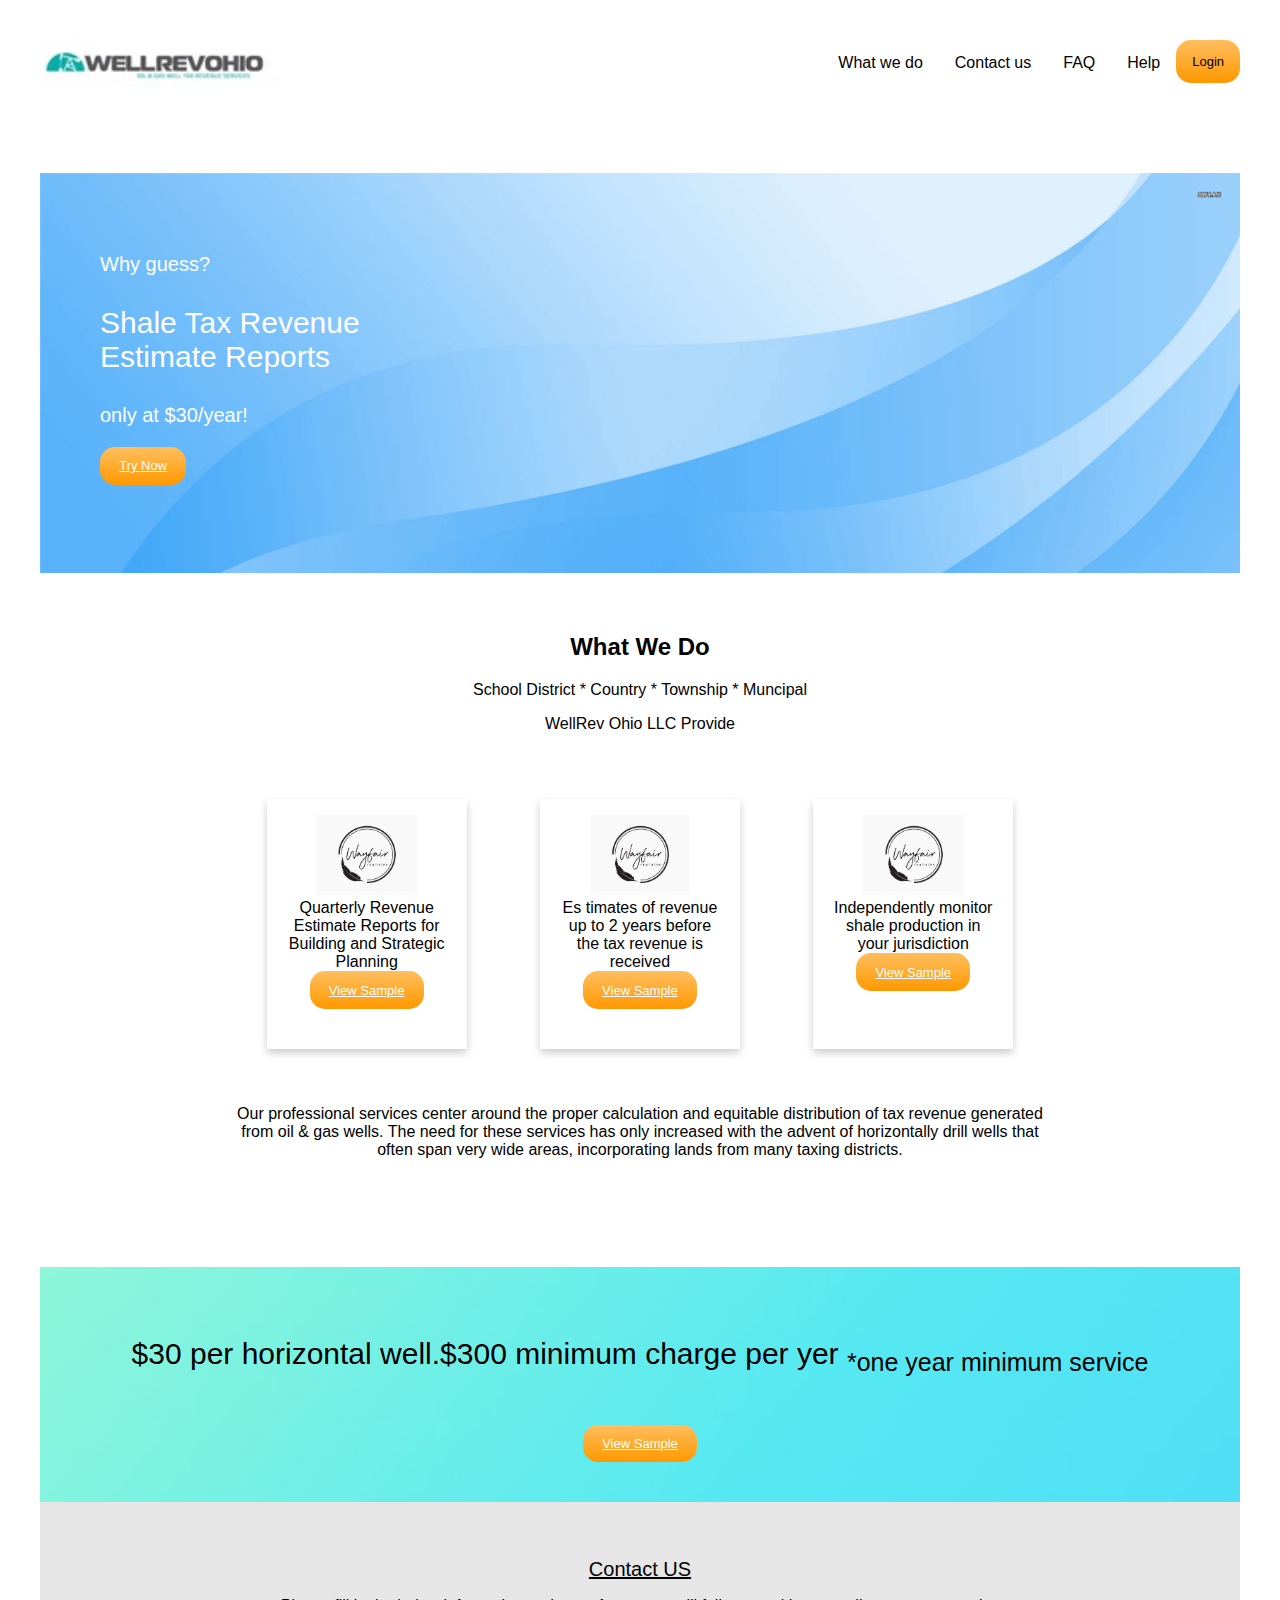
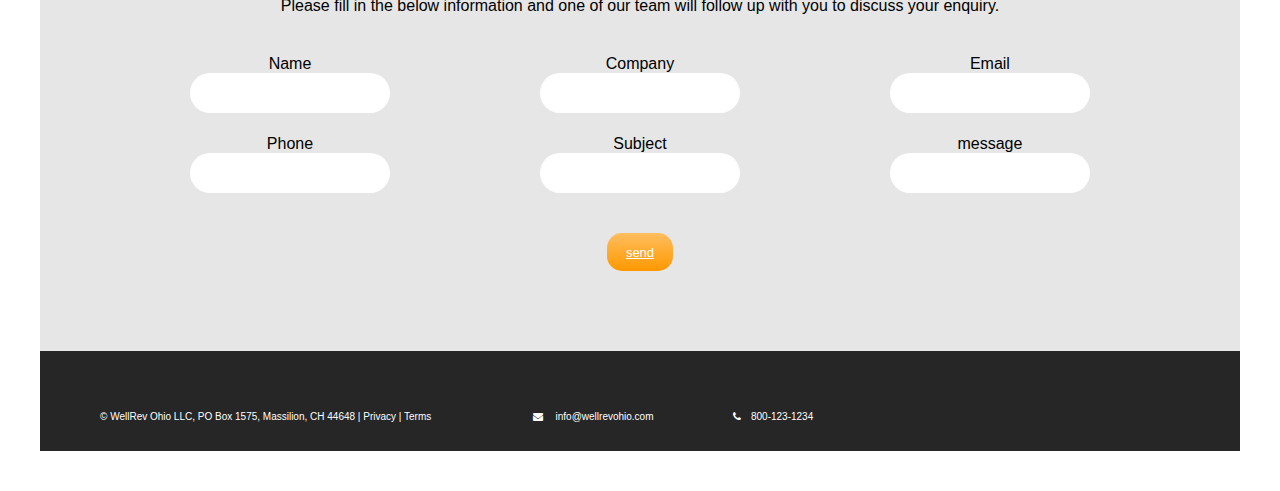
<file: home/index.html>
<!DOCTYPE html>
<html lang="en">
<head>
<title>WELLREVOHIO</title>
<meta charset="utf-8">
<meta name="viewport" content="width=device-width, initial-scale=1">
<link rel="stylesheet" href="https://cdnjs.cloudflare.com/ajax/libs/font-awesome/4.7.0/css/font-awesome.min.css">
<style>
* {
  box-sizing: border-box;
  font-family: "Lucida Sans Unicode", "Lucida Grande", sans-serif
}
#p1{
  color: white;
}
body {
  width:100%; 
  height:100%;
  vertical-align: center;

  align-items: center;
  margin: 0 auto;
  font-family: Arial, Helvetica, sans-serif;

}

/* Style the top navigation bar */
.topnav {
  overflow: hidden;
  background-color: white;
}

/* Style the topnav links */
.topnav a {
  float: right;
  display: block;
  color: black;
  text-align: right;
  padding: 14px 16px;
  text-decoration: none;
}
div{
  padding: 40px;

}
/* Change color on hover */
.topnav a:hover {
  background-color: #ddd;
  color: black;
}

/* Style the content */
.content {
  background-color: #ddd;
  padding: 60px;
  height: 400px; 
text-align: left;

  /* Should be removed. Only for demonstration */
}

/* Style the footer */
.footer {
  background-color: #f1f1f1;
  padding: 10px;
}

/* Float four columns side by side */
.column {
  float: left;
  width: 33.33%;
  padding: 0 10px;
}

.row {
  margin: auto;
  width: 70%;
  border: 0px  ;
  padding: 10px;
  align-items: center;
  margin: 0 -5px;}

/* Clear floats after the columns */
.row:after {
   
  content: "";
  display: table;
  clear: both;
}

/* Responsive columns */
@media screen and (max-width: 200px) {
  .column {
    
    display: block;
    margin-bottom: 10px;
  }
}

/* Style the counter cards */
.card {
   max-width: 200px;
  height: 250px;
  box-shadow: 0 4px 8px 0 rgba(0, 0, 0, 0.2);
  padding: 16px;
  text-align: center;
  background-color: white;
  color: black;
}




.column1 {
   border: 0px solid ;
  float: left;
  width: 33.33%;
  padding: 0 10px;
}
.row1{
  margin: auto;
  width: 100%
  padding: 10px;
  align-items: center;
  margin: 0 -5px;}

 Clearfix (clear floats) 
.row1::after {
  content: "";
  clear: both;
  display: table;
  padding: 10px;
}
/*button*/


.g-btn--yellow {
    background: -webkit-gradient(linear, left top, left bottom, from(#FFBE5F), to(#FF9800));
    background: linear-gradient(#FFBE5F, #FF9800)
}
.g-btn--yellow.has-border {
    border-color: #ec8d00
}
.g-btn--yellow:hover {
    background: #FF9800
}
.g-btn {
  border-radius: 15px;
    border: 0;
    color: #fff;
    cursor: pointer;
    display: inline-block;
    font-size: 13px;
    padding: .7rem 1.2rem;
    outline: 0
}


/*Textbox*/
#rcorners2 {
  border-radius: 25px;
  border: 0px solid ;
  padding: 20px; 
  width: 200px;
  height:0px;  
}
#bg2{
  background-image: url('bg2.jpg'); 
  background-repeat: no-repeat;  
  background-size: 100%;
}
#sec2{
    padding: 16px;
}

.footer
{
  background-color: #262626;
}
</style>
</head>
<body>

<div class="topnav">
 <img style="width: 20%" src="logo.jpg">
 <a href="login.html" class="g-btn g-btn--yellow radius-md" style="background-color:#f1bb4e">Login</a>
  <a href="#contact">Help</a> 
  <a href="#contact">FAQ</a>
  <a href="#contact">Contact us</a>
  <a href="#what">What we do</a>
  
  
   
 
</div>

<div align="center">

<section id="home">
<div style="background-image: url('bg.jpg'); background-size: 100%;" class="content">
<p style="font-size:20px ;color:white;">Why guess?</p>
     <p style="font-size: 30px; color:white;"> Shale Tax Revenue <br>Estimate Reports </p>
      
     <p style="font-size:20px ;color:white;">only at  $30/year!</p>
     <a href="about" class="g-btn g-btn--yellow radius-md" style="background-color:#f1bb4e">Try Now</a>
</div></section>
<section>
<div id="what" class="sec" ><center>
  <h2>What We Do</h2>
  <p>School District * Country * Township * Muncipal</p>
  <p>WellRev Ohio LLC Provide</p></section>

  <div class="row">
  <div class="column">
    <div class="card">
       <img src="1.jpg" alt="Snow" style="width:60%">
    <br>Quarterly Revenue Estimate Reports for Building and Strategic Planning
    <br>
   <a href="sample" class="g-btn g-btn--yellow radius-md" style="background-color:#f1bb4e">View Sample</a>
    </div>
  </div>

  <div class="column">
    <div class="card">
     <img src="1.jpg" alt="Snow" style="width:60%"><br>
   Es timates of revenue up to 2 years before the tax revenue is received <br>
     <a href="sample" class="g-btn g-btn--yellow radius-md" style="background-color:#f1bb4e">View Sample</a>

    </div>
  </div>
  
  <div class="column">
    <div class="card">
      <img src="1.jpg" alt="Snow" style="width:60%"><br>
    Independently monitor shale production in your jurisdiction<br>
   <a href="sample" class="g-btn g-btn--yellow radius-md" style="background-color:#f1bb4e">View Sample</a>
    </div>
  </div>
  
 
</div>
<div class="row">
  <br><br>
   Our professional services center around the proper calculation and equitable distribution of tax revenue generated from oil & gas wells. The need for these services has only increased with the advent of horizontally drill wells that often span very wide areas, incorporating lands from many taxing districts.
</div>

<br><div align="center">
</div>

</center>
<section id="bg2">
<div >
  <center>
 <p style="font-size: 30px"> $30 per horizontal well.$300 minimum charge per yer <sub>
    *one year minimum service</sub> </p>
<br>
   <a href="sample" class="g-btn g-btn--yellow radius-md" style="background-color:#f1bb4e">View Sample</a>

</div></section>
<section id="contact" style="background-color: #e6e6e6;">
<div>
  <center>
    <div id="sec2">
   <u style="font-size: 20px;">Contact US</u><br></div>
   Please fill in the below information and one of our team will follow up with you to discuss your enquiry.
   <div class="row1">
     <div class="column1">
       Name<br><input type="text" name="textbox1" id="rcorners2">
     </div>
     <div class="column1">
        Company<br><input type="text" name="textbox1" id="rcorners2">
     </div>
     <div class="column1">
        Email<br><input type="text" name="textbox1" id="rcorners2">
     </div>
   </div> 
    <div class="row1">
     <div class="column1">
       Phone<br><input type="text" name="textbox1" id="rcorners2">
     </div>
     <div class="column1">
        Subject<br><input type="text" name="textbox1" id="rcorners2">
     </div>
     <div class="column1">
       message<br><input type="text" name="textbox1" id="rcorners2">
     </div>
   </div> 
   <br>
   <div> <a href="send" class="g-btn g-btn--yellow " style="background-color:#f1bb4e">send</a></div>
  
  </center>
</div></section>
<div class="footer">
  <div class="row2">
    <div class="column">
  <p id="p1" align="left" style="font-size: 10px">&#169; WellRev Ohio LLC, PO Box 1575, Massilion, CH 44648 | Privacy | Terms </p></div>
   
  <div class="column">

  <p id="p1" align="right" style="font-size: 10px"><i class="fa fa-envelope" style="font-size:10px;color:white"></i> &emsp;info@wellrevohio.com &emsp; &emsp; &emsp; &emsp; &emsp; &emsp; <i class="fa fa-phone" style="font-size:10px;color:white"></i>&emsp;800-123-1234 </p></div>
  <div class="column">
    
  </div>

</div>
</div>
</div>
</body>
</html>
</file>
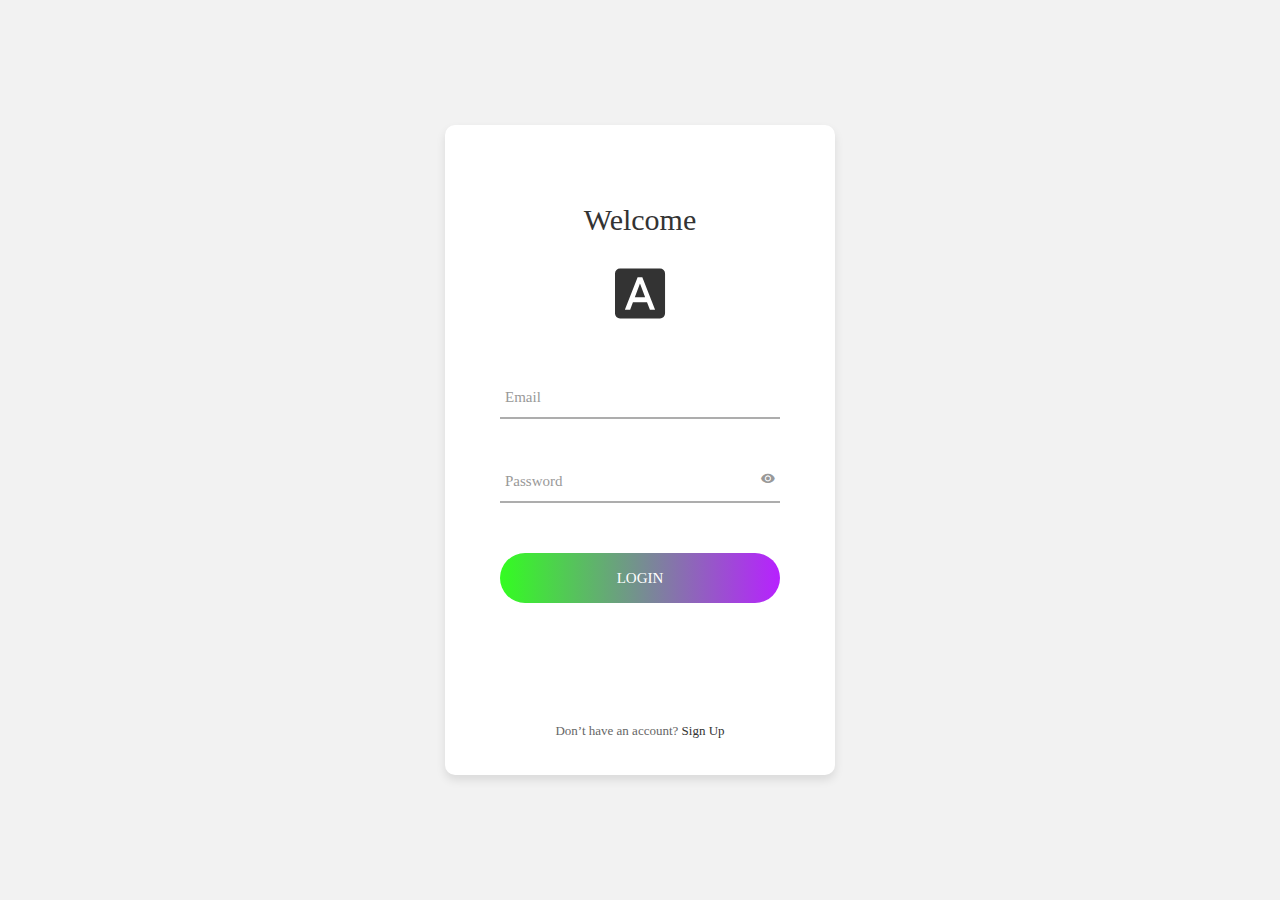
<file: Logintask2/Login/index.html>
<!DOCTYPE html>
<html lang="en">
<head>
	<title>Login V2</title>
	<meta charset="UTF-8">
	<meta name="viewport" content="width=device-width, initial-scale=1">
<!--===============================================================================================-->	
	<link rel="icon" type="image/png" href="images/icons/favicon.ico"/>
<!--===============================================================================================-->
	<link rel="stylesheet" type="text/css" href="vendor/bootstrap/css/bootstrap.min.css">
<!--===============================================================================================-->
	<link rel="stylesheet" type="text/css" href="fonts/font-awesome-4.7.0/css/font-awesome.min.css">
<!--===============================================================================================-->
	<link rel="stylesheet" type="text/css" href="fonts/iconic/css/material-design-iconic-font.min.css">
<!--===============================================================================================-->
	<link rel="stylesheet" type="text/css" href="vendor/animate/animate.css">
<!--===============================================================================================-->	
	<link rel="stylesheet" type="text/css" href="vendor/css-hamburgers/hamburgers.min.css">
<!--===============================================================================================-->
	<link rel="stylesheet" type="text/css" href="vendor/animsition/css/animsition.min.css">
<!--===============================================================================================-->
	<link rel="stylesheet" type="text/css" href="vendor/select2/select2.min.css">
<!--===============================================================================================-->	
	<link rel="stylesheet" type="text/css" href="vendor/daterangepicker/daterangepicker.css">
<!--===============================================================================================-->
	<link rel="stylesheet" type="text/css" href="css/util.css">
	<link rel="stylesheet" type="text/css" href="css/main.css">
<!--===============================================================================================-->
<script >

</script>

<!--<script>
function myFunction() {
	var x = document.getElementById("email").value;
    document.cookie ="username"+ x;
}
</script>-->
</head>

<body>
	
	<div class="limiter">
		<div class="container-login100">
			<div class="wrap-login100">
				<form class="login100-form validate-form" action="" method="post">
					<span class="login100-form-title p-b-26">
						Welcome
					</span>
					<span class="login100-form-title p-b-48">
						<i class="zmdi zmdi-font"></i>
					</span>

					<div class="wrap-input100 validate-input" data-validate = "Valid email is: a@b.c">
						<input class="input100" type="text" id="email" name="email">
						<span class="focus-input100" data-placeholder="Email"></span>
					</div>

					<div class="wrap-input100 validate-input" data-validate="Enter password">
						<span class="btn-show-pass">
							<i class="zmdi zmdi-eye"></i>
						</span>
						<input class="input100" type="password" name="pass">
						<span class="focus-input100" data-placeholder="Password"></span>
					</div>

					<div class="container-login100-form-btn">
						<div class="wrap-login100-form-btn">
							<div class="login100-form-bgbtn"></div>
							<button class="login100-form-btn" id="myBtn" >
								Login
							</button>
						</div>
					</div>

					<div class="text-center p-t-115">
						<span class="txt1">
							Don’t have an account?
						</span>

						<a class="txt2" href="#">
							Sign Up
						</a>
					</div>
				</form>
			</div>
		</div>
	</div>
	

	<div id="dropDownSelect1"></div>

<!--===============================================================================================-->
	<script src="vendor/jquery/jquery-3.2.1.min.js"></script>
		<script src="vendor/jquery-cookie-master/src/jquery.cookie.js"></script>
<!--===============================================================================================-->
	<script src="vendor/animsition/js/animsition.min.js"></script>
<!--===============================================================================================-->
	<script src="vendor/bootstrap/js/popper.js"></script>
	<script src="vendor/bootstrap/js/bootstrap.min.js"></script>
<!--===============================================================================================-->
	<script src="vendor/select2/select2.min.js"></script>
<!--===============================================================================================-->
	<script src="vendor/daterangepicker/moment.min.js"></script>
	<script src="vendor/daterangepicker/daterangepicker.js"></script>
<!--===============================================================================================-->
	<script src="vendor/countdowntime/countdowntime.js"></script>
<!--===============================================================================================-->
	<script src="js/main.js"></script>

</body>
</html>
</file>
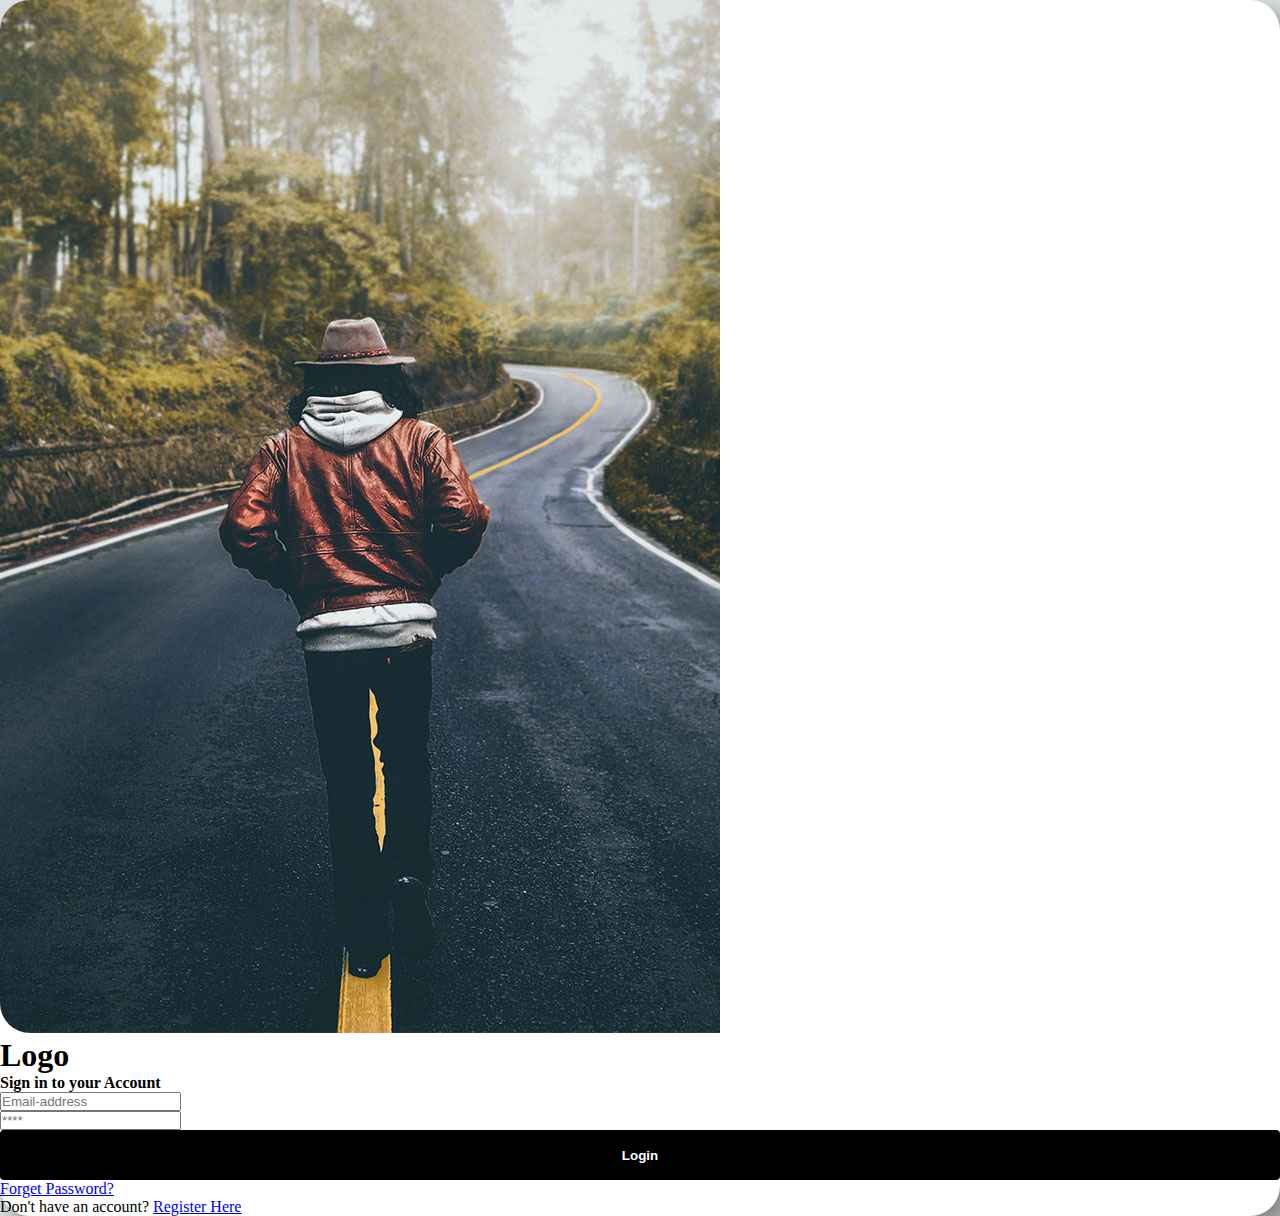
<file: bootstrap_homepage/login.html>
<!doctype html>
<html lang="en">
  <head>
    <!-- Required meta tags -->
    <meta charset="utf-8">
    <meta name="viewport" content="width=device-width, initial-scale=1, shrink-to-fit=no">

    <!-- Bootstrap CSS -->
    <link rel="stylesheet" href="https://cdn.jsdelivr.net/npm/bootstrap@4.5.3/dist/css/bootstrap.min.css" integrity="sha384-TX8t27EcRE3e/ihU7zmQxVncDAy5uIKz4rEkgIXeMed4M0jlfIDPvg6uqKI2xXr2" crossorigin="anonymous">

    <title>Hello, world!</title>
    <style type="text/css">
        *{
            padding: 0;
            margin: 0;
            box-sizing: border-box;

        }
        body{
            background: rgb(219,226,226);
        }
        .row
        {
            background: white;
            border-radius: 30px;
            box-shadow: 12px 12px 22px grey;
        }
        img{
            border-top-left-radius: 30px;
            border-bottom-left-radius: 30px;

        }
        .btn1{
            border:none;
            outline: none;
            height: 50px;
            width:100%;
            background-color: black;
            color:white;
            border-radius: 4px;
            font-weight: bold;

        }
        .btn1:hover{
            background: white;
            border:1px solid;
            color:black;
        }

    </style>
  </head>
  <body>
    <section class="form my-4 mx-5">
        <div class="container">
            <div class="row no-gutters"> <!--for the border edge shaping curved-->
                <div class="col-lg-5">
                    <img src="asset/bg-01.jpg" class="img-fluid" alt="">   
                </div>

                <!-- When you are using image you have to give this class-->
            
            <div class="col-lg-7 px-5 pt-5">
                <h1 class="font-weight-bold py-3">Logo</h1>
                <h4>Sign in to your Account</h4>
                <form>
                    <div class="form-row">
                        <div class="col-lg-7">
                            <input type="email" class="form-control my-3 p-4" placeholder="Email-address" required >
                        </div>
                    </div>
                    <div class="form-row">
                        <div class="col-lg-7">
                            <input type="password" class="form-control my-3 p-4" placeholder="****" required >
                        </div>
                    </div>
                    <div class="form-row">
                        <div class="col-lg-7">
                           <input type="submit" name="button" class="btn1 mt-3 mb-5" value="Login">
                        </div>
                    </div>
                    <a href="#">Forget Password?</a>
                    <p>Don't have an account? <a href="#">Register Here</a></p>
                </form>
            </div>
</div>
        </div> 
    </section>
    <script src="https://code.jquery.com/jquery-3.5.1.slim.min.js" integrity="sha384-DfXdz2htPH0lsSSs5nCTpuj/zy4C+OGpamoFVy38MVBnE+IbbVYUew+OrCXaRkfj" crossorigin="anonymous"></script>
    <script src="https://cdn.jsdelivr.net/npm/bootstrap@4.5.3/dist/js/bootstrap.bundle.min.js" integrity="sha384-ho+j7jyWK8fNQe+A12Hb8AhRq26LrZ/JpcUGGOn+Y7RsweNrtN/tE3MoK7ZeZDyx" crossorigin="anonymous"></script>

    <!-- Option 2: jQuery, Popper.js, and Bootstrap JS
    <script src="https://code.jquery.com/jquery-3.5.1.slim.min.js" integrity="sha384-DfXdz2htPH0lsSSs5nCTpuj/zy4C+OGpamoFVy38MVBnE+IbbVYUew+OrCXaRkfj" crossorigin="anonymous"></script>
    <script src="https://cdn.jsdelivr.net/npm/popper.js@1.16.1/dist/umd/popper.min.js" integrity="sha384-9/reFTGAW83EW2RDu2S0VKaIzap3H66lZH81PoYlFhbGU+6BZp6G7niu735Sk7lN" crossorigin="anonymous"></script>
    <script src="https://cdn.jsdelivr.net/npm/bootstrap@4.5.3/dist/js/bootstrap.min.js" integrity="sha384-w1Q4orYjBQndcko6MimVbzY0tgp4pWB4lZ7lr30WKz0vr/aWKhXdBNmNb5D92v7s" crossorigin="anonymous"></script>
    -->
  </body>
</html>
</file>
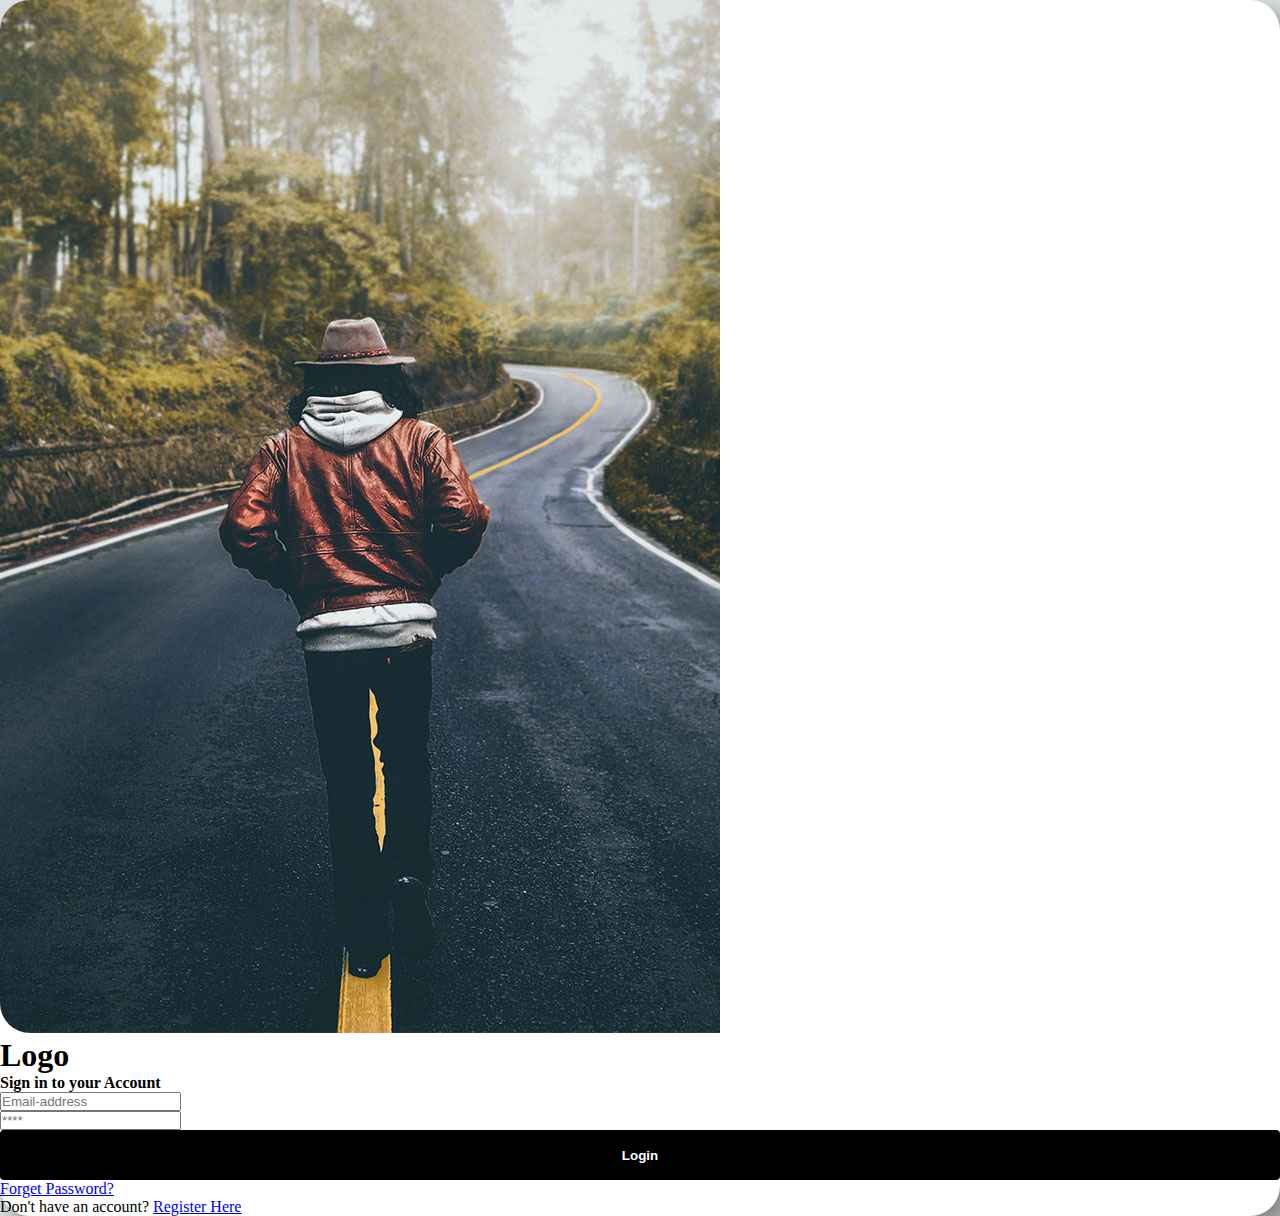
<file: home/login.html>
<!doctype html>
<html lang="en">
  <head>
    <!-- Required meta tags -->
    <meta charset="utf-8">
    <meta name="viewport" content="width=device-width, initial-scale=1, shrink-to-fit=no">

    <!-- Bootstrap CSS -->
    <link rel="stylesheet" href="https://cdn.jsdelivr.net/npm/bootstrap@4.5.3/dist/css/bootstrap.min.css" integrity="sha384-TX8t27EcRE3e/ihU7zmQxVncDAy5uIKz4rEkgIXeMed4M0jlfIDPvg6uqKI2xXr2" crossorigin="anonymous">

    <title>Hello, world!</title>
    <style type="text/css">
        *{
            padding: 0;
            margin: 0;
            box-sizing: border-box;

        }
        body{
            background: rgb(219,226,226);
        }
        .row
        {
            background: white;
            border-radius: 30px;
            box-shadow: 12px 12px 22px grey;
        }
        img{
            border-top-left-radius: 30px;
            border-bottom-left-radius: 30px;

        }
        .btn1{
            border:none;
            outline: none;
            height: 50px;
            width:100%;
            background-color: black;
            color:white;
            border-radius: 4px;
            font-weight: bold;

        }
        .btn1:hover{
            background: white;
            border:1px solid;
            color:black;
        }

    </style>
  </head>
  <body>
    <section class="form my-4 mx-5">
        <div class="container">
            <div class="row no-gutters"> <!--for the border edge shaping curved-->
                <div class="col-lg-5">
                    <img src="./bg-01.jpg" class="img-fluid" alt="">   
                </div>

                <!-- When you are using image you have to give this class-->
            
            <div class="col-lg-7 px-5 pt-5">
                <h1 class="font-weight-bold py-3">Logo</h1>
                <h4>Sign in to your Account</h4>
                <form>
                    <div class="form-row">
                        <div class="col-lg-7">
                            <input type="email" class="form-control my-3 p-4" placeholder="Email-address" required >
                        </div>
                    </div>
                    <div class="form-row">
                        <div class="col-lg-7">
                            <input type="password" class="form-control my-3 p-4" placeholder="****" required >
                        </div>
                    </div>
                    <div class="form-row">
                        <div class="col-lg-7">
                           <input type="submit" name="button" class="btn1 mt-3 mb-5" value="Login">
                        </div>
                    </div>
                    <a href="#">Forget Password?</a>
                    <p>Don't have an account? <a href="#">Register Here</a></p>
                </form>
            </div>
</div>
        </div> 
    </section>
    <script src="https://code.jquery.com/jquery-3.5.1.slim.min.js" integrity="sha384-DfXdz2htPH0lsSSs5nCTpuj/zy4C+OGpamoFVy38MVBnE+IbbVYUew+OrCXaRkfj" crossorigin="anonymous"></script>
    <script src="https://cdn.jsdelivr.net/npm/bootstrap@4.5.3/dist/js/bootstrap.bundle.min.js" integrity="sha384-ho+j7jyWK8fNQe+A12Hb8AhRq26LrZ/JpcUGGOn+Y7RsweNrtN/tE3MoK7ZeZDyx" crossorigin="anonymous"></script>

    <!-- Option 2: jQuery, Popper.js, and Bootstrap JS
    <script src="https://code.jquery.com/jquery-3.5.1.slim.min.js" integrity="sha384-DfXdz2htPH0lsSSs5nCTpuj/zy4C+OGpamoFVy38MVBnE+IbbVYUew+OrCXaRkfj" crossorigin="anonymous"></script>
    <script src="https://cdn.jsdelivr.net/npm/popper.js@1.16.1/dist/umd/popper.min.js" integrity="sha384-9/reFTGAW83EW2RDu2S0VKaIzap3H66lZH81PoYlFhbGU+6BZp6G7niu735Sk7lN" crossorigin="anonymous"></script>
    <script src="https://cdn.jsdelivr.net/npm/bootstrap@4.5.3/dist/js/bootstrap.min.js" integrity="sha384-w1Q4orYjBQndcko6MimVbzY0tgp4pWB4lZ7lr30WKz0vr/aWKhXdBNmNb5D92v7s" crossorigin="anonymous"></script>
    -->
  </body>
</html>
</file>
<file: Logintask2/Login/vendor/daterangepicker/daterangepicker.css>
.daterangepicker {
  position: absolute;
  color: inherit;
  background-color: #fff;
  border-radius: 4px;
  width: 278px;
  padding: 4px;
  margin-top: 1px;
  top: 100px;
  left: 20px;
  /* Calendars */ }
  .daterangepicker:before, .daterangepicker:after {
    position: absolute;
    display: inline-block;
    border-bottom-color: rgba(0, 0, 0, 0.2);
    content: ''; }
  .daterangepicker:before {
    top: -7px;
    border-right: 7px solid transparent;
    border-left: 7px solid transparent;
    border-bottom: 7px solid #ccc; }
  .daterangepicker:after {
    top: -6px;
    border-right: 6px solid transparent;
    border-bottom: 6px solid #fff;
    border-left: 6px solid transparent; }
  .daterangepicker.opensleft:before {
    right: 9px; }
  .daterangepicker.opensleft:after {
    right: 10px; }
  .daterangepicker.openscenter:before {
    left: 0;
    right: 0;
    width: 0;
    margin-left: auto;
    margin-right: auto; }
  .daterangepicker.openscenter:after {
    left: 0;
    right: 0;
    width: 0;
    margin-left: auto;
    margin-right: auto; }
  .daterangepicker.opensright:before {
    left: 9px; }
  .daterangepicker.opensright:after {
    left: 10px; }
  .daterangepicker.dropup {
    margin-top: -5px; }
    .daterangepicker.dropup:before {
      top: initial;
      bottom: -7px;
      border-bottom: initial;
      border-top: 7px solid #ccc; }
    .daterangepicker.dropup:after {
      top: initial;
      bottom: -6px;
      border-bottom: initial;
      border-top: 6px solid #fff; }
  .daterangepicker.dropdown-menu {
    max-width: none;
    z-index: 3001; }
  .daterangepicker.single .ranges, .daterangepicker.single .calendar {
    float: none; }
  .daterangepicker.show-calendar .calendar {
    display: block; }
  .daterangepicker .calendar {
    display: none;
    max-width: 270px;
    margin: 4px; }
    .daterangepicker .calendar.single .calendar-table {
      border: none; }
    .daterangepicker .calendar th, .daterangepicker .calendar td {
      white-space: nowrap;
      text-align: center;
      min-width: 32px; }
  .daterangepicker .calendar-table {
    border: 1px solid #fff;
    padding: 4px;
    border-radius: 4px;
    background-color: #fff; }
  .daterangepicker table {
    width: 100%;
    margin: 0; }
  .daterangepicker td, .daterangepicker th {
    text-align: center;
    width: 20px;
    height: 20px;
    border-radius: 4px;
    border: 1px solid transparent;
    white-space: nowrap;
    cursor: pointer; }
    .daterangepicker td.available:hover, .daterangepicker th.available:hover {
      background-color: #eee;
      border-color: transparent;
      color: inherit; }
    .daterangepicker td.week, .daterangepicker th.week {
      font-size: 80%;
      color: #ccc; }
  .daterangepicker td.off, .daterangepicker td.off.in-range, .daterangepicker td.off.start-date, .daterangepicker td.off.end-date {
    background-color: #fff;
    border-color: transparent;
    color: #999; }
  .daterangepicker td.in-range {
    background-color: #ebf4f8;
    border-color: transparent;
    color: #000;
    border-radius: 0; }
  .daterangepicker td.start-date {
    border-radius: 4px 0 0 4px; }
  .daterangepicker td.end-date {
    border-radius: 0 4px 4px 0; }
  .daterangepicker td.start-date.end-date {
    border-radius: 4px; }
  .daterangepicker td.active, .daterangepicker td.active:hover {
    background-color: #357ebd;
    border-color: transparent;
    color: #fff; }
  .daterangepicker th.month {
    width: auto; }
  .daterangepicker td.disabled, .daterangepicker option.disabled {
    color: #999;
    cursor: not-allowed;
    text-decoration: line-through; }
  .daterangepicker select.monthselect, .daterangepicker select.yearselect {
    font-size: 12px;
    padding: 1px;
    height: auto;
    margin: 0;
    cursor: default; }
  .daterangepicker select.monthselect {
    margin-right: 2%;
    width: 56%; }
  .daterangepicker select.yearselect {
    width: 40%; }
  .daterangepicker select.hourselect, .daterangepicker select.minuteselect, .daterangepicker select.secondselect, .daterangepicker select.ampmselect {
    width: 50px;
    margin-bottom: 0; }
  .daterangepicker .input-mini {
    border: 1px solid #ccc;
    border-radius: 4px;
    color: #555;
    height: 30px;
    line-height: 30px;
    display: block;
    vertical-align: middle;
    margin: 0 0 5px 0;
    padding: 0 6px 0 28px;
    width: 100%; }
    .daterangepicker .input-mini.active {
      border: 1px solid #08c;
      border-radius: 4px; }
  .daterangepicker .daterangepicker_input {
    position: relative; }
    .daterangepicker .daterangepicker_input i {
      position: absolute;
      left: 8px;
      top: 8px; }
  .daterangepicker.rtl .input-mini {
    padding-right: 28px;
    padding-left: 6px; }
  .daterangepicker.rtl .daterangepicker_input i {
    left: auto;
    right: 8px; }
  .daterangepicker .calendar-time {
    text-align: center;
    margin: 5px auto;
    line-height: 30px;
    position: relative;
    padding-left: 28px; }
    .daterangepicker .calendar-time select.disabled {
      color: #ccc;
      cursor: not-allowed; }

.ranges {
  font-size: 11px;
  float: none;
  margin: 4px;
  text-align: left; }
  .ranges ul {
    list-style: none;
    margin: 0 auto;
    padding: 0;
    width: 100%; }
  .ranges li {
    font-size: 13px;
    background-color: #f5f5f5;
    border: 1px solid #f5f5f5;
    border-radius: 4px;
    color: #08c;
    padding: 3px 12px;
    margin-bottom: 8px;
    cursor: pointer; }
    .ranges li:hover {
      background-color: #08c;
      border: 1px solid #08c;
      color: #fff; }
    .ranges li.active {
      background-color: #08c;
      border: 1px solid #08c;
      color: #fff; }

/*  Larger Screen Styling */
@media (min-width: 564px) {
  .daterangepicker {
    width: auto; }
    .daterangepicker .ranges ul {
      width: 160px; }
    .daterangepicker.single .ranges ul {
      width: 100%; }
    .daterangepicker.single .calendar.left {
      clear: none; }
    .daterangepicker.single.ltr .ranges, .daterangepicker.single.ltr .calendar {
      float: left; }
    .daterangepicker.single.rtl .ranges, .daterangepicker.single.rtl .calendar {
      float: right; }
    .daterangepicker.ltr {
      direction: ltr;
      text-align: left; }
      .daterangepicker.ltr .calendar.left {
        clear: left;
        margin-right: 0; }
        .daterangepicker.ltr .calendar.left .calendar-table {
          border-right: none;
          border-top-right-radius: 0;
          border-bottom-right-radius: 0; }
      .daterangepicker.ltr .calendar.right {
        margin-left: 0; }
        .daterangepicker.ltr .calendar.right .calendar-table {
          border-left: none;
          border-top-left-radius: 0;
          border-bottom-left-radius: 0; }
      .daterangepicker.ltr .left .daterangepicker_input {
        padding-right: 12px; }
      .daterangepicker.ltr .calendar.left .calendar-table {
        padding-right: 12px; }
      .daterangepicker.ltr .ranges, .daterangepicker.ltr .calendar {
        float: left; }
    .daterangepicker.rtl {
      direction: rtl;
      text-align: right; }
      .daterangepicker.rtl .calendar.left {
        clear: right;
        margin-left: 0; }
        .daterangepicker.rtl .calendar.left .calendar-table {
          border-left: none;
          border-top-left-radius: 0;
          border-bottom-left-radius: 0; }
      .daterangepicker.rtl .calendar.right {
        margin-right: 0; }
        .daterangepicker.rtl .calendar.right .calendar-table {
          border-right: none;
          border-top-right-radius: 0;
          border-bottom-right-radius: 0; }
      .daterangepicker.rtl .left .daterangepicker_input {
        padding-left: 12px; }
      .daterangepicker.rtl .calendar.left .calendar-table {
        padding-left: 12px; }
      .daterangepicker.rtl .ranges, .daterangepicker.rtl .calendar {
        text-align: right;
        float: right; } }
@media (min-width: 730px) {
  .daterangepicker .ranges {
    width: auto; }
  .daterangepicker.ltr .ranges {
    float: left; }
  .daterangepicker.rtl .ranges {
    float: right; }
  .daterangepicker .calendar.left {
    clear: none !important; } }
</file>
<file: Logintask2/Login/css/util.css>
/*[ FONT SIZE ]
///////////////////////////////////////////////////////////
*/
.fs-1 {font-size: 1px;}
.fs-2 {font-size: 2px;}
.fs-3 {font-size: 3px;}
.fs-4 {font-size: 4px;}
.fs-5 {font-size: 5px;}
.fs-6 {font-size: 6px;}
.fs-7 {font-size: 7px;}
.fs-8 {font-size: 8px;}
.fs-9 {font-size: 9px;}
.fs-10 {font-size: 10px;}
.fs-11 {font-size: 11px;}
.fs-12 {font-size: 12px;}
.fs-13 {font-size: 13px;}
.fs-14 {font-size: 14px;}
.fs-15 {font-size: 15px;}
.fs-16 {font-size: 16px;}
.fs-17 {font-size: 17px;}
.fs-18 {font-size: 18px;}
.fs-19 {font-size: 19px;}
.fs-20 {font-size: 20px;}
.fs-21 {font-size: 21px;}
.fs-22 {font-size: 22px;}
.fs-23 {font-size: 23px;}
.fs-24 {font-size: 24px;}
.fs-25 {font-size: 25px;}
.fs-26 {font-size: 26px;}
.fs-27 {font-size: 27px;}
.fs-28 {font-size: 28px;}
.fs-29 {font-size: 29px;}
.fs-30 {font-size: 30px;}
.fs-31 {font-size: 31px;}
.fs-32 {font-size: 32px;}
.fs-33 {font-size: 33px;}
.fs-34 {font-size: 34px;}
.fs-35 {font-size: 35px;}
.fs-36 {font-size: 36px;}
.fs-37 {font-size: 37px;}
.fs-38 {font-size: 38px;}
.fs-39 {font-size: 39px;}
.fs-40 {font-size: 40px;}
.fs-41 {font-size: 41px;}
.fs-42 {font-size: 42px;}
.fs-43 {font-size: 43px;}
.fs-44 {font-size: 44px;}
.fs-45 {font-size: 45px;}
.fs-46 {font-size: 46px;}
.fs-47 {font-size: 47px;}
.fs-48 {font-size: 48px;}
.fs-49 {font-size: 49px;}
.fs-50 {font-size: 50px;}
.fs-51 {font-size: 51px;}
.fs-52 {font-size: 52px;}
.fs-53 {font-size: 53px;}
.fs-54 {font-size: 54px;}
.fs-55 {font-size: 55px;}
.fs-56 {font-size: 56px;}
.fs-57 {font-size: 57px;}
.fs-58 {font-size: 58px;}
.fs-59 {font-size: 59px;}
.fs-60 {font-size: 60px;}
.fs-61 {font-size: 61px;}
.fs-62 {font-size: 62px;}
.fs-63 {font-size: 63px;}
.fs-64 {font-size: 64px;}
.fs-65 {font-size: 65px;}
.fs-66 {font-size: 66px;}
.fs-67 {font-size: 67px;}
.fs-68 {font-size: 68px;}
.fs-69 {font-size: 69px;}
.fs-70 {font-size: 70px;}
.fs-71 {font-size: 71px;}
.fs-72 {font-size: 72px;}
.fs-73 {font-size: 73px;}
.fs-74 {font-size: 74px;}
.fs-75 {font-size: 75px;}
.fs-76 {font-size: 76px;}
.fs-77 {font-size: 77px;}
.fs-78 {font-size: 78px;}
.fs-79 {font-size: 79px;}
.fs-80 {font-size: 80px;}
.fs-81 {font-size: 81px;}
.fs-82 {font-size: 82px;}
.fs-83 {font-size: 83px;}
.fs-84 {font-size: 84px;}
.fs-85 {font-size: 85px;}
.fs-86 {font-size: 86px;}
.fs-87 {font-size: 87px;}
.fs-88 {font-size: 88px;}
.fs-89 {font-size: 89px;}
.fs-90 {font-size: 90px;}
.fs-91 {font-size: 91px;}
.fs-92 {font-size: 92px;}
.fs-93 {font-size: 93px;}
.fs-94 {font-size: 94px;}
.fs-95 {font-size: 95px;}
.fs-96 {font-size: 96px;}
.fs-97 {font-size: 97px;}
.fs-98 {font-size: 98px;}
.fs-99 {font-size: 99px;}
.fs-100 {font-size: 100px;}
.fs-101 {font-size: 101px;}
.fs-102 {font-size: 102px;}
.fs-103 {font-size: 103px;}
.fs-104 {font-size: 104px;}
.fs-105 {font-size: 105px;}
.fs-106 {font-size: 106px;}
.fs-107 {font-size: 107px;}
.fs-108 {font-size: 108px;}
.fs-109 {font-size: 109px;}
.fs-110 {font-size: 110px;}
.fs-111 {font-size: 111px;}
.fs-112 {font-size: 112px;}
.fs-113 {font-size: 113px;}
.fs-114 {font-size: 114px;}
.fs-115 {font-size: 115px;}
.fs-116 {font-size: 116px;}
.fs-117 {font-size: 117px;}
.fs-118 {font-size: 118px;}
.fs-119 {font-size: 119px;}
.fs-120 {font-size: 120px;}
.fs-121 {font-size: 121px;}
.fs-122 {font-size: 122px;}
.fs-123 {font-size: 123px;}
.fs-124 {font-size: 124px;}
.fs-125 {font-size: 125px;}
.fs-126 {font-size: 126px;}
.fs-127 {font-size: 127px;}
.fs-128 {font-size: 128px;}
.fs-129 {font-size: 129px;}
.fs-130 {font-size: 130px;}
.fs-131 {font-size: 131px;}
.fs-132 {font-size: 132px;}
.fs-133 {font-size: 133px;}
.fs-134 {font-size: 134px;}
.fs-135 {font-size: 135px;}
.fs-136 {font-size: 136px;}
.fs-137 {font-size: 137px;}
.fs-138 {font-size: 138px;}
.fs-139 {font-size: 139px;}
.fs-140 {font-size: 140px;}
.fs-141 {font-size: 141px;}
.fs-142 {font-size: 142px;}
.fs-143 {font-size: 143px;}
.fs-144 {font-size: 144px;}
.fs-145 {font-size: 145px;}
.fs-146 {font-size: 146px;}
.fs-147 {font-size: 147px;}
.fs-148 {font-size: 148px;}
.fs-149 {font-size: 149px;}
.fs-150 {font-size: 150px;}
.fs-151 {font-size: 151px;}
.fs-152 {font-size: 152px;}
.fs-153 {font-size: 153px;}
.fs-154 {font-size: 154px;}
.fs-155 {font-size: 155px;}
.fs-156 {font-size: 156px;}
.fs-157 {font-size: 157px;}
.fs-158 {font-size: 158px;}
.fs-159 {font-size: 159px;}
.fs-160 {font-size: 160px;}
.fs-161 {font-size: 161px;}
.fs-162 {font-size: 162px;}
.fs-163 {font-size: 163px;}
.fs-164 {font-size: 164px;}
.fs-165 {font-size: 165px;}
.fs-166 {font-size: 166px;}
.fs-167 {font-size: 167px;}
.fs-168 {font-size: 168px;}
.fs-169 {font-size: 169px;}
.fs-170 {font-size: 170px;}
.fs-171 {font-size: 171px;}
.fs-172 {font-size: 172px;}
.fs-173 {font-size: 173px;}
.fs-174 {font-size: 174px;}
.fs-175 {font-size: 175px;}
.fs-176 {font-size: 176px;}
.fs-177 {font-size: 177px;}
.fs-178 {font-size: 178px;}
.fs-179 {font-size: 179px;}
.fs-180 {font-size: 180px;}
.fs-181 {font-size: 181px;}
.fs-182 {font-size: 182px;}
.fs-183 {font-size: 183px;}
.fs-184 {font-size: 184px;}
.fs-185 {font-size: 185px;}
.fs-186 {font-size: 186px;}
.fs-187 {font-size: 187px;}
.fs-188 {font-size: 188px;}
.fs-189 {font-size: 189px;}
.fs-190 {font-size: 190px;}
.fs-191 {font-size: 191px;}
.fs-192 {font-size: 192px;}
.fs-193 {font-size: 193px;}
.fs-194 {font-size: 194px;}
.fs-195 {font-size: 195px;}
.fs-196 {font-size: 196px;}
.fs-197 {font-size: 197px;}
.fs-198 {font-size: 198px;}
.fs-199 {font-size: 199px;}
.fs-200 {font-size: 200px;}

/*[ PADDING ]
///////////////////////////////////////////////////////////
*/
.p-t-0 {padding-top: 0px;}
.p-t-1 {padding-top: 1px;}
.p-t-2 {padding-top: 2px;}
.p-t-3 {padding-top: 3px;}
.p-t-4 {padding-top: 4px;}
.p-t-5 {padding-top: 5px;}
.p-t-6 {padding-top: 6px;}
.p-t-7 {padding-top: 7px;}
.p-t-8 {padding-top: 8px;}
.p-t-9 {padding-top: 9px;}
.p-t-10 {padding-top: 10px;}
.p-t-11 {padding-top: 11px;}
.p-t-12 {padding-top: 12px;}
.p-t-13 {padding-top: 13px;}
.p-t-14 {padding-top: 14px;}
.p-t-15 {padding-top: 15px;}
.p-t-16 {padding-top: 16px;}
.p-t-17 {padding-top: 17px;}
.p-t-18 {padding-top: 18px;}
.p-t-19 {padding-top: 19px;}
.p-t-20 {padding-top: 20px;}
.p-t-21 {padding-top: 21px;}
.p-t-22 {padding-top: 22px;}
.p-t-23 {padding-top: 23px;}
.p-t-24 {padding-top: 24px;}
.p-t-25 {padding-top: 25px;}
.p-t-26 {padding-top: 26px;}
.p-t-27 {padding-top: 27px;}
.p-t-28 {padding-top: 28px;}
.p-t-29 {padding-top: 29px;}
.p-t-30 {padding-top: 30px;}
.p-t-31 {padding-top: 31px;}
.p-t-32 {padding-top: 32px;}
.p-t-33 {padding-top: 33px;}
.p-t-34 {padding-top: 34px;}
.p-t-35 {padding-top: 35px;}
.p-t-36 {padding-top: 36px;}
.p-t-37 {padding-top: 37px;}
.p-t-38 {padding-top: 38px;}
.p-t-39 {padding-top: 39px;}
.p-t-40 {padding-top: 40px;}
.p-t-41 {padding-top: 41px;}
.p-t-42 {padding-top: 42px;}
.p-t-43 {padding-top: 43px;}
.p-t-44 {padding-top: 44px;}
.p-t-45 {padding-top: 45px;}
.p-t-46 {padding-top: 46px;}
.p-t-47 {padding-top: 47px;}
.p-t-48 {padding-top: 48px;}
.p-t-49 {padding-top: 49px;}
.p-t-50 {padding-top: 50px;}
.p-t-51 {padding-top: 51px;}
.p-t-52 {padding-top: 52px;}
.p-t-53 {padding-top: 53px;}
.p-t-54 {padding-top: 54px;}
.p-t-55 {padding-top: 55px;}
.p-t-56 {padding-top: 56px;}
.p-t-57 {padding-top: 57px;}
.p-t-58 {padding-top: 58px;}
.p-t-59 {padding-top: 59px;}
.p-t-60 {padding-top: 60px;}
.p-t-61 {padding-top: 61px;}
.p-t-62 {padding-top: 62px;}
.p-t-63 {padding-top: 63px;}
.p-t-64 {padding-top: 64px;}
.p-t-65 {padding-top: 65px;}
.p-t-66 {padding-top: 66px;}
.p-t-67 {padding-top: 67px;}
.p-t-68 {padding-top: 68px;}
.p-t-69 {padding-top: 69px;}
.p-t-70 {padding-top: 70px;}
.p-t-71 {padding-top: 71px;}
.p-t-72 {padding-top: 72px;}
.p-t-73 {padding-top: 73px;}
.p-t-74 {padding-top: 74px;}
.p-t-75 {padding-top: 75px;}
.p-t-76 {padding-top: 76px;}
.p-t-77 {padding-top: 77px;}
.p-t-78 {padding-top: 78px;}
.p-t-79 {padding-top: 79px;}
.p-t-80 {padding-top: 80px;}
.p-t-81 {padding-top: 81px;}
.p-t-82 {padding-top: 82px;}
.p-t-83 {padding-top: 83px;}
.p-t-84 {padding-top: 84px;}
.p-t-85 {padding-top: 85px;}
.p-t-86 {padding-top: 86px;}
.p-t-87 {padding-top: 87px;}
.p-t-88 {padding-top: 88px;}
.p-t-89 {padding-top: 89px;}
.p-t-90 {padding-top: 90px;}
.p-t-91 {padding-top: 91px;}
.p-t-92 {padding-top: 92px;}
.p-t-93 {padding-top: 93px;}
.p-t-94 {padding-top: 94px;}
.p-t-95 {padding-top: 95px;}
.p-t-96 {padding-top: 96px;}
.p-t-97 {padding-top: 97px;}
.p-t-98 {padding-top: 98px;}
.p-t-99 {padding-top: 99px;}
.p-t-100 {padding-top: 100px;}
.p-t-101 {padding-top: 101px;}
.p-t-102 {padding-top: 102px;}
.p-t-103 {padding-top: 103px;}
.p-t-104 {padding-top: 104px;}
.p-t-105 {padding-top: 105px;}
.p-t-106 {padding-top: 106px;}
.p-t-107 {padding-top: 107px;}
.p-t-108 {padding-top: 108px;}
.p-t-109 {padding-top: 109px;}
.p-t-110 {padding-top: 110px;}
.p-t-111 {padding-top: 111px;}
.p-t-112 {padding-top: 112px;}
.p-t-113 {padding-top: 113px;}
.p-t-114 {padding-top: 114px;}
.p-t-115 {padding-top: 115px;}
.p-t-116 {padding-top: 116px;}
.p-t-117 {padding-top: 117px;}
.p-t-118 {padding-top: 118px;}
.p-t-119 {padding-top: 119px;}
.p-t-120 {padding-top: 120px;}
.p-t-121 {padding-top: 121px;}
.p-t-122 {padding-top: 122px;}
.p-t-123 {padding-top: 123px;}
.p-t-124 {padding-top: 124px;}
.p-t-125 {padding-top: 125px;}
.p-t-126 {padding-top: 126px;}
.p-t-127 {padding-top: 127px;}
.p-t-128 {padding-top: 128px;}
.p-t-129 {padding-top: 129px;}
.p-t-130 {padding-top: 130px;}
.p-t-131 {padding-top: 131px;}
.p-t-132 {padding-top: 132px;}
.p-t-133 {padding-top: 133px;}
.p-t-134 {padding-top: 134px;}
.p-t-135 {padding-top: 135px;}
.p-t-136 {padding-top: 136px;}
.p-t-137 {padding-top: 137px;}
.p-t-138 {padding-top: 138px;}
.p-t-139 {padding-top: 139px;}
.p-t-140 {padding-top: 140px;}
.p-t-141 {padding-top: 141px;}
.p-t-142 {padding-top: 142px;}
.p-t-143 {padding-top: 143px;}
.p-t-144 {padding-top: 144px;}
.p-t-145 {padding-top: 145px;}
.p-t-146 {padding-top: 146px;}
.p-t-147 {padding-top: 147px;}
.p-t-148 {padding-top: 148px;}
.p-t-149 {padding-top: 149px;}
.p-t-150 {padding-top: 150px;}
.p-t-151 {padding-top: 151px;}
.p-t-152 {padding-top: 152px;}
.p-t-153 {padding-top: 153px;}
.p-t-154 {padding-top: 154px;}
.p-t-155 {padding-top: 155px;}
.p-t-156 {padding-top: 156px;}
.p-t-157 {padding-top: 157px;}
.p-t-158 {padding-top: 158px;}
.p-t-159 {padding-top: 159px;}
.p-t-160 {padding-top: 160px;}
.p-t-161 {padding-top: 161px;}
.p-t-162 {padding-top: 162px;}
.p-t-163 {padding-top: 163px;}
.p-t-164 {padding-top: 164px;}
.p-t-165 {padding-top: 165px;}
.p-t-166 {padding-top: 166px;}
.p-t-167 {padding-top: 167px;}
.p-t-168 {padding-top: 168px;}
.p-t-169 {padding-top: 169px;}
.p-t-170 {padding-top: 170px;}
.p-t-171 {padding-top: 171px;}
.p-t-172 {padding-top: 172px;}
.p-t-173 {padding-top: 173px;}
.p-t-174 {padding-top: 174px;}
.p-t-175 {padding-top: 175px;}
.p-t-176 {padding-top: 176px;}
.p-t-177 {padding-top: 177px;}
.p-t-178 {padding-top: 178px;}
.p-t-179 {padding-top: 179px;}
.p-t-180 {padding-top: 180px;}
.p-t-181 {padding-top: 181px;}
.p-t-182 {padding-top: 182px;}
.p-t-183 {padding-top: 183px;}
.p-t-184 {padding-top: 184px;}
.p-t-185 {padding-top: 185px;}
.p-t-186 {padding-top: 186px;}
.p-t-187 {padding-top: 187px;}
.p-t-188 {padding-top: 188px;}
.p-t-189 {padding-top: 189px;}
.p-t-190 {padding-top: 190px;}
.p-t-191 {padding-top: 191px;}
.p-t-192 {padding-top: 192px;}
.p-t-193 {padding-top: 193px;}
.p-t-194 {padding-top: 194px;}
.p-t-195 {padding-top: 195px;}
.p-t-196 {padding-top: 196px;}
.p-t-197 {padding-top: 197px;}
.p-t-198 {padding-top: 198px;}
.p-t-199 {padding-top: 199px;}
.p-t-200 {padding-top: 200px;}
.p-t-201 {padding-top: 201px;}
.p-t-202 {padding-top: 202px;}
.p-t-203 {padding-top: 203px;}
.p-t-204 {padding-top: 204px;}
.p-t-205 {padding-top: 205px;}
.p-t-206 {padding-top: 206px;}
.p-t-207 {padding-top: 207px;}
.p-t-208 {padding-top: 208px;}
.p-t-209 {padding-top: 209px;}
.p-t-210 {padding-top: 210px;}
.p-t-211 {padding-top: 211px;}
.p-t-212 {padding-top: 212px;}
.p-t-213 {padding-top: 213px;}
.p-t-214 {padding-top: 214px;}
.p-t-215 {padding-top: 215px;}
.p-t-216 {padding-top: 216px;}
.p-t-217 {padding-top: 217px;}
.p-t-218 {padding-top: 218px;}
.p-t-219 {padding-top: 219px;}
.p-t-220 {padding-top: 220px;}
.p-t-221 {padding-top: 221px;}
.p-t-222 {padding-top: 222px;}
.p-t-223 {padding-top: 223px;}
.p-t-224 {padding-top: 224px;}
.p-t-225 {padding-top: 225px;}
.p-t-226 {padding-top: 226px;}
.p-t-227 {padding-top: 227px;}
.p-t-228 {padding-top: 228px;}
.p-t-229 {padding-top: 229px;}
.p-t-230 {padding-top: 230px;}
.p-t-231 {padding-top: 231px;}
.p-t-232 {padding-top: 232px;}
.p-t-233 {padding-top: 233px;}
.p-t-234 {padding-top: 234px;}
.p-t-235 {padding-top: 235px;}
.p-t-236 {padding-top: 236px;}
.p-t-237 {padding-top: 237px;}
.p-t-238 {padding-top: 238px;}
.p-t-239 {padding-top: 239px;}
.p-t-240 {padding-top: 240px;}
.p-t-241 {padding-top: 241px;}
.p-t-242 {padding-top: 242px;}
.p-t-243 {padding-top: 243px;}
.p-t-244 {padding-top: 244px;}
.p-t-245 {padding-top: 245px;}
.p-t-246 {padding-top: 246px;}
.p-t-247 {padding-top: 247px;}
.p-t-248 {padding-top: 248px;}
.p-t-249 {padding-top: 249px;}
.p-t-250 {padding-top: 250px;}
.p-b-0 {padding-bottom: 0px;}
.p-b-1 {padding-bottom: 1px;}
.p-b-2 {padding-bottom: 2px;}
.p-b-3 {padding-bottom: 3px;}
.p-b-4 {padding-bottom: 4px;}
.p-b-5 {padding-bottom: 5px;}
.p-b-6 {padding-bottom: 6px;}
.p-b-7 {padding-bottom: 7px;}
.p-b-8 {padding-bottom: 8px;}
.p-b-9 {padding-bottom: 9px;}
.p-b-10 {padding-bottom: 10px;}
.p-b-11 {padding-bottom: 11px;}
.p-b-12 {padding-bottom: 12px;}
.p-b-13 {padding-bottom: 13px;}
.p-b-14 {padding-bottom: 14px;}
.p-b-15 {padding-bottom: 15px;}
.p-b-16 {padding-bottom: 16px;}
.p-b-17 {padding-bottom: 17px;}
.p-b-18 {padding-bottom: 18px;}
.p-b-19 {padding-bottom: 19px;}
.p-b-20 {padding-bottom: 20px;}
.p-b-21 {padding-bottom: 21px;}
.p-b-22 {padding-bottom: 22px;}
.p-b-23 {padding-bottom: 23px;}
.p-b-24 {padding-bottom: 24px;}
.p-b-25 {padding-bottom: 25px;}
.p-b-26 {padding-bottom: 26px;}
.p-b-27 {padding-bottom: 27px;}
.p-b-28 {padding-bottom: 28px;}
.p-b-29 {padding-bottom: 29px;}
.p-b-30 {padding-bottom: 30px;}
.p-b-31 {padding-bottom: 31px;}
.p-b-32 {padding-bottom: 32px;}
.p-b-33 {padding-bottom: 33px;}
.p-b-34 {padding-bottom: 34px;}
.p-b-35 {padding-bottom: 35px;}
.p-b-36 {padding-bottom: 36px;}
.p-b-37 {padding-bottom: 37px;}
.p-b-38 {padding-bottom: 38px;}
.p-b-39 {padding-bottom: 39px;}
.p-b-40 {padding-bottom: 40px;}
.p-b-41 {padding-bottom: 41px;}
.p-b-42 {padding-bottom: 42px;}
.p-b-43 {padding-bottom: 43px;}
.p-b-44 {padding-bottom: 44px;}
.p-b-45 {padding-bottom: 45px;}
.p-b-46 {padding-bottom: 46px;}
.p-b-47 {padding-bottom: 47px;}
.p-b-48 {padding-bottom: 48px;}
.p-b-49 {padding-bottom: 49px;}
.p-b-50 {padding-bottom: 50px;}
.p-b-51 {padding-bottom: 51px;}
.p-b-52 {padding-bottom: 52px;}
.p-b-53 {padding-bottom: 53px;}
.p-b-54 {padding-bottom: 54px;}
.p-b-55 {padding-bottom: 55px;}
.p-b-56 {padding-bottom: 56px;}
.p-b-57 {padding-bottom: 57px;}
.p-b-58 {padding-bottom: 58px;}
.p-b-59 {padding-bottom: 59px;}
.p-b-60 {padding-bottom: 60px;}
.p-b-61 {padding-bottom: 61px;}
.p-b-62 {padding-bottom: 62px;}
.p-b-63 {padding-bottom: 63px;}
.p-b-64 {padding-bottom: 64px;}
.p-b-65 {padding-bottom: 65px;}
.p-b-66 {padding-bottom: 66px;}
.p-b-67 {padding-bottom: 67px;}
.p-b-68 {padding-bottom: 68px;}
.p-b-69 {padding-bottom: 69px;}
.p-b-70 {padding-bottom: 70px;}
.p-b-71 {padding-bottom: 71px;}
.p-b-72 {padding-bottom: 72px;}
.p-b-73 {padding-bottom: 73px;}
.p-b-74 {padding-bottom: 74px;}
.p-b-75 {padding-bottom: 75px;}
.p-b-76 {padding-bottom: 76px;}
.p-b-77 {padding-bottom: 77px;}
.p-b-78 {padding-bottom: 78px;}
.p-b-79 {padding-bottom: 79px;}
.p-b-80 {padding-bottom: 80px;}
.p-b-81 {padding-bottom: 81px;}
.p-b-82 {padding-bottom: 82px;}
.p-b-83 {padding-bottom: 83px;}
.p-b-84 {padding-bottom: 84px;}
.p-b-85 {padding-bottom: 85px;}
.p-b-86 {padding-bottom: 86px;}
.p-b-87 {padding-bottom: 87px;}
.p-b-88 {padding-bottom: 88px;}
.p-b-89 {padding-bottom: 89px;}
.p-b-90 {padding-bottom: 90px;}
.p-b-91 {padding-bottom: 91px;}
.p-b-92 {padding-bottom: 92px;}
.p-b-93 {padding-bottom: 93px;}
.p-b-94 {padding-bottom: 94px;}
.p-b-95 {padding-bottom: 95px;}
.p-b-96 {padding-bottom: 96px;}
.p-b-97 {padding-bottom: 97px;}
.p-b-98 {padding-bottom: 98px;}
.p-b-99 {padding-bottom: 99px;}
.p-b-100 {padding-bottom: 100px;}
.p-b-101 {padding-bottom: 101px;}
.p-b-102 {padding-bottom: 102px;}
.p-b-103 {padding-bottom: 103px;}
.p-b-104 {padding-bottom: 104px;}
.p-b-105 {padding-bottom: 105px;}
.p-b-106 {padding-bottom: 106px;}
.p-b-107 {padding-bottom: 107px;}
.p-b-108 {padding-bottom: 108px;}
.p-b-109 {padding-bottom: 109px;}
.p-b-110 {padding-bottom: 110px;}
.p-b-111 {padding-bottom: 111px;}
.p-b-112 {padding-bottom: 112px;}
.p-b-113 {padding-bottom: 113px;}
.p-b-114 {padding-bottom: 114px;}
.p-b-115 {padding-bottom: 115px;}
.p-b-116 {padding-bottom: 116px;}
.p-b-117 {padding-bottom: 117px;}
.p-b-118 {padding-bottom: 118px;}
.p-b-119 {padding-bottom: 119px;}
.p-b-120 {padding-bottom: 120px;}
.p-b-121 {padding-bottom: 121px;}
.p-b-122 {padding-bottom: 122px;}
.p-b-123 {padding-bottom: 123px;}
.p-b-124 {padding-bottom: 124px;}
.p-b-125 {padding-bottom: 125px;}
.p-b-126 {padding-bottom: 126px;}
.p-b-127 {padding-bottom: 127px;}
.p-b-128 {padding-bottom: 128px;}
.p-b-129 {padding-bottom: 129px;}
.p-b-130 {padding-bottom: 130px;}
.p-b-131 {padding-bottom: 131px;}
.p-b-132 {padding-bottom: 132px;}
.p-b-133 {padding-bottom: 133px;}
.p-b-134 {padding-bottom: 134px;}
.p-b-135 {padding-bottom: 135px;}
.p-b-136 {padding-bottom: 136px;}
.p-b-137 {padding-bottom: 137px;}
.p-b-138 {padding-bottom: 138px;}
.p-b-139 {padding-bottom: 139px;}
.p-b-140 {padding-bottom: 140px;}
.p-b-141 {padding-bottom: 141px;}
.p-b-142 {padding-bottom: 142px;}
.p-b-143 {padding-bottom: 143px;}
.p-b-144 {padding-bottom: 144px;}
.p-b-145 {padding-bottom: 145px;}
.p-b-146 {padding-bottom: 146px;}
.p-b-147 {padding-bottom: 147px;}
.p-b-148 {padding-bottom: 148px;}
.p-b-149 {padding-bottom: 149px;}
.p-b-150 {padding-bottom: 150px;}
.p-b-151 {padding-bottom: 151px;}
.p-b-152 {padding-bottom: 152px;}
.p-b-153 {padding-bottom: 153px;}
.p-b-154 {padding-bottom: 154px;}
.p-b-155 {padding-bottom: 155px;}
.p-b-156 {padding-bottom: 156px;}
.p-b-157 {padding-bottom: 157px;}
.p-b-158 {padding-bottom: 158px;}
.p-b-159 {padding-bottom: 159px;}
.p-b-160 {padding-bottom: 160px;}
.p-b-161 {padding-bottom: 161px;}
.p-b-162 {padding-bottom: 162px;}
.p-b-163 {padding-bottom: 163px;}
.p-b-164 {padding-bottom: 164px;}
.p-b-165 {padding-bottom: 165px;}
.p-b-166 {padding-bottom: 166px;}
.p-b-167 {padding-bottom: 167px;}
.p-b-168 {padding-bottom: 168px;}
.p-b-169 {padding-bottom: 169px;}
.p-b-170 {padding-bottom: 170px;}
.p-b-171 {padding-bottom: 171px;}
.p-b-172 {padding-bottom: 172px;}
.p-b-173 {padding-bottom: 173px;}
.p-b-174 {padding-bottom: 174px;}
.p-b-175 {padding-bottom: 175px;}
.p-b-176 {padding-bottom: 176px;}
.p-b-177 {padding-bottom: 177px;}
.p-b-178 {padding-bottom: 178px;}
.p-b-179 {padding-bottom: 179px;}
.p-b-180 {padding-bottom: 180px;}
.p-b-181 {padding-bottom: 181px;}
.p-b-182 {padding-bottom: 182px;}
.p-b-183 {padding-bottom: 183px;}
.p-b-184 {padding-bottom: 184px;}
.p-b-185 {padding-bottom: 185px;}
.p-b-186 {padding-bottom: 186px;}
.p-b-187 {padding-bottom: 187px;}
.p-b-188 {padding-bottom: 188px;}
.p-b-189 {padding-bottom: 189px;}
.p-b-190 {padding-bottom: 190px;}
.p-b-191 {padding-bottom: 191px;}
.p-b-192 {padding-bottom: 192px;}
.p-b-193 {padding-bottom: 193px;}
.p-b-194 {padding-bottom: 194px;}
.p-b-195 {padding-bottom: 195px;}
.p-b-196 {padding-bottom: 196px;}
.p-b-197 {padding-bottom: 197px;}
.p-b-198 {padding-bottom: 198px;}
.p-b-199 {padding-bottom: 199px;}
.p-b-200 {padding-bottom: 200px;}
.p-b-201 {padding-bottom: 201px;}
.p-b-202 {padding-bottom: 202px;}
.p-b-203 {padding-bottom: 203px;}
.p-b-204 {padding-bottom: 204px;}
.p-b-205 {padding-bottom: 205px;}
.p-b-206 {padding-bottom: 206px;}
.p-b-207 {padding-bottom: 207px;}
.p-b-208 {padding-bottom: 208px;}
.p-b-209 {padding-bottom: 209px;}
.p-b-210 {padding-bottom: 210px;}
.p-b-211 {padding-bottom: 211px;}
.p-b-212 {padding-bottom: 212px;}
.p-b-213 {padding-bottom: 213px;}
.p-b-214 {padding-bottom: 214px;}
.p-b-215 {padding-bottom: 215px;}
.p-b-216 {padding-bottom: 216px;}
.p-b-217 {padding-bottom: 217px;}
.p-b-218 {padding-bottom: 218px;}
.p-b-219 {padding-bottom: 219px;}
.p-b-220 {padding-bottom: 220px;}
.p-b-221 {padding-bottom: 221px;}
.p-b-222 {padding-bottom: 222px;}
.p-b-223 {padding-bottom: 223px;}
.p-b-224 {padding-bottom: 224px;}
.p-b-225 {padding-bottom: 225px;}
.p-b-226 {padding-bottom: 226px;}
.p-b-227 {padding-bottom: 227px;}
.p-b-228 {padding-bottom: 228px;}
.p-b-229 {padding-bottom: 229px;}
.p-b-230 {padding-bottom: 230px;}
.p-b-231 {padding-bottom: 231px;}
.p-b-232 {padding-bottom: 232px;}
.p-b-233 {padding-bottom: 233px;}
.p-b-234 {padding-bottom: 234px;}
.p-b-235 {padding-bottom: 235px;}
.p-b-236 {padding-bottom: 236px;}
.p-b-237 {padding-bottom: 237px;}
.p-b-238 {padding-bottom: 238px;}
.p-b-239 {padding-bottom: 239px;}
.p-b-240 {padding-bottom: 240px;}
.p-b-241 {padding-bottom: 241px;}
.p-b-242 {padding-bottom: 242px;}
.p-b-243 {padding-bottom: 243px;}
.p-b-244 {padding-bottom: 244px;}
.p-b-245 {padding-bottom: 245px;}
.p-b-246 {padding-bottom: 246px;}
.p-b-247 {padding-bottom: 247px;}
.p-b-248 {padding-bottom: 248px;}
.p-b-249 {padding-bottom: 249px;}
.p-b-250 {padding-bottom: 250px;}
.p-l-0 {padding-left: 0px;}
.p-l-1 {padding-left: 1px;}
.p-l-2 {padding-left: 2px;}
.p-l-3 {padding-left: 3px;}
.p-l-4 {padding-left: 4px;}
.p-l-5 {padding-left: 5px;}
.p-l-6 {padding-left: 6px;}
.p-l-7 {padding-left: 7px;}
.p-l-8 {padding-left: 8px;}
.p-l-9 {padding-left: 9px;}
.p-l-10 {padding-left: 10px;}
.p-l-11 {padding-left: 11px;}
.p-l-12 {padding-left: 12px;}
.p-l-13 {padding-left: 13px;}
.p-l-14 {padding-left: 14px;}
.p-l-15 {padding-left: 15px;}
.p-l-16 {padding-left: 16px;}
.p-l-17 {padding-left: 17px;}
.p-l-18 {padding-left: 18px;}
.p-l-19 {padding-left: 19px;}
.p-l-20 {padding-left: 20px;}
.p-l-21 {padding-left: 21px;}
.p-l-22 {padding-left: 22px;}
.p-l-23 {padding-left: 23px;}
.p-l-24 {padding-left: 24px;}
.p-l-25 {padding-left: 25px;}
.p-l-26 {padding-left: 26px;}
.p-l-27 {padding-left: 27px;}
.p-l-28 {padding-left: 28px;}
.p-l-29 {padding-left: 29px;}
.p-l-30 {padding-left: 30px;}
.p-l-31 {padding-left: 31px;}
.p-l-32 {padding-left: 32px;}
.p-l-33 {padding-left: 33px;}
.p-l-34 {padding-left: 34px;}
.p-l-35 {padding-left: 35px;}
.p-l-36 {padding-left: 36px;}
.p-l-37 {padding-left: 37px;}
.p-l-38 {padding-left: 38px;}
.p-l-39 {padding-left: 39px;}
.p-l-40 {padding-left: 40px;}
.p-l-41 {padding-left: 41px;}
.p-l-42 {padding-left: 42px;}
.p-l-43 {padding-left: 43px;}
.p-l-44 {padding-left: 44px;}
.p-l-45 {padding-left: 45px;}
.p-l-46 {padding-left: 46px;}
.p-l-47 {padding-left: 47px;}
.p-l-48 {padding-left: 48px;}
.p-l-49 {padding-left: 49px;}
.p-l-50 {padding-left: 50px;}
.p-l-51 {padding-left: 51px;}
.p-l-52 {padding-left: 52px;}
.p-l-53 {padding-left: 53px;}
.p-l-54 {padding-left: 54px;}
.p-l-55 {padding-left: 55px;}
.p-l-56 {padding-left: 56px;}
.p-l-57 {padding-left: 57px;}
.p-l-58 {padding-left: 58px;}
.p-l-59 {padding-left: 59px;}
.p-l-60 {padding-left: 60px;}
.p-l-61 {padding-left: 61px;}
.p-l-62 {padding-left: 62px;}
.p-l-63 {padding-left: 63px;}
.p-l-64 {padding-left: 64px;}
.p-l-65 {padding-left: 65px;}
.p-l-66 {padding-left: 66px;}
.p-l-67 {padding-left: 67px;}
.p-l-68 {padding-left: 68px;}
.p-l-69 {padding-left: 69px;}
.p-l-70 {padding-left: 70px;}
.p-l-71 {padding-left: 71px;}
.p-l-72 {padding-left: 72px;}
.p-l-73 {padding-left: 73px;}
.p-l-74 {padding-left: 74px;}
.p-l-75 {padding-left: 75px;}
.p-l-76 {padding-left: 76px;}
.p-l-77 {padding-left: 77px;}
.p-l-78 {padding-left: 78px;}
.p-l-79 {padding-left: 79px;}
.p-l-80 {padding-left: 80px;}
.p-l-81 {padding-left: 81px;}
.p-l-82 {padding-left: 82px;}
.p-l-83 {padding-left: 83px;}
.p-l-84 {padding-left: 84px;}
.p-l-85 {padding-left: 85px;}
.p-l-86 {padding-left: 86px;}
.p-l-87 {padding-left: 87px;}
.p-l-88 {padding-left: 88px;}
.p-l-89 {padding-left: 89px;}
.p-l-90 {padding-left: 90px;}
.p-l-91 {padding-left: 91px;}
.p-l-92 {padding-left: 92px;}
.p-l-93 {padding-left: 93px;}
.p-l-94 {padding-left: 94px;}
.p-l-95 {padding-left: 95px;}
.p-l-96 {padding-left: 96px;}
.p-l-97 {padding-left: 97px;}
.p-l-98 {padding-left: 98px;}
.p-l-99 {padding-left: 99px;}
.p-l-100 {padding-left: 100px;}
.p-l-101 {padding-left: 101px;}
.p-l-102 {padding-left: 102px;}
.p-l-103 {padding-left: 103px;}
.p-l-104 {padding-left: 104px;}
.p-l-105 {padding-left: 105px;}
.p-l-106 {padding-left: 106px;}
.p-l-107 {padding-left: 107px;}
.p-l-108 {padding-left: 108px;}
.p-l-109 {padding-left: 109px;}
.p-l-110 {padding-left: 110px;}
.p-l-111 {padding-left: 111px;}
.p-l-112 {padding-left: 112px;}
.p-l-113 {padding-left: 113px;}
.p-l-114 {padding-left: 114px;}
.p-l-115 {padding-left: 115px;}
.p-l-116 {padding-left: 116px;}
.p-l-117 {padding-left: 117px;}
.p-l-118 {padding-left: 118px;}
.p-l-119 {padding-left: 119px;}
.p-l-120 {padding-left: 120px;}
.p-l-121 {padding-left: 121px;}
.p-l-122 {padding-left: 122px;}
.p-l-123 {padding-left: 123px;}
.p-l-124 {padding-left: 124px;}
.p-l-125 {padding-left: 125px;}
.p-l-126 {padding-left: 126px;}
.p-l-127 {padding-left: 127px;}
.p-l-128 {padding-left: 128px;}
.p-l-129 {padding-left: 129px;}
.p-l-130 {padding-left: 130px;}
.p-l-131 {padding-left: 131px;}
.p-l-132 {padding-left: 132px;}
.p-l-133 {padding-left: 133px;}
.p-l-134 {padding-left: 134px;}
.p-l-135 {padding-left: 135px;}
.p-l-136 {padding-left: 136px;}
.p-l-137 {padding-left: 137px;}
.p-l-138 {padding-left: 138px;}
.p-l-139 {padding-left: 139px;}
.p-l-140 {padding-left: 140px;}
.p-l-141 {padding-left: 141px;}
.p-l-142 {padding-left: 142px;}
.p-l-143 {padding-left: 143px;}
.p-l-144 {padding-left: 144px;}
.p-l-145 {padding-left: 145px;}
.p-l-146 {padding-left: 146px;}
.p-l-147 {padding-left: 147px;}
.p-l-148 {padding-left: 148px;}
.p-l-149 {padding-left: 149px;}
.p-l-150 {padding-left: 150px;}
.p-l-151 {padding-left: 151px;}
.p-l-152 {padding-left: 152px;}
.p-l-153 {padding-left: 153px;}
.p-l-154 {padding-left: 154px;}
.p-l-155 {padding-left: 155px;}
.p-l-156 {padding-left: 156px;}
.p-l-157 {padding-left: 157px;}
.p-l-158 {padding-left: 158px;}
.p-l-159 {padding-left: 159px;}
.p-l-160 {padding-left: 160px;}
.p-l-161 {padding-left: 161px;}
.p-l-162 {padding-left: 162px;}
.p-l-163 {padding-left: 163px;}
.p-l-164 {padding-left: 164px;}
.p-l-165 {padding-left: 165px;}
.p-l-166 {padding-left: 166px;}
.p-l-167 {padding-left: 167px;}
.p-l-168 {padding-left: 168px;}
.p-l-169 {padding-left: 169px;}
.p-l-170 {padding-left: 170px;}
.p-l-171 {padding-left: 171px;}
.p-l-172 {padding-left: 172px;}
.p-l-173 {padding-left: 173px;}
.p-l-174 {padding-left: 174px;}
.p-l-175 {padding-left: 175px;}
.p-l-176 {padding-left: 176px;}
.p-l-177 {padding-left: 177px;}
.p-l-178 {padding-left: 178px;}
.p-l-179 {padding-left: 179px;}
.p-l-180 {padding-left: 180px;}
.p-l-181 {padding-left: 181px;}
.p-l-182 {padding-left: 182px;}
.p-l-183 {padding-left: 183px;}
.p-l-184 {padding-left: 184px;}
.p-l-185 {padding-left: 185px;}
.p-l-186 {padding-left: 186px;}
.p-l-187 {padding-left: 187px;}
.p-l-188 {padding-left: 188px;}
.p-l-189 {padding-left: 189px;}
.p-l-190 {padding-left: 190px;}
.p-l-191 {padding-left: 191px;}
.p-l-192 {padding-left: 192px;}
.p-l-193 {padding-left: 193px;}
.p-l-194 {padding-left: 194px;}
.p-l-195 {padding-left: 195px;}
.p-l-196 {padding-left: 196px;}
.p-l-197 {padding-left: 197px;}
.p-l-198 {padding-left: 198px;}
.p-l-199 {padding-left: 199px;}
.p-l-200 {padding-left: 200px;}
.p-l-201 {padding-left: 201px;}
.p-l-202 {padding-left: 202px;}
.p-l-203 {padding-left: 203px;}
.p-l-204 {padding-left: 204px;}
.p-l-205 {padding-left: 205px;}
.p-l-206 {padding-left: 206px;}
.p-l-207 {padding-left: 207px;}
.p-l-208 {padding-left: 208px;}
.p-l-209 {padding-left: 209px;}
.p-l-210 {padding-left: 210px;}
.p-l-211 {padding-left: 211px;}
.p-l-212 {padding-left: 212px;}
.p-l-213 {padding-left: 213px;}
.p-l-214 {padding-left: 214px;}
.p-l-215 {padding-left: 215px;}
.p-l-216 {padding-left: 216px;}
.p-l-217 {padding-left: 217px;}
.p-l-218 {padding-left: 218px;}
.p-l-219 {padding-left: 219px;}
.p-l-220 {padding-left: 220px;}
.p-l-221 {padding-left: 221px;}
.p-l-222 {padding-left: 222px;}
.p-l-223 {padding-left: 223px;}
.p-l-224 {padding-left: 224px;}
.p-l-225 {padding-left: 225px;}
.p-l-226 {padding-left: 226px;}
.p-l-227 {padding-left: 227px;}
.p-l-228 {padding-left: 228px;}
.p-l-229 {padding-left: 229px;}
.p-l-230 {padding-left: 230px;}
.p-l-231 {padding-left: 231px;}
.p-l-232 {padding-left: 232px;}
.p-l-233 {padding-left: 233px;}
.p-l-234 {padding-left: 234px;}
.p-l-235 {padding-left: 235px;}
.p-l-236 {padding-left: 236px;}
.p-l-237 {padding-left: 237px;}
.p-l-238 {padding-left: 238px;}
.p-l-239 {padding-left: 239px;}
.p-l-240 {padding-left: 240px;}
.p-l-241 {padding-left: 241px;}
.p-l-242 {padding-left: 242px;}
.p-l-243 {padding-left: 243px;}
.p-l-244 {padding-left: 244px;}
.p-l-245 {padding-left: 245px;}
.p-l-246 {padding-left: 246px;}
.p-l-247 {padding-left: 247px;}
.p-l-248 {padding-left: 248px;}
.p-l-249 {padding-left: 249px;}
.p-l-250 {padding-left: 250px;}
.p-r-0 {padding-right: 0px;}
.p-r-1 {padding-right: 1px;}
.p-r-2 {padding-right: 2px;}
.p-r-3 {padding-right: 3px;}
.p-r-4 {padding-right: 4px;}
.p-r-5 {padding-right: 5px;}
.p-r-6 {padding-right: 6px;}
.p-r-7 {padding-right: 7px;}
.p-r-8 {padding-right: 8px;}
.p-r-9 {padding-right: 9px;}
.p-r-10 {padding-right: 10px;}
.p-r-11 {padding-right: 11px;}
.p-r-12 {padding-right: 12px;}
.p-r-13 {padding-right: 13px;}
.p-r-14 {padding-right: 14px;}
.p-r-15 {padding-right: 15px;}
.p-r-16 {padding-right: 16px;}
.p-r-17 {padding-right: 17px;}
.p-r-18 {padding-right: 18px;}
.p-r-19 {padding-right: 19px;}
.p-r-20 {padding-right: 20px;}
.p-r-21 {padding-right: 21px;}
.p-r-22 {padding-right: 22px;}
.p-r-23 {padding-right: 23px;}
.p-r-24 {padding-right: 24px;}
.p-r-25 {padding-right: 25px;}
.p-r-26 {padding-right: 26px;}
.p-r-27 {padding-right: 27px;}
.p-r-28 {padding-right: 28px;}
.p-r-29 {padding-right: 29px;}
.p-r-30 {padding-right: 30px;}
.p-r-31 {padding-right: 31px;}
.p-r-32 {padding-right: 32px;}
.p-r-33 {padding-right: 33px;}
.p-r-34 {padding-right: 34px;}
.p-r-35 {padding-right: 35px;}
.p-r-36 {padding-right: 36px;}
.p-r-37 {padding-right: 37px;}
.p-r-38 {padding-right: 38px;}
.p-r-39 {padding-right: 39px;}
.p-r-40 {padding-right: 40px;}
.p-r-41 {padding-right: 41px;}
.p-r-42 {padding-right: 42px;}
.p-r-43 {padding-right: 43px;}
.p-r-44 {padding-right: 44px;}
.p-r-45 {padding-right: 45px;}
.p-r-46 {padding-right: 46px;}
.p-r-47 {padding-right: 47px;}
.p-r-48 {padding-right: 48px;}
.p-r-49 {padding-right: 49px;}
.p-r-50 {padding-right: 50px;}
.p-r-51 {padding-right: 51px;}
.p-r-52 {padding-right: 52px;}
.p-r-53 {padding-right: 53px;}
.p-r-54 {padding-right: 54px;}
.p-r-55 {padding-right: 55px;}
.p-r-56 {padding-right: 56px;}
.p-r-57 {padding-right: 57px;}
.p-r-58 {padding-right: 58px;}
.p-r-59 {padding-right: 59px;}
.p-r-60 {padding-right: 60px;}
.p-r-61 {padding-right: 61px;}
.p-r-62 {padding-right: 62px;}
.p-r-63 {padding-right: 63px;}
.p-r-64 {padding-right: 64px;}
.p-r-65 {padding-right: 65px;}
.p-r-66 {padding-right: 66px;}
.p-r-67 {padding-right: 67px;}
.p-r-68 {padding-right: 68px;}
.p-r-69 {padding-right: 69px;}
.p-r-70 {padding-right: 70px;}
.p-r-71 {padding-right: 71px;}
.p-r-72 {padding-right: 72px;}
.p-r-73 {padding-right: 73px;}
.p-r-74 {padding-right: 74px;}
.p-r-75 {padding-right: 75px;}
.p-r-76 {padding-right: 76px;}
.p-r-77 {padding-right: 77px;}
.p-r-78 {padding-right: 78px;}
.p-r-79 {padding-right: 79px;}
.p-r-80 {padding-right: 80px;}
.p-r-81 {padding-right: 81px;}
.p-r-82 {padding-right: 82px;}
.p-r-83 {padding-right: 83px;}
.p-r-84 {padding-right: 84px;}
.p-r-85 {padding-right: 85px;}
.p-r-86 {padding-right: 86px;}
.p-r-87 {padding-right: 87px;}
.p-r-88 {padding-right: 88px;}
.p-r-89 {padding-right: 89px;}
.p-r-90 {padding-right: 90px;}
.p-r-91 {padding-right: 91px;}
.p-r-92 {padding-right: 92px;}
.p-r-93 {padding-right: 93px;}
.p-r-94 {padding-right: 94px;}
.p-r-95 {padding-right: 95px;}
.p-r-96 {padding-right: 96px;}
.p-r-97 {padding-right: 97px;}
.p-r-98 {padding-right: 98px;}
.p-r-99 {padding-right: 99px;}
.p-r-100 {padding-right: 100px;}
.p-r-101 {padding-right: 101px;}
.p-r-102 {padding-right: 102px;}
.p-r-103 {padding-right: 103px;}
.p-r-104 {padding-right: 104px;}
.p-r-105 {padding-right: 105px;}
.p-r-106 {padding-right: 106px;}
.p-r-107 {padding-right: 107px;}
.p-r-108 {padding-right: 108px;}
.p-r-109 {padding-right: 109px;}
.p-r-110 {padding-right: 110px;}
.p-r-111 {padding-right: 111px;}
.p-r-112 {padding-right: 112px;}
.p-r-113 {padding-right: 113px;}
.p-r-114 {padding-right: 114px;}
.p-r-115 {padding-right: 115px;}
.p-r-116 {padding-right: 116px;}
.p-r-117 {padding-right: 117px;}
.p-r-118 {padding-right: 118px;}
.p-r-119 {padding-right: 119px;}
.p-r-120 {padding-right: 120px;}
.p-r-121 {padding-right: 121px;}
.p-r-122 {padding-right: 122px;}
.p-r-123 {padding-right: 123px;}
.p-r-124 {padding-right: 124px;}
.p-r-125 {padding-right: 125px;}
.p-r-126 {padding-right: 126px;}
.p-r-127 {padding-right: 127px;}
.p-r-128 {padding-right: 128px;}
.p-r-129 {padding-right: 129px;}
.p-r-130 {padding-right: 130px;}
.p-r-131 {padding-right: 131px;}
.p-r-132 {padding-right: 132px;}
.p-r-133 {padding-right: 133px;}
.p-r-134 {padding-right: 134px;}
.p-r-135 {padding-right: 135px;}
.p-r-136 {padding-right: 136px;}
.p-r-137 {padding-right: 137px;}
.p-r-138 {padding-right: 138px;}
.p-r-139 {padding-right: 139px;}
.p-r-140 {padding-right: 140px;}
.p-r-141 {padding-right: 141px;}
.p-r-142 {padding-right: 142px;}
.p-r-143 {padding-right: 143px;}
.p-r-144 {padding-right: 144px;}
.p-r-145 {padding-right: 145px;}
.p-r-146 {padding-right: 146px;}
.p-r-147 {padding-right: 147px;}
.p-r-148 {padding-right: 148px;}
.p-r-149 {padding-right: 149px;}
.p-r-150 {padding-right: 150px;}
.p-r-151 {padding-right: 151px;}
.p-r-152 {padding-right: 152px;}
.p-r-153 {padding-right: 153px;}
.p-r-154 {padding-right: 154px;}
.p-r-155 {padding-right: 155px;}
.p-r-156 {padding-right: 156px;}
.p-r-157 {padding-right: 157px;}
.p-r-158 {padding-right: 158px;}
.p-r-159 {padding-right: 159px;}
.p-r-160 {padding-right: 160px;}
.p-r-161 {padding-right: 161px;}
.p-r-162 {padding-right: 162px;}
.p-r-163 {padding-right: 163px;}
.p-r-164 {padding-right: 164px;}
.p-r-165 {padding-right: 165px;}
.p-r-166 {padding-right: 166px;}
.p-r-167 {padding-right: 167px;}
.p-r-168 {padding-right: 168px;}
.p-r-169 {padding-right: 169px;}
.p-r-170 {padding-right: 170px;}
.p-r-171 {padding-right: 171px;}
.p-r-172 {padding-right: 172px;}
.p-r-173 {padding-right: 173px;}
.p-r-174 {padding-right: 174px;}
.p-r-175 {padding-right: 175px;}
.p-r-176 {padding-right: 176px;}
.p-r-177 {padding-right: 177px;}
.p-r-178 {padding-right: 178px;}
.p-r-179 {padding-right: 179px;}
.p-r-180 {padding-right: 180px;}
.p-r-181 {padding-right: 181px;}
.p-r-182 {padding-right: 182px;}
.p-r-183 {padding-right: 183px;}
.p-r-184 {padding-right: 184px;}
.p-r-185 {padding-right: 185px;}
.p-r-186 {padding-right: 186px;}
.p-r-187 {padding-right: 187px;}
.p-r-188 {padding-right: 188px;}
.p-r-189 {padding-right: 189px;}
.p-r-190 {padding-right: 190px;}
.p-r-191 {padding-right: 191px;}
.p-r-192 {padding-right: 192px;}
.p-r-193 {padding-right: 193px;}
.p-r-194 {padding-right: 194px;}
.p-r-195 {padding-right: 195px;}
.p-r-196 {padding-right: 196px;}
.p-r-197 {padding-right: 197px;}
.p-r-198 {padding-right: 198px;}
.p-r-199 {padding-right: 199px;}
.p-r-200 {padding-right: 200px;}
.p-r-201 {padding-right: 201px;}
.p-r-202 {padding-right: 202px;}
.p-r-203 {padding-right: 203px;}
.p-r-204 {padding-right: 204px;}
.p-r-205 {padding-right: 205px;}
.p-r-206 {padding-right: 206px;}
.p-r-207 {padding-right: 207px;}
.p-r-208 {padding-right: 208px;}
.p-r-209 {padding-right: 209px;}
.p-r-210 {padding-right: 210px;}
.p-r-211 {padding-right: 211px;}
.p-r-212 {padding-right: 212px;}
.p-r-213 {padding-right: 213px;}
.p-r-214 {padding-right: 214px;}
.p-r-215 {padding-right: 215px;}
.p-r-216 {padding-right: 216px;}
.p-r-217 {padding-right: 217px;}
.p-r-218 {padding-right: 218px;}
.p-r-219 {padding-right: 219px;}
.p-r-220 {padding-right: 220px;}
.p-r-221 {padding-right: 221px;}
.p-r-222 {padding-right: 222px;}
.p-r-223 {padding-right: 223px;}
.p-r-224 {padding-right: 224px;}
.p-r-225 {padding-right: 225px;}
.p-r-226 {padding-right: 226px;}
.p-r-227 {padding-right: 227px;}
.p-r-228 {padding-right: 228px;}
.p-r-229 {padding-right: 229px;}
.p-r-230 {padding-right: 230px;}
.p-r-231 {padding-right: 231px;}
.p-r-232 {padding-right: 232px;}
.p-r-233 {padding-right: 233px;}
.p-r-234 {padding-right: 234px;}
.p-r-235 {padding-right: 235px;}
.p-r-236 {padding-right: 236px;}
.p-r-237 {padding-right: 237px;}
.p-r-238 {padding-right: 238px;}
.p-r-239 {padding-right: 239px;}
.p-r-240 {padding-right: 240px;}
.p-r-241 {padding-right: 241px;}
.p-r-242 {padding-right: 242px;}
.p-r-243 {padding-right: 243px;}
.p-r-244 {padding-right: 244px;}
.p-r-245 {padding-right: 245px;}
.p-r-246 {padding-right: 246px;}
.p-r-247 {padding-right: 247px;}
.p-r-248 {padding-right: 248px;}
.p-r-249 {padding-right: 249px;}
.p-r-250 {padding-right: 250px;}

/*[ MARGIN ]
///////////////////////////////////////////////////////////
*/
.m-t-0 {margin-top: 0px;}
.m-t-1 {margin-top: 1px;}
.m-t-2 {margin-top: 2px;}
.m-t-3 {margin-top: 3px;}
.m-t-4 {margin-top: 4px;}
.m-t-5 {margin-top: 5px;}
.m-t-6 {margin-top: 6px;}
.m-t-7 {margin-top: 7px;}
.m-t-8 {margin-top: 8px;}
.m-t-9 {margin-top: 9px;}
.m-t-10 {margin-top: 10px;}
.m-t-11 {margin-top: 11px;}
.m-t-12 {margin-top: 12px;}
.m-t-13 {margin-top: 13px;}
.m-t-14 {margin-top: 14px;}
.m-t-15 {margin-top: 15px;}
.m-t-16 {margin-top: 16px;}
.m-t-17 {margin-top: 17px;}
.m-t-18 {margin-top: 18px;}
.m-t-19 {margin-top: 19px;}
.m-t-20 {margin-top: 20px;}
.m-t-21 {margin-top: 21px;}
.m-t-22 {margin-top: 22px;}
.m-t-23 {margin-top: 23px;}
.m-t-24 {margin-top: 24px;}
.m-t-25 {margin-top: 25px;}
.m-t-26 {margin-top: 26px;}
.m-t-27 {margin-top: 27px;}
.m-t-28 {margin-top: 28px;}
.m-t-29 {margin-top: 29px;}
.m-t-30 {margin-top: 30px;}
.m-t-31 {margin-top: 31px;}
.m-t-32 {margin-top: 32px;}
.m-t-33 {margin-top: 33px;}
.m-t-34 {margin-top: 34px;}
.m-t-35 {margin-top: 35px;}
.m-t-36 {margin-top: 36px;}
.m-t-37 {margin-top: 37px;}
.m-t-38 {margin-top: 38px;}
.m-t-39 {margin-top: 39px;}
.m-t-40 {margin-top: 40px;}
.m-t-41 {margin-top: 41px;}
.m-t-42 {margin-top: 42px;}
.m-t-43 {margin-top: 43px;}
.m-t-44 {margin-top: 44px;}
.m-t-45 {margin-top: 45px;}
.m-t-46 {margin-top: 46px;}
.m-t-47 {margin-top: 47px;}
.m-t-48 {margin-top: 48px;}
.m-t-49 {margin-top: 49px;}
.m-t-50 {margin-top: 50px;}
.m-t-51 {margin-top: 51px;}
.m-t-52 {margin-top: 52px;}
.m-t-53 {margin-top: 53px;}
.m-t-54 {margin-top: 54px;}
.m-t-55 {margin-top: 55px;}
.m-t-56 {margin-top: 56px;}
.m-t-57 {margin-top: 57px;}
.m-t-58 {margin-top: 58px;}
.m-t-59 {margin-top: 59px;}
.m-t-60 {margin-top: 60px;}
.m-t-61 {margin-top: 61px;}
.m-t-62 {margin-top: 62px;}
.m-t-63 {margin-top: 63px;}
.m-t-64 {margin-top: 64px;}
.m-t-65 {margin-top: 65px;}
.m-t-66 {margin-top: 66px;}
.m-t-67 {margin-top: 67px;}
.m-t-68 {margin-top: 68px;}
.m-t-69 {margin-top: 69px;}
.m-t-70 {margin-top: 70px;}
.m-t-71 {margin-top: 71px;}
.m-t-72 {margin-top: 72px;}
.m-t-73 {margin-top: 73px;}
.m-t-74 {margin-top: 74px;}
.m-t-75 {margin-top: 75px;}
.m-t-76 {margin-top: 76px;}
.m-t-77 {margin-top: 77px;}
.m-t-78 {margin-top: 78px;}
.m-t-79 {margin-top: 79px;}
.m-t-80 {margin-top: 80px;}
.m-t-81 {margin-top: 81px;}
.m-t-82 {margin-top: 82px;}
.m-t-83 {margin-top: 83px;}
.m-t-84 {margin-top: 84px;}
.m-t-85 {margin-top: 85px;}
.m-t-86 {margin-top: 86px;}
.m-t-87 {margin-top: 87px;}
.m-t-88 {margin-top: 88px;}
.m-t-89 {margin-top: 89px;}
.m-t-90 {margin-top: 90px;}
.m-t-91 {margin-top: 91px;}
.m-t-92 {margin-top: 92px;}
.m-t-93 {margin-top: 93px;}
.m-t-94 {margin-top: 94px;}
.m-t-95 {margin-top: 95px;}
.m-t-96 {margin-top: 96px;}
.m-t-97 {margin-top: 97px;}
.m-t-98 {margin-top: 98px;}
.m-t-99 {margin-top: 99px;}
.m-t-100 {margin-top: 100px;}
.m-t-101 {margin-top: 101px;}
.m-t-102 {margin-top: 102px;}
.m-t-103 {margin-top: 103px;}
.m-t-104 {margin-top: 104px;}
.m-t-105 {margin-top: 105px;}
.m-t-106 {margin-top: 106px;}
.m-t-107 {margin-top: 107px;}
.m-t-108 {margin-top: 108px;}
.m-t-109 {margin-top: 109px;}
.m-t-110 {margin-top: 110px;}
.m-t-111 {margin-top: 111px;}
.m-t-112 {margin-top: 112px;}
.m-t-113 {margin-top: 113px;}
.m-t-114 {margin-top: 114px;}
.m-t-115 {margin-top: 115px;}
.m-t-116 {margin-top: 116px;}
.m-t-117 {margin-top: 117px;}
.m-t-118 {margin-top: 118px;}
.m-t-119 {margin-top: 119px;}
.m-t-120 {margin-top: 120px;}
.m-t-121 {margin-top: 121px;}
.m-t-122 {margin-top: 122px;}
.m-t-123 {margin-top: 123px;}
.m-t-124 {margin-top: 124px;}
.m-t-125 {margin-top: 125px;}
.m-t-126 {margin-top: 126px;}
.m-t-127 {margin-top: 127px;}
.m-t-128 {margin-top: 128px;}
.m-t-129 {margin-top: 129px;}
.m-t-130 {margin-top: 130px;}
.m-t-131 {margin-top: 131px;}
.m-t-132 {margin-top: 132px;}
.m-t-133 {margin-top: 133px;}
.m-t-134 {margin-top: 134px;}
.m-t-135 {margin-top: 135px;}
.m-t-136 {margin-top: 136px;}
.m-t-137 {margin-top: 137px;}
.m-t-138 {margin-top: 138px;}
.m-t-139 {margin-top: 139px;}
.m-t-140 {margin-top: 140px;}
.m-t-141 {margin-top: 141px;}
.m-t-142 {margin-top: 142px;}
.m-t-143 {margin-top: 143px;}
.m-t-144 {margin-top: 144px;}
.m-t-145 {margin-top: 145px;}
.m-t-146 {margin-top: 146px;}
.m-t-147 {margin-top: 147px;}
.m-t-148 {margin-top: 148px;}
.m-t-149 {margin-top: 149px;}
.m-t-150 {margin-top: 150px;}
.m-t-151 {margin-top: 151px;}
.m-t-152 {margin-top: 152px;}
.m-t-153 {margin-top: 153px;}
.m-t-154 {margin-top: 154px;}
.m-t-155 {margin-top: 155px;}
.m-t-156 {margin-top: 156px;}
.m-t-157 {margin-top: 157px;}
.m-t-158 {margin-top: 158px;}
.m-t-159 {margin-top: 159px;}
.m-t-160 {margin-top: 160px;}
.m-t-161 {margin-top: 161px;}
.m-t-162 {margin-top: 162px;}
.m-t-163 {margin-top: 163px;}
.m-t-164 {margin-top: 164px;}
.m-t-165 {margin-top: 165px;}
.m-t-166 {margin-top: 166px;}
.m-t-167 {margin-top: 167px;}
.m-t-168 {margin-top: 168px;}
.m-t-169 {margin-top: 169px;}
.m-t-170 {margin-top: 170px;}
.m-t-171 {margin-top: 171px;}
.m-t-172 {margin-top: 172px;}
.m-t-173 {margin-top: 173px;}
.m-t-174 {margin-top: 174px;}
.m-t-175 {margin-top: 175px;}
.m-t-176 {margin-top: 176px;}
.m-t-177 {margin-top: 177px;}
.m-t-178 {margin-top: 178px;}
.m-t-179 {margin-top: 179px;}
.m-t-180 {margin-top: 180px;}
.m-t-181 {margin-top: 181px;}
.m-t-182 {margin-top: 182px;}
.m-t-183 {margin-top: 183px;}
.m-t-184 {margin-top: 184px;}
.m-t-185 {margin-top: 185px;}
.m-t-186 {margin-top: 186px;}
.m-t-187 {margin-top: 187px;}
.m-t-188 {margin-top: 188px;}
.m-t-189 {margin-top: 189px;}
.m-t-190 {margin-top: 190px;}
.m-t-191 {margin-top: 191px;}
.m-t-192 {margin-top: 192px;}
.m-t-193 {margin-top: 193px;}
.m-t-194 {margin-top: 194px;}
.m-t-195 {margin-top: 195px;}
.m-t-196 {margin-top: 196px;}
.m-t-197 {margin-top: 197px;}
.m-t-198 {margin-top: 198px;}
.m-t-199 {margin-top: 199px;}
.m-t-200 {margin-top: 200px;}
.m-t-201 {margin-top: 201px;}
.m-t-202 {margin-top: 202px;}
.m-t-203 {margin-top: 203px;}
.m-t-204 {margin-top: 204px;}
.m-t-205 {margin-top: 205px;}
.m-t-206 {margin-top: 206px;}
.m-t-207 {margin-top: 207px;}
.m-t-208 {margin-top: 208px;}
.m-t-209 {margin-top: 209px;}
.m-t-210 {margin-top: 210px;}
.m-t-211 {margin-top: 211px;}
.m-t-212 {margin-top: 212px;}
.m-t-213 {margin-top: 213px;}
.m-t-214 {margin-top: 214px;}
.m-t-215 {margin-top: 215px;}
.m-t-216 {margin-top: 216px;}
.m-t-217 {margin-top: 217px;}
.m-t-218 {margin-top: 218px;}
.m-t-219 {margin-top: 219px;}
.m-t-220 {margin-top: 220px;}
.m-t-221 {margin-top: 221px;}
.m-t-222 {margin-top: 222px;}
.m-t-223 {margin-top: 223px;}
.m-t-224 {margin-top: 224px;}
.m-t-225 {margin-top: 225px;}
.m-t-226 {margin-top: 226px;}
.m-t-227 {margin-top: 227px;}
.m-t-228 {margin-top: 228px;}
.m-t-229 {margin-top: 229px;}
.m-t-230 {margin-top: 230px;}
.m-t-231 {margin-top: 231px;}
.m-t-232 {margin-top: 232px;}
.m-t-233 {margin-top: 233px;}
.m-t-234 {margin-top: 234px;}
.m-t-235 {margin-top: 235px;}
.m-t-236 {margin-top: 236px;}
.m-t-237 {margin-top: 237px;}
.m-t-238 {margin-top: 238px;}
.m-t-239 {margin-top: 239px;}
.m-t-240 {margin-top: 240px;}
.m-t-241 {margin-top: 241px;}
.m-t-242 {margin-top: 242px;}
.m-t-243 {margin-top: 243px;}
.m-t-244 {margin-top: 244px;}
.m-t-245 {margin-top: 245px;}
.m-t-246 {margin-top: 246px;}
.m-t-247 {margin-top: 247px;}
.m-t-248 {margin-top: 248px;}
.m-t-249 {margin-top: 249px;}
.m-t-250 {margin-top: 250px;}
.m-b-0 {margin-bottom: 0px;}
.m-b-1 {margin-bottom: 1px;}
.m-b-2 {margin-bottom: 2px;}
.m-b-3 {margin-bottom: 3px;}
.m-b-4 {margin-bottom: 4px;}
.m-b-5 {margin-bottom: 5px;}
.m-b-6 {margin-bottom: 6px;}
.m-b-7 {margin-bottom: 7px;}
.m-b-8 {margin-bottom: 8px;}
.m-b-9 {margin-bottom: 9px;}
.m-b-10 {margin-bottom: 10px;}
.m-b-11 {margin-bottom: 11px;}
.m-b-12 {margin-bottom: 12px;}
.m-b-13 {margin-bottom: 13px;}
.m-b-14 {margin-bottom: 14px;}
.m-b-15 {margin-bottom: 15px;}
.m-b-16 {margin-bottom: 16px;}
.m-b-17 {margin-bottom: 17px;}
.m-b-18 {margin-bottom: 18px;}
.m-b-19 {margin-bottom: 19px;}
.m-b-20 {margin-bottom: 20px;}
.m-b-21 {margin-bottom: 21px;}
.m-b-22 {margin-bottom: 22px;}
.m-b-23 {margin-bottom: 23px;}
.m-b-24 {margin-bottom: 24px;}
.m-b-25 {margin-bottom: 25px;}
.m-b-26 {margin-bottom: 26px;}
.m-b-27 {margin-bottom: 27px;}
.m-b-28 {margin-bottom: 28px;}
.m-b-29 {margin-bottom: 29px;}
.m-b-30 {margin-bottom: 30px;}
.m-b-31 {margin-bottom: 31px;}
.m-b-32 {margin-bottom: 32px;}
.m-b-33 {margin-bottom: 33px;}
.m-b-34 {margin-bottom: 34px;}
.m-b-35 {margin-bottom: 35px;}
.m-b-36 {margin-bottom: 36px;}
.m-b-37 {margin-bottom: 37px;}
.m-b-38 {margin-bottom: 38px;}
.m-b-39 {margin-bottom: 39px;}
.m-b-40 {margin-bottom: 40px;}
.m-b-41 {margin-bottom: 41px;}
.m-b-42 {margin-bottom: 42px;}
.m-b-43 {margin-bottom: 43px;}
.m-b-44 {margin-bottom: 44px;}
.m-b-45 {margin-bottom: 45px;}
.m-b-46 {margin-bottom: 46px;}
.m-b-47 {margin-bottom: 47px;}
.m-b-48 {margin-bottom: 48px;}
.m-b-49 {margin-bottom: 49px;}
.m-b-50 {margin-bottom: 50px;}
.m-b-51 {margin-bottom: 51px;}
.m-b-52 {margin-bottom: 52px;}
.m-b-53 {margin-bottom: 53px;}
.m-b-54 {margin-bottom: 54px;}
.m-b-55 {margin-bottom: 55px;}
.m-b-56 {margin-bottom: 56px;}
.m-b-57 {margin-bottom: 57px;}
.m-b-58 {margin-bottom: 58px;}
.m-b-59 {margin-bottom: 59px;}
.m-b-60 {margin-bottom: 60px;}
.m-b-61 {margin-bottom: 61px;}
.m-b-62 {margin-bottom: 62px;}
.m-b-63 {margin-bottom: 63px;}
.m-b-64 {margin-bottom: 64px;}
.m-b-65 {margin-bottom: 65px;}
.m-b-66 {margin-bottom: 66px;}
.m-b-67 {margin-bottom: 67px;}
.m-b-68 {margin-bottom: 68px;}
.m-b-69 {margin-bottom: 69px;}
.m-b-70 {margin-bottom: 70px;}
.m-b-71 {margin-bottom: 71px;}
.m-b-72 {margin-bottom: 72px;}
.m-b-73 {margin-bottom: 73px;}
.m-b-74 {margin-bottom: 74px;}
.m-b-75 {margin-bottom: 75px;}
.m-b-76 {margin-bottom: 76px;}
.m-b-77 {margin-bottom: 77px;}
.m-b-78 {margin-bottom: 78px;}
.m-b-79 {margin-bottom: 79px;}
.m-b-80 {margin-bottom: 80px;}
.m-b-81 {margin-bottom: 81px;}
.m-b-82 {margin-bottom: 82px;}
.m-b-83 {margin-bottom: 83px;}
.m-b-84 {margin-bottom: 84px;}
.m-b-85 {margin-bottom: 85px;}
.m-b-86 {margin-bottom: 86px;}
.m-b-87 {margin-bottom: 87px;}
.m-b-88 {margin-bottom: 88px;}
.m-b-89 {margin-bottom: 89px;}
.m-b-90 {margin-bottom: 90px;}
.m-b-91 {margin-bottom: 91px;}
.m-b-92 {margin-bottom: 92px;}
.m-b-93 {margin-bottom: 93px;}
.m-b-94 {margin-bottom: 94px;}
.m-b-95 {margin-bottom: 95px;}
.m-b-96 {margin-bottom: 96px;}
.m-b-97 {margin-bottom: 97px;}
.m-b-98 {margin-bottom: 98px;}
.m-b-99 {margin-bottom: 99px;}
.m-b-100 {margin-bottom: 100px;}
.m-b-101 {margin-bottom: 101px;}
.m-b-102 {margin-bottom: 102px;}
.m-b-103 {margin-bottom: 103px;}
.m-b-104 {margin-bottom: 104px;}
.m-b-105 {margin-bottom: 105px;}
.m-b-106 {margin-bottom: 106px;}
.m-b-107 {margin-bottom: 107px;}
.m-b-108 {margin-bottom: 108px;}
.m-b-109 {margin-bottom: 109px;}
.m-b-110 {margin-bottom: 110px;}
.m-b-111 {margin-bottom: 111px;}
.m-b-112 {margin-bottom: 112px;}
.m-b-113 {margin-bottom: 113px;}
.m-b-114 {margin-bottom: 114px;}
.m-b-115 {margin-bottom: 115px;}
.m-b-116 {margin-bottom: 116px;}
.m-b-117 {margin-bottom: 117px;}
.m-b-118 {margin-bottom: 118px;}
.m-b-119 {margin-bottom: 119px;}
.m-b-120 {margin-bottom: 120px;}
.m-b-121 {margin-bottom: 121px;}
.m-b-122 {margin-bottom: 122px;}
.m-b-123 {margin-bottom: 123px;}
.m-b-124 {margin-bottom: 124px;}
.m-b-125 {margin-bottom: 125px;}
.m-b-126 {margin-bottom: 126px;}
.m-b-127 {margin-bottom: 127px;}
.m-b-128 {margin-bottom: 128px;}
.m-b-129 {margin-bottom: 129px;}
.m-b-130 {margin-bottom: 130px;}
.m-b-131 {margin-bottom: 131px;}
.m-b-132 {margin-bottom: 132px;}
.m-b-133 {margin-bottom: 133px;}
.m-b-134 {margin-bottom: 134px;}
.m-b-135 {margin-bottom: 135px;}
.m-b-136 {margin-bottom: 136px;}
.m-b-137 {margin-bottom: 137px;}
.m-b-138 {margin-bottom: 138px;}
.m-b-139 {margin-bottom: 139px;}
.m-b-140 {margin-bottom: 140px;}
.m-b-141 {margin-bottom: 141px;}
.m-b-142 {margin-bottom: 142px;}
.m-b-143 {margin-bottom: 143px;}
.m-b-144 {margin-bottom: 144px;}
.m-b-145 {margin-bottom: 145px;}
.m-b-146 {margin-bottom: 146px;}
.m-b-147 {margin-bottom: 147px;}
.m-b-148 {margin-bottom: 148px;}
.m-b-149 {margin-bottom: 149px;}
.m-b-150 {margin-bottom: 150px;}
.m-b-151 {margin-bottom: 151px;}
.m-b-152 {margin-bottom: 152px;}
.m-b-153 {margin-bottom: 153px;}
.m-b-154 {margin-bottom: 154px;}
.m-b-155 {margin-bottom: 155px;}
.m-b-156 {margin-bottom: 156px;}
.m-b-157 {margin-bottom: 157px;}
.m-b-158 {margin-bottom: 158px;}
.m-b-159 {margin-bottom: 159px;}
.m-b-160 {margin-bottom: 160px;}
.m-b-161 {margin-bottom: 161px;}
.m-b-162 {margin-bottom: 162px;}
.m-b-163 {margin-bottom: 163px;}
.m-b-164 {margin-bottom: 164px;}
.m-b-165 {margin-bottom: 165px;}
.m-b-166 {margin-bottom: 166px;}
.m-b-167 {margin-bottom: 167px;}
.m-b-168 {margin-bottom: 168px;}
.m-b-169 {margin-bottom: 169px;}
.m-b-170 {margin-bottom: 170px;}
.m-b-171 {margin-bottom: 171px;}
.m-b-172 {margin-bottom: 172px;}
.m-b-173 {margin-bottom: 173px;}
.m-b-174 {margin-bottom: 174px;}
.m-b-175 {margin-bottom: 175px;}
.m-b-176 {margin-bottom: 176px;}
.m-b-177 {margin-bottom: 177px;}
.m-b-178 {margin-bottom: 178px;}
.m-b-179 {margin-bottom: 179px;}
.m-b-180 {margin-bottom: 180px;}
.m-b-181 {margin-bottom: 181px;}
.m-b-182 {margin-bottom: 182px;}
.m-b-183 {margin-bottom: 183px;}
.m-b-184 {margin-bottom: 184px;}
.m-b-185 {margin-bottom: 185px;}
.m-b-186 {margin-bottom: 186px;}
.m-b-187 {margin-bottom: 187px;}
.m-b-188 {margin-bottom: 188px;}
.m-b-189 {margin-bottom: 189px;}
.m-b-190 {margin-bottom: 190px;}
.m-b-191 {margin-bottom: 191px;}
.m-b-192 {margin-bottom: 192px;}
.m-b-193 {margin-bottom: 193px;}
.m-b-194 {margin-bottom: 194px;}
.m-b-195 {margin-bottom: 195px;}
.m-b-196 {margin-bottom: 196px;}
.m-b-197 {margin-bottom: 197px;}
.m-b-198 {margin-bottom: 198px;}
.m-b-199 {margin-bottom: 199px;}
.m-b-200 {margin-bottom: 200px;}
.m-b-201 {margin-bottom: 201px;}
.m-b-202 {margin-bottom: 202px;}
.m-b-203 {margin-bottom: 203px;}
.m-b-204 {margin-bottom: 204px;}
.m-b-205 {margin-bottom: 205px;}
.m-b-206 {margin-bottom: 206px;}
.m-b-207 {margin-bottom: 207px;}
.m-b-208 {margin-bottom: 208px;}
.m-b-209 {margin-bottom: 209px;}
.m-b-210 {margin-bottom: 210px;}
.m-b-211 {margin-bottom: 211px;}
.m-b-212 {margin-bottom: 212px;}
.m-b-213 {margin-bottom: 213px;}
.m-b-214 {margin-bottom: 214px;}
.m-b-215 {margin-bottom: 215px;}
.m-b-216 {margin-bottom: 216px;}
.m-b-217 {margin-bottom: 217px;}
.m-b-218 {margin-bottom: 218px;}
.m-b-219 {margin-bottom: 219px;}
.m-b-220 {margin-bottom: 220px;}
.m-b-221 {margin-bottom: 221px;}
.m-b-222 {margin-bottom: 222px;}
.m-b-223 {margin-bottom: 223px;}
.m-b-224 {margin-bottom: 224px;}
.m-b-225 {margin-bottom: 225px;}
.m-b-226 {margin-bottom: 226px;}
.m-b-227 {margin-bottom: 227px;}
.m-b-228 {margin-bottom: 228px;}
.m-b-229 {margin-bottom: 229px;}
.m-b-230 {margin-bottom: 230px;}
.m-b-231 {margin-bottom: 231px;}
.m-b-232 {margin-bottom: 232px;}
.m-b-233 {margin-bottom: 233px;}
.m-b-234 {margin-bottom: 234px;}
.m-b-235 {margin-bottom: 235px;}
.m-b-236 {margin-bottom: 236px;}
.m-b-237 {margin-bottom: 237px;}
.m-b-238 {margin-bottom: 238px;}
.m-b-239 {margin-bottom: 239px;}
.m-b-240 {margin-bottom: 240px;}
.m-b-241 {margin-bottom: 241px;}
.m-b-242 {margin-bottom: 242px;}
.m-b-243 {margin-bottom: 243px;}
.m-b-244 {margin-bottom: 244px;}
.m-b-245 {margin-bottom: 245px;}
.m-b-246 {margin-bottom: 246px;}
.m-b-247 {margin-bottom: 247px;}
.m-b-248 {margin-bottom: 248px;}
.m-b-249 {margin-bottom: 249px;}
.m-b-250 {margin-bottom: 250px;}
.m-l-0 {margin-left: 0px;}
.m-l-1 {margin-left: 1px;}
.m-l-2 {margin-left: 2px;}
.m-l-3 {margin-left: 3px;}
.m-l-4 {margin-left: 4px;}
.m-l-5 {margin-left: 5px;}
.m-l-6 {margin-left: 6px;}
.m-l-7 {margin-left: 7px;}
.m-l-8 {margin-left: 8px;}
.m-l-9 {margin-left: 9px;}
.m-l-10 {margin-left: 10px;}
.m-l-11 {margin-left: 11px;}
.m-l-12 {margin-left: 12px;}
.m-l-13 {margin-left: 13px;}
.m-l-14 {margin-left: 14px;}
.m-l-15 {margin-left: 15px;}
.m-l-16 {margin-left: 16px;}
.m-l-17 {margin-left: 17px;}
.m-l-18 {margin-left: 18px;}
.m-l-19 {margin-left: 19px;}
.m-l-20 {margin-left: 20px;}
.m-l-21 {margin-left: 21px;}
.m-l-22 {margin-left: 22px;}
.m-l-23 {margin-left: 23px;}
.m-l-24 {margin-left: 24px;}
.m-l-25 {margin-left: 25px;}
.m-l-26 {margin-left: 26px;}
.m-l-27 {margin-left: 27px;}
.m-l-28 {margin-left: 28px;}
.m-l-29 {margin-left: 29px;}
.m-l-30 {margin-left: 30px;}
.m-l-31 {margin-left: 31px;}
.m-l-32 {margin-left: 32px;}
.m-l-33 {margin-left: 33px;}
.m-l-34 {margin-left: 34px;}
.m-l-35 {margin-left: 35px;}
.m-l-36 {margin-left: 36px;}
.m-l-37 {margin-left: 37px;}
.m-l-38 {margin-left: 38px;}
.m-l-39 {margin-left: 39px;}
.m-l-40 {margin-left: 40px;}
.m-l-41 {margin-left: 41px;}
.m-l-42 {margin-left: 42px;}
.m-l-43 {margin-left: 43px;}
.m-l-44 {margin-left: 44px;}
.m-l-45 {margin-left: 45px;}
.m-l-46 {margin-left: 46px;}
.m-l-47 {margin-left: 47px;}
.m-l-48 {margin-left: 48px;}
.m-l-49 {margin-left: 49px;}
.m-l-50 {margin-left: 50px;}
.m-l-51 {margin-left: 51px;}
.m-l-52 {margin-left: 52px;}
.m-l-53 {margin-left: 53px;}
.m-l-54 {margin-left: 54px;}
.m-l-55 {margin-left: 55px;}
.m-l-56 {margin-left: 56px;}
.m-l-57 {margin-left: 57px;}
.m-l-58 {margin-left: 58px;}
.m-l-59 {margin-left: 59px;}
.m-l-60 {margin-left: 60px;}
.m-l-61 {margin-left: 61px;}
.m-l-62 {margin-left: 62px;}
.m-l-63 {margin-left: 63px;}
.m-l-64 {margin-left: 64px;}
.m-l-65 {margin-left: 65px;}
.m-l-66 {margin-left: 66px;}
.m-l-67 {margin-left: 67px;}
.m-l-68 {margin-left: 68px;}
.m-l-69 {margin-left: 69px;}
.m-l-70 {margin-left: 70px;}
.m-l-71 {margin-left: 71px;}
.m-l-72 {margin-left: 72px;}
.m-l-73 {margin-left: 73px;}
.m-l-74 {margin-left: 74px;}
.m-l-75 {margin-left: 75px;}
.m-l-76 {margin-left: 76px;}
.m-l-77 {margin-left: 77px;}
.m-l-78 {margin-left: 78px;}
.m-l-79 {margin-left: 79px;}
.m-l-80 {margin-left: 80px;}
.m-l-81 {margin-left: 81px;}
.m-l-82 {margin-left: 82px;}
.m-l-83 {margin-left: 83px;}
.m-l-84 {margin-left: 84px;}
.m-l-85 {margin-left: 85px;}
.m-l-86 {margin-left: 86px;}
.m-l-87 {margin-left: 87px;}
.m-l-88 {margin-left: 88px;}
.m-l-89 {margin-left: 89px;}
.m-l-90 {margin-left: 90px;}
.m-l-91 {margin-left: 91px;}
.m-l-92 {margin-left: 92px;}
.m-l-93 {margin-left: 93px;}
.m-l-94 {margin-left: 94px;}
.m-l-95 {margin-left: 95px;}
.m-l-96 {margin-left: 96px;}
.m-l-97 {margin-left: 97px;}
.m-l-98 {margin-left: 98px;}
.m-l-99 {margin-left: 99px;}
.m-l-100 {margin-left: 100px;}
.m-l-101 {margin-left: 101px;}
.m-l-102 {margin-left: 102px;}
.m-l-103 {margin-left: 103px;}
.m-l-104 {margin-left: 104px;}
.m-l-105 {margin-left: 105px;}
.m-l-106 {margin-left: 106px;}
.m-l-107 {margin-left: 107px;}
.m-l-108 {margin-left: 108px;}
.m-l-109 {margin-left: 109px;}
.m-l-110 {margin-left: 110px;}
.m-l-111 {margin-left: 111px;}
.m-l-112 {margin-left: 112px;}
.m-l-113 {margin-left: 113px;}
.m-l-114 {margin-left: 114px;}
.m-l-115 {margin-left: 115px;}
.m-l-116 {margin-left: 116px;}
.m-l-117 {margin-left: 117px;}
.m-l-118 {margin-left: 118px;}
.m-l-119 {margin-left: 119px;}
.m-l-120 {margin-left: 120px;}
.m-l-121 {margin-left: 121px;}
.m-l-122 {margin-left: 122px;}
.m-l-123 {margin-left: 123px;}
.m-l-124 {margin-left: 124px;}
.m-l-125 {margin-left: 125px;}
.m-l-126 {margin-left: 126px;}
.m-l-127 {margin-left: 127px;}
.m-l-128 {margin-left: 128px;}
.m-l-129 {margin-left: 129px;}
.m-l-130 {margin-left: 130px;}
.m-l-131 {margin-left: 131px;}
.m-l-132 {margin-left: 132px;}
.m-l-133 {margin-left: 133px;}
.m-l-134 {margin-left: 134px;}
.m-l-135 {margin-left: 135px;}
.m-l-136 {margin-left: 136px;}
.m-l-137 {margin-left: 137px;}
.m-l-138 {margin-left: 138px;}
.m-l-139 {margin-left: 139px;}
.m-l-140 {margin-left: 140px;}
.m-l-141 {margin-left: 141px;}
.m-l-142 {margin-left: 142px;}
.m-l-143 {margin-left: 143px;}
.m-l-144 {margin-left: 144px;}
.m-l-145 {margin-left: 145px;}
.m-l-146 {margin-left: 146px;}
.m-l-147 {margin-left: 147px;}
.m-l-148 {margin-left: 148px;}
.m-l-149 {margin-left: 149px;}
.m-l-150 {margin-left: 150px;}
.m-l-151 {margin-left: 151px;}
.m-l-152 {margin-left: 152px;}
.m-l-153 {margin-left: 153px;}
.m-l-154 {margin-left: 154px;}
.m-l-155 {margin-left: 155px;}
.m-l-156 {margin-left: 156px;}
.m-l-157 {margin-left: 157px;}
.m-l-158 {margin-left: 158px;}
.m-l-159 {margin-left: 159px;}
.m-l-160 {margin-left: 160px;}
.m-l-161 {margin-left: 161px;}
.m-l-162 {margin-left: 162px;}
.m-l-163 {margin-left: 163px;}
.m-l-164 {margin-left: 164px;}
.m-l-165 {margin-left: 165px;}
.m-l-166 {margin-left: 166px;}
.m-l-167 {margin-left: 167px;}
.m-l-168 {margin-left: 168px;}
.m-l-169 {margin-left: 169px;}
.m-l-170 {margin-left: 170px;}
.m-l-171 {margin-left: 171px;}
.m-l-172 {margin-left: 172px;}
.m-l-173 {margin-left: 173px;}
.m-l-174 {margin-left: 174px;}
.m-l-175 {margin-left: 175px;}
.m-l-176 {margin-left: 176px;}
.m-l-177 {margin-left: 177px;}
.m-l-178 {margin-left: 178px;}
.m-l-179 {margin-left: 179px;}
.m-l-180 {margin-left: 180px;}
.m-l-181 {margin-left: 181px;}
.m-l-182 {margin-left: 182px;}
.m-l-183 {margin-left: 183px;}
.m-l-184 {margin-left: 184px;}
.m-l-185 {margin-left: 185px;}
.m-l-186 {margin-left: 186px;}
.m-l-187 {margin-left: 187px;}
.m-l-188 {margin-left: 188px;}
.m-l-189 {margin-left: 189px;}
.m-l-190 {margin-left: 190px;}
.m-l-191 {margin-left: 191px;}
.m-l-192 {margin-left: 192px;}
.m-l-193 {margin-left: 193px;}
.m-l-194 {margin-left: 194px;}
.m-l-195 {margin-left: 195px;}
.m-l-196 {margin-left: 196px;}
.m-l-197 {margin-left: 197px;}
.m-l-198 {margin-left: 198px;}
.m-l-199 {margin-left: 199px;}
.m-l-200 {margin-left: 200px;}
.m-l-201 {margin-left: 201px;}
.m-l-202 {margin-left: 202px;}
.m-l-203 {margin-left: 203px;}
.m-l-204 {margin-left: 204px;}
.m-l-205 {margin-left: 205px;}
.m-l-206 {margin-left: 206px;}
.m-l-207 {margin-left: 207px;}
.m-l-208 {margin-left: 208px;}
.m-l-209 {margin-left: 209px;}
.m-l-210 {margin-left: 210px;}
.m-l-211 {margin-left: 211px;}
.m-l-212 {margin-left: 212px;}
.m-l-213 {margin-left: 213px;}
.m-l-214 {margin-left: 214px;}
.m-l-215 {margin-left: 215px;}
.m-l-216 {margin-left: 216px;}
.m-l-217 {margin-left: 217px;}
.m-l-218 {margin-left: 218px;}
.m-l-219 {margin-left: 219px;}
.m-l-220 {margin-left: 220px;}
.m-l-221 {margin-left: 221px;}
.m-l-222 {margin-left: 222px;}
.m-l-223 {margin-left: 223px;}
.m-l-224 {margin-left: 224px;}
.m-l-225 {margin-left: 225px;}
.m-l-226 {margin-left: 226px;}
.m-l-227 {margin-left: 227px;}
.m-l-228 {margin-left: 228px;}
.m-l-229 {margin-left: 229px;}
.m-l-230 {margin-left: 230px;}
.m-l-231 {margin-left: 231px;}
.m-l-232 {margin-left: 232px;}
.m-l-233 {margin-left: 233px;}
.m-l-234 {margin-left: 234px;}
.m-l-235 {margin-left: 235px;}
.m-l-236 {margin-left: 236px;}
.m-l-237 {margin-left: 237px;}
.m-l-238 {margin-left: 238px;}
.m-l-239 {margin-left: 239px;}
.m-l-240 {margin-left: 240px;}
.m-l-241 {margin-left: 241px;}
.m-l-242 {margin-left: 242px;}
.m-l-243 {margin-left: 243px;}
.m-l-244 {margin-left: 244px;}
.m-l-245 {margin-left: 245px;}
.m-l-246 {margin-left: 246px;}
.m-l-247 {margin-left: 247px;}
.m-l-248 {margin-left: 248px;}
.m-l-249 {margin-left: 249px;}
.m-l-250 {margin-left: 250px;}
.m-r-0 {margin-right: 0px;}
.m-r-1 {margin-right: 1px;}
.m-r-2 {margin-right: 2px;}
.m-r-3 {margin-right: 3px;}
.m-r-4 {margin-right: 4px;}
.m-r-5 {margin-right: 5px;}
.m-r-6 {margin-right: 6px;}
.m-r-7 {margin-right: 7px;}
.m-r-8 {margin-right: 8px;}
.m-r-9 {margin-right: 9px;}
.m-r-10 {margin-right: 10px;}
.m-r-11 {margin-right: 11px;}
.m-r-12 {margin-right: 12px;}
.m-r-13 {margin-right: 13px;}
.m-r-14 {margin-right: 14px;}
.m-r-15 {margin-right: 15px;}
.m-r-16 {margin-right: 16px;}
.m-r-17 {margin-right: 17px;}
.m-r-18 {margin-right: 18px;}
.m-r-19 {margin-right: 19px;}
.m-r-20 {margin-right: 20px;}
.m-r-21 {margin-right: 21px;}
.m-r-22 {margin-right: 22px;}
.m-r-23 {margin-right: 23px;}
.m-r-24 {margin-right: 24px;}
.m-r-25 {margin-right: 25px;}
.m-r-26 {margin-right: 26px;}
.m-r-27 {margin-right: 27px;}
.m-r-28 {margin-right: 28px;}
.m-r-29 {margin-right: 29px;}
.m-r-30 {margin-right: 30px;}
.m-r-31 {margin-right: 31px;}
.m-r-32 {margin-right: 32px;}
.m-r-33 {margin-right: 33px;}
.m-r-34 {margin-right: 34px;}
.m-r-35 {margin-right: 35px;}
.m-r-36 {margin-right: 36px;}
.m-r-37 {margin-right: 37px;}
.m-r-38 {margin-right: 38px;}
.m-r-39 {margin-right: 39px;}
.m-r-40 {margin-right: 40px;}
.m-r-41 {margin-right: 41px;}
.m-r-42 {margin-right: 42px;}
.m-r-43 {margin-right: 43px;}
.m-r-44 {margin-right: 44px;}
.m-r-45 {margin-right: 45px;}
.m-r-46 {margin-right: 46px;}
.m-r-47 {margin-right: 47px;}
.m-r-48 {margin-right: 48px;}
.m-r-49 {margin-right: 49px;}
.m-r-50 {margin-right: 50px;}
.m-r-51 {margin-right: 51px;}
.m-r-52 {margin-right: 52px;}
.m-r-53 {margin-right: 53px;}
.m-r-54 {margin-right: 54px;}
.m-r-55 {margin-right: 55px;}
.m-r-56 {margin-right: 56px;}
.m-r-57 {margin-right: 57px;}
.m-r-58 {margin-right: 58px;}
.m-r-59 {margin-right: 59px;}
.m-r-60 {margin-right: 60px;}
.m-r-61 {margin-right: 61px;}
.m-r-62 {margin-right: 62px;}
.m-r-63 {margin-right: 63px;}
.m-r-64 {margin-right: 64px;}
.m-r-65 {margin-right: 65px;}
.m-r-66 {margin-right: 66px;}
.m-r-67 {margin-right: 67px;}
.m-r-68 {margin-right: 68px;}
.m-r-69 {margin-right: 69px;}
.m-r-70 {margin-right: 70px;}
.m-r-71 {margin-right: 71px;}
.m-r-72 {margin-right: 72px;}
.m-r-73 {margin-right: 73px;}
.m-r-74 {margin-right: 74px;}
.m-r-75 {margin-right: 75px;}
.m-r-76 {margin-right: 76px;}
.m-r-77 {margin-right: 77px;}
.m-r-78 {margin-right: 78px;}
.m-r-79 {margin-right: 79px;}
.m-r-80 {margin-right: 80px;}
.m-r-81 {margin-right: 81px;}
.m-r-82 {margin-right: 82px;}
.m-r-83 {margin-right: 83px;}
.m-r-84 {margin-right: 84px;}
.m-r-85 {margin-right: 85px;}
.m-r-86 {margin-right: 86px;}
.m-r-87 {margin-right: 87px;}
.m-r-88 {margin-right: 88px;}
.m-r-89 {margin-right: 89px;}
.m-r-90 {margin-right: 90px;}
.m-r-91 {margin-right: 91px;}
.m-r-92 {margin-right: 92px;}
.m-r-93 {margin-right: 93px;}
.m-r-94 {margin-right: 94px;}
.m-r-95 {margin-right: 95px;}
.m-r-96 {margin-right: 96px;}
.m-r-97 {margin-right: 97px;}
.m-r-98 {margin-right: 98px;}
.m-r-99 {margin-right: 99px;}
.m-r-100 {margin-right: 100px;}
.m-r-101 {margin-right: 101px;}
.m-r-102 {margin-right: 102px;}
.m-r-103 {margin-right: 103px;}
.m-r-104 {margin-right: 104px;}
.m-r-105 {margin-right: 105px;}
.m-r-106 {margin-right: 106px;}
.m-r-107 {margin-right: 107px;}
.m-r-108 {margin-right: 108px;}
.m-r-109 {margin-right: 109px;}
.m-r-110 {margin-right: 110px;}
.m-r-111 {margin-right: 111px;}
.m-r-112 {margin-right: 112px;}
.m-r-113 {margin-right: 113px;}
.m-r-114 {margin-right: 114px;}
.m-r-115 {margin-right: 115px;}
.m-r-116 {margin-right: 116px;}
.m-r-117 {margin-right: 117px;}
.m-r-118 {margin-right: 118px;}
.m-r-119 {margin-right: 119px;}
.m-r-120 {margin-right: 120px;}
.m-r-121 {margin-right: 121px;}
.m-r-122 {margin-right: 122px;}
.m-r-123 {margin-right: 123px;}
.m-r-124 {margin-right: 124px;}
.m-r-125 {margin-right: 125px;}
.m-r-126 {margin-right: 126px;}
.m-r-127 {margin-right: 127px;}
.m-r-128 {margin-right: 128px;}
.m-r-129 {margin-right: 129px;}
.m-r-130 {margin-right: 130px;}
.m-r-131 {margin-right: 131px;}
.m-r-132 {margin-right: 132px;}
.m-r-133 {margin-right: 133px;}
.m-r-134 {margin-right: 134px;}
.m-r-135 {margin-right: 135px;}
.m-r-136 {margin-right: 136px;}
.m-r-137 {margin-right: 137px;}
.m-r-138 {margin-right: 138px;}
.m-r-139 {margin-right: 139px;}
.m-r-140 {margin-right: 140px;}
.m-r-141 {margin-right: 141px;}
.m-r-142 {margin-right: 142px;}
.m-r-143 {margin-right: 143px;}
.m-r-144 {margin-right: 144px;}
.m-r-145 {margin-right: 145px;}
.m-r-146 {margin-right: 146px;}
.m-r-147 {margin-right: 147px;}
.m-r-148 {margin-right: 148px;}
.m-r-149 {margin-right: 149px;}
.m-r-150 {margin-right: 150px;}
.m-r-151 {margin-right: 151px;}
.m-r-152 {margin-right: 152px;}
.m-r-153 {margin-right: 153px;}
.m-r-154 {margin-right: 154px;}
.m-r-155 {margin-right: 155px;}
.m-r-156 {margin-right: 156px;}
.m-r-157 {margin-right: 157px;}
.m-r-158 {margin-right: 158px;}
.m-r-159 {margin-right: 159px;}
.m-r-160 {margin-right: 160px;}
.m-r-161 {margin-right: 161px;}
.m-r-162 {margin-right: 162px;}
.m-r-163 {margin-right: 163px;}
.m-r-164 {margin-right: 164px;}
.m-r-165 {margin-right: 165px;}
.m-r-166 {margin-right: 166px;}
.m-r-167 {margin-right: 167px;}
.m-r-168 {margin-right: 168px;}
.m-r-169 {margin-right: 169px;}
.m-r-170 {margin-right: 170px;}
.m-r-171 {margin-right: 171px;}
.m-r-172 {margin-right: 172px;}
.m-r-173 {margin-right: 173px;}
.m-r-174 {margin-right: 174px;}
.m-r-175 {margin-right: 175px;}
.m-r-176 {margin-right: 176px;}
.m-r-177 {margin-right: 177px;}
.m-r-178 {margin-right: 178px;}
.m-r-179 {margin-right: 179px;}
.m-r-180 {margin-right: 180px;}
.m-r-181 {margin-right: 181px;}
.m-r-182 {margin-right: 182px;}
.m-r-183 {margin-right: 183px;}
.m-r-184 {margin-right: 184px;}
.m-r-185 {margin-right: 185px;}
.m-r-186 {margin-right: 186px;}
.m-r-187 {margin-right: 187px;}
.m-r-188 {margin-right: 188px;}
.m-r-189 {margin-right: 189px;}
.m-r-190 {margin-right: 190px;}
.m-r-191 {margin-right: 191px;}
.m-r-192 {margin-right: 192px;}
.m-r-193 {margin-right: 193px;}
.m-r-194 {margin-right: 194px;}
.m-r-195 {margin-right: 195px;}
.m-r-196 {margin-right: 196px;}
.m-r-197 {margin-right: 197px;}
.m-r-198 {margin-right: 198px;}
.m-r-199 {margin-right: 199px;}
.m-r-200 {margin-right: 200px;}
.m-r-201 {margin-right: 201px;}
.m-r-202 {margin-right: 202px;}
.m-r-203 {margin-right: 203px;}
.m-r-204 {margin-right: 204px;}
.m-r-205 {margin-right: 205px;}
.m-r-206 {margin-right: 206px;}
.m-r-207 {margin-right: 207px;}
.m-r-208 {margin-right: 208px;}
.m-r-209 {margin-right: 209px;}
.m-r-210 {margin-right: 210px;}
.m-r-211 {margin-right: 211px;}
.m-r-212 {margin-right: 212px;}
.m-r-213 {margin-right: 213px;}
.m-r-214 {margin-right: 214px;}
.m-r-215 {margin-right: 215px;}
.m-r-216 {margin-right: 216px;}
.m-r-217 {margin-right: 217px;}
.m-r-218 {margin-right: 218px;}
.m-r-219 {margin-right: 219px;}
.m-r-220 {margin-right: 220px;}
.m-r-221 {margin-right: 221px;}
.m-r-222 {margin-right: 222px;}
.m-r-223 {margin-right: 223px;}
.m-r-224 {margin-right: 224px;}
.m-r-225 {margin-right: 225px;}
.m-r-226 {margin-right: 226px;}
.m-r-227 {margin-right: 227px;}
.m-r-228 {margin-right: 228px;}
.m-r-229 {margin-right: 229px;}
.m-r-230 {margin-right: 230px;}
.m-r-231 {margin-right: 231px;}
.m-r-232 {margin-right: 232px;}
.m-r-233 {margin-right: 233px;}
.m-r-234 {margin-right: 234px;}
.m-r-235 {margin-right: 235px;}
.m-r-236 {margin-right: 236px;}
.m-r-237 {margin-right: 237px;}
.m-r-238 {margin-right: 238px;}
.m-r-239 {margin-right: 239px;}
.m-r-240 {margin-right: 240px;}
.m-r-241 {margin-right: 241px;}
.m-r-242 {margin-right: 242px;}
.m-r-243 {margin-right: 243px;}
.m-r-244 {margin-right: 244px;}
.m-r-245 {margin-right: 245px;}
.m-r-246 {margin-right: 246px;}
.m-r-247 {margin-right: 247px;}
.m-r-248 {margin-right: 248px;}
.m-r-249 {margin-right: 249px;}
.m-r-250 {margin-right: 250px;}
.m-l-r-auto {margin-left: auto;	margin-right: auto;}
.m-l-auto {margin-left: auto;}
.m-r-auto {margin-right: auto;}



/*[ TEXT ]
///////////////////////////////////////////////////////////
*/
/* ------------------------------------ */
.text-white {color: white;}
.text-black {color: black;}

.text-hov-white:hover {color: white;}

/* ------------------------------------ */
.text-up {text-transform: uppercase;}

/* ------------------------------------ */
.text-center {text-align: center;}
.text-left {text-align: left;}
.text-right {text-align: right;}
.text-middle {vertical-align: middle;}

/* ------------------------------------ */
.lh-1-0 {line-height: 1.0;}
.lh-1-1 {line-height: 1.1;}
.lh-1-2 {line-height: 1.2;}
.lh-1-3 {line-height: 1.3;}
.lh-1-4 {line-height: 1.4;}
.lh-1-5 {line-height: 1.5;}
.lh-1-6 {line-height: 1.6;}
.lh-1-7 {line-height: 1.7;}
.lh-1-8 {line-height: 1.8;}
.lh-1-9 {line-height: 1.9;}
.lh-2-0 {line-height: 2.0;}
.lh-2-1 {line-height: 2.1;}
.lh-2-2 {line-height: 2.2;}
.lh-2-3 {line-height: 2.3;}
.lh-2-4 {line-height: 2.4;}
.lh-2-5 {line-height: 2.5;}
.lh-2-6 {line-height: 2.6;}
.lh-2-7 {line-height: 2.7;}
.lh-2-8 {line-height: 2.8;}
.lh-2-9 {line-height: 2.9;}





/*[ SHAPE ]
///////////////////////////////////////////////////////////
*/

/*[ Display ]
-----------------------------------------------------------
*/
.dis-none {display: none;}
.dis-block {display: block;}
.dis-inline {display: inline;}
.dis-inline-block {display: inline-block;}
.dis-flex {
	display: -webkit-box;
	display: -webkit-flex;
	display: -moz-box;
	display: -ms-flexbox;
	display: flex;
}

/*[ Position ]
-----------------------------------------------------------
*/
.pos-relative {position: relative;}
.pos-absolute {position: absolute;}
.pos-fixed {position: fixed;}

/*[ float ]
-----------------------------------------------------------
*/
.float-l {float: left;}
.float-r {float: right;}


/*[ Width & Height ]
-----------------------------------------------------------
*/
.sizefull {
	width: 100%;
	height: 100%;
}
.w-full {width: 100%;}
.h-full {height: 100%;}
.max-w-full {max-width: 100%;}
.max-h-full {max-height: 100%;}
.min-w-full {min-width: 100%;}
.min-h-full {min-height: 100%;}

/*[ Top Bottom Left Right ]
-----------------------------------------------------------
*/
.top-0 {top: 0;}
.bottom-0 {bottom: 0;}
.left-0 {left: 0;}
.right-0 {right: 0;}

.top-auto {top: auto;}
.bottom-auto {bottom: auto;}
.left-auto {left: auto;}
.right-auto {right: auto;}


/*[ Opacity ]
-----------------------------------------------------------
*/
.op-0-0 {opacity: 0;}
.op-0-1 {opacity: 0.1;}
.op-0-2 {opacity: 0.2;}
.op-0-3 {opacity: 0.3;}
.op-0-4 {opacity: 0.4;}
.op-0-5 {opacity: 0.5;}
.op-0-6 {opacity: 0.6;}
.op-0-7 {opacity: 0.7;}
.op-0-8 {opacity: 0.8;}
.op-0-9 {opacity: 0.9;}
.op-1-0 {opacity: 1;}

/*[ Background ]
-----------------------------------------------------------
*/
.bgwhite {background-color: white;}
.bgblack {background-color: black;}



/*[ Wrap Picture ]
-----------------------------------------------------------
*/
.wrap-pic-w img {width: 100%;}
.wrap-pic-max-w img {max-width: 100%;}

/* ------------------------------------ */
.wrap-pic-h img {height: 100%;}
.wrap-pic-max-h img {max-height: 100%;}

/* ------------------------------------ */
.wrap-pic-cir {
	border-radius: 50%;
	overflow: hidden;
}
.wrap-pic-cir img {
	width: 100%;
}



/*[ Hover ]
-----------------------------------------------------------
*/
.hov-pointer:hover {cursor: pointer;}

/* ------------------------------------ */
.hov-img-zoom {
	display: block;
	overflow: hidden;
}
.hov-img-zoom img{
	width: 100%;
	-webkit-transition: all 0.6s;
    -o-transition: all 0.6s;
    -moz-transition: all 0.6s;
    transition: all 0.6s;
}
.hov-img-zoom:hover img {
	-webkit-transform: scale(1.1);
  	-moz-transform: scale(1.1);
  	-ms-transform: scale(1.1);
  	-o-transform: scale(1.1);
	transform: scale(1.1);
}



/*[  ]
-----------------------------------------------------------
*/
.bo-cir {border-radius: 50%;}

.of-hidden {overflow: hidden;}

.visible-false {visibility: hidden;}
.visible-true {visibility: visible;}




/*[ Transition ]
-----------------------------------------------------------
*/
.trans-0-1 {
	-webkit-transition: all 0.1s;
    -o-transition: all 0.1s;
    -moz-transition: all 0.1s;
    transition: all 0.1s;
}
.trans-0-2 {
	-webkit-transition: all 0.2s;
    -o-transition: all 0.2s;
    -moz-transition: all 0.2s;
    transition: all 0.2s;
}
.trans-0-3 {
	-webkit-transition: all 0.3s;
    -o-transition: all 0.3s;
    -moz-transition: all 0.3s;
    transition: all 0.3s;
}
.trans-0-4 {
	-webkit-transition: all 0.4s;
    -o-transition: all 0.4s;
    -moz-transition: all 0.4s;
    transition: all 0.4s;
}
.trans-0-5 {
	-webkit-transition: all 0.5s;
    -o-transition: all 0.5s;
    -moz-transition: all 0.5s;
    transition: all 0.5s;
}
.trans-0-6 {
	-webkit-transition: all 0.6s;
    -o-transition: all 0.6s;
    -moz-transition: all 0.6s;
    transition: all 0.6s;
}
.trans-0-9 {
	-webkit-transition: all 0.9s;
    -o-transition: all 0.9s;
    -moz-transition: all 0.9s;
    transition: all 0.9s;
}
.trans-1-0 {
	-webkit-transition: all 1s;
    -o-transition: all 1s;
    -moz-transition: all 1s;
    transition: all 1s;
}



/*[ Layout ]
///////////////////////////////////////////////////////////
*/

/*[ Flex ]
-----------------------------------------------------------
*/
/* ------------------------------------ */
.flex-w {
	display: -webkit-box;
	display: -webkit-flex;
	display: -moz-box;
	display: -ms-flexbox;
	display: flex;
	-webkit-flex-wrap: wrap;
	-moz-flex-wrap: wrap;
	-ms-flex-wrap: wrap;
	-o-flex-wrap: wrap;
	flex-wrap: wrap;
}

/* ------------------------------------ */
.flex-l {
	display: -webkit-box;
	display: -webkit-flex;
	display: -moz-box;
	display: -ms-flexbox;
	display: flex;
	justify-content: flex-start;
}

.flex-r {
	display: -webkit-box;
	display: -webkit-flex;
	display: -moz-box;
	display: -ms-flexbox;
	display: flex;
	justify-content: flex-end;
}

.flex-c {
	display: -webkit-box;
	display: -webkit-flex;
	display: -moz-box;
	display: -ms-flexbox;
	display: flex;
	justify-content: center;
}

.flex-sa {
	display: -webkit-box;
	display: -webkit-flex;
	display: -moz-box;
	display: -ms-flexbox;
	display: flex;
	justify-content: space-around;
}

.flex-sb {
	display: -webkit-box;
	display: -webkit-flex;
	display: -moz-box;
	display: -ms-flexbox;
	display: flex;
	justify-content: space-between;
}

/* ------------------------------------ */
.flex-t {
	display: -webkit-box;
	display: -webkit-flex;
	display: -moz-box;
	display: -ms-flexbox;
	display: flex;
	-ms-align-items: flex-start;
	align-items: flex-start;
}

.flex-b {
	display: -webkit-box;
	display: -webkit-flex;
	display: -moz-box;
	display: -ms-flexbox;
	display: flex;
	-ms-align-items: flex-end;
	align-items: flex-end;
}

.flex-m {
	display: -webkit-box;
	display: -webkit-flex;
	display: -moz-box;
	display: -ms-flexbox;
	display: flex;
	-ms-align-items: center;
	align-items: center;
}

.flex-str {
	display: -webkit-box;
	display: -webkit-flex;
	display: -moz-box;
	display: -ms-flexbox;
	display: flex;
	-ms-align-items: stretch;
	align-items: stretch;
}

/* ------------------------------------ */
.flex-row {
	display: -webkit-box;
	display: -webkit-flex;
	display: -moz-box;
	display: -ms-flexbox;
	display: flex;
	-webkit-flex-direction: row;
	-moz-flex-direction: row;
	-ms-flex-direction: row;
	-o-flex-direction: row;
	flex-direction: row;
}

.flex-row-rev {
	display: -webkit-box;
	display: -webkit-flex;
	display: -moz-box;
	display: -ms-flexbox;
	display: flex;
	-webkit-flex-direction: row-reverse;
	-moz-flex-direction: row-reverse;
	-ms-flex-direction: row-reverse;
	-o-flex-direction: row-reverse;
	flex-direction: row-reverse;
}

.flex-col {
	display: -webkit-box;
	display: -webkit-flex;
	display: -moz-box;
	display: -ms-flexbox;
	display: flex;
	-webkit-flex-direction: column;
	-moz-flex-direction: column;
	-ms-flex-direction: column;
	-o-flex-direction: column;
	flex-direction: column;
}

.flex-col-rev {
	display: -webkit-box;
	display: -webkit-flex;
	display: -moz-box;
	display: -ms-flexbox;
	display: flex;
	-webkit-flex-direction: column-reverse;
	-moz-flex-direction: column-reverse;
	-ms-flex-direction: column-reverse;
	-o-flex-direction: column-reverse;
	flex-direction: column-reverse;
}

/* ------------------------------------ */
.flex-c-m {
	display: -webkit-box;
	display: -webkit-flex;
	display: -moz-box;
	display: -ms-flexbox;
	display: flex;
	justify-content: center;
	-ms-align-items: center;
	align-items: center;
}

.flex-c-t {
	display: -webkit-box;
	display: -webkit-flex;
	display: -moz-box;
	display: -ms-flexbox;
	display: flex;
	justify-content: center;
	-ms-align-items: flex-start;
	align-items: flex-start;
}

.flex-c-b {
	display: -webkit-box;
	display: -webkit-flex;
	display: -moz-box;
	display: -ms-flexbox;
	display: flex;
	justify-content: center;
	-ms-align-items: flex-end;
	align-items: flex-end;
}

.flex-c-str {
	display: -webkit-box;
	display: -webkit-flex;
	display: -moz-box;
	display: -ms-flexbox;
	display: flex;
	justify-content: center;
	-ms-align-items: stretch;
	align-items: stretch;
}

.flex-l-m {
	display: -webkit-box;
	display: -webkit-flex;
	display: -moz-box;
	display: -ms-flexbox;
	display: flex;
	justify-content: flex-start;
	-ms-align-items: center;
	align-items: center;
}

.flex-r-m {
	display: -webkit-box;
	display: -webkit-flex;
	display: -moz-box;
	display: -ms-flexbox;
	display: flex;
	justify-content: flex-end;
	-ms-align-items: center;
	align-items: center;
}

.flex-sa-m {
	display: -webkit-box;
	display: -webkit-flex;
	display: -moz-box;
	display: -ms-flexbox;
	display: flex;
	justify-content: space-around;
	-ms-align-items: center;
	align-items: center;
}

.flex-sb-m {
	display: -webkit-box;
	display: -webkit-flex;
	display: -moz-box;
	display: -ms-flexbox;
	display: flex;
	justify-content: space-between;
	-ms-align-items: center;
	align-items: center;
}

/* ------------------------------------ */
.flex-col-l {
	display: -webkit-box;
	display: -webkit-flex;
	display: -moz-box;
	display: -ms-flexbox;
	display: flex;
	-webkit-flex-direction: column;
	-moz-flex-direction: column;
	-ms-flex-direction: column;
	-o-flex-direction: column;
	flex-direction: column;
	-ms-align-items: flex-start;
	align-items: flex-start;
}

.flex-col-r {
	display: -webkit-box;
	display: -webkit-flex;
	display: -moz-box;
	display: -ms-flexbox;
	display: flex;
	-webkit-flex-direction: column;
	-moz-flex-direction: column;
	-ms-flex-direction: column;
	-o-flex-direction: column;
	flex-direction: column;
	-ms-align-items: flex-end;
	align-items: flex-end;
}

.flex-col-c {
	display: -webkit-box;
	display: -webkit-flex;
	display: -moz-box;
	display: -ms-flexbox;
	display: flex;
	-webkit-flex-direction: column;
	-moz-flex-direction: column;
	-ms-flex-direction: column;
	-o-flex-direction: column;
	flex-direction: column;
	-ms-align-items: center;
	align-items: center;
}

.flex-col-l-m {
	display: -webkit-box;
	display: -webkit-flex;
	display: -moz-box;
	display: -ms-flexbox;
	display: flex;
	-webkit-flex-direction: column;
	-moz-flex-direction: column;
	-ms-flex-direction: column;
	-o-flex-direction: column;
	flex-direction: column;
	-ms-align-items: flex-start;
	align-items: flex-start;
	justify-content: center;
}

.flex-col-r-m {
	display: -webkit-box;
	display: -webkit-flex;
	display: -moz-box;
	display: -ms-flexbox;
	display: flex;
	-webkit-flex-direction: column;
	-moz-flex-direction: column;
	-ms-flex-direction: column;
	-o-flex-direction: column;
	flex-direction: column;
	-ms-align-items: flex-end;
	align-items: flex-end;
	justify-content: center;
}

.flex-col-c-m {
	display: -webkit-box;
	display: -webkit-flex;
	display: -moz-box;
	display: -ms-flexbox;
	display: flex;
	-webkit-flex-direction: column;
	-moz-flex-direction: column;
	-ms-flex-direction: column;
	-o-flex-direction: column;
	flex-direction: column;
	-ms-align-items: center;
	align-items: center;
	justify-content: center;
}

.flex-col-str {
	display: -webkit-box;
	display: -webkit-flex;
	display: -moz-box;
	display: -ms-flexbox;
	display: flex;
	-webkit-flex-direction: column;
	-moz-flex-direction: column;
	-ms-flex-direction: column;
	-o-flex-direction: column;
	flex-direction: column;
	-ms-align-items: stretch;
	align-items: stretch;
}

.flex-col-sb {
	display: -webkit-box;
	display: -webkit-flex;
	display: -moz-box;
	display: -ms-flexbox;
	display: flex;
	-webkit-flex-direction: column;
	-moz-flex-direction: column;
	-ms-flex-direction: column;
	-o-flex-direction: column;
	flex-direction: column;
	justify-content: space-between;
}

/* ------------------------------------ */
.flex-col-rev-l {
	display: -webkit-box;
	display: -webkit-flex;
	display: -moz-box;
	display: -ms-flexbox;
	display: flex;
	-webkit-flex-direction: column-reverse;
	-moz-flex-direction: column-reverse;
	-ms-flex-direction: column-reverse;
	-o-flex-direction: column-reverse;
	flex-direction: column-reverse;
	-ms-align-items: flex-start;
	align-items: flex-start;
}

.flex-col-rev-r {
	display: -webkit-box;
	display: -webkit-flex;
	display: -moz-box;
	display: -ms-flexbox;
	display: flex;
	-webkit-flex-direction: column-reverse;
	-moz-flex-direction: column-reverse;
	-ms-flex-direction: column-reverse;
	-o-flex-direction: column-reverse;
	flex-direction: column-reverse;
	-ms-align-items: flex-end;
	align-items: flex-end;
}

.flex-col-rev-c {
	display: -webkit-box;
	display: -webkit-flex;
	display: -moz-box;
	display: -ms-flexbox;
	display: flex;
	-webkit-flex-direction: column-reverse;
	-moz-flex-direction: column-reverse;
	-ms-flex-direction: column-reverse;
	-o-flex-direction: column-reverse;
	flex-direction: column-reverse;
	-ms-align-items: center;
	align-items: center;
}

.flex-col-rev-str {
	display: -webkit-box;
	display: -webkit-flex;
	display: -moz-box;
	display: -ms-flexbox;
	display: flex;
	-webkit-flex-direction: column-reverse;
	-moz-flex-direction: column-reverse;
	-ms-flex-direction: column-reverse;
	-o-flex-direction: column-reverse;
	flex-direction: column-reverse;
	-ms-align-items: stretch;
	align-items: stretch;
}


/*[ Absolute ]
-----------------------------------------------------------
*/
.ab-c-m {
	position: absolute;
	top: 50%;
	left: 50%;
	-webkit-transform: translate(-50%, -50%);
  	-moz-transform: translate(-50%, -50%);
  	-ms-transform: translate(-50%, -50%);
  	-o-transform: translate(-50%, -50%);
	transform: translate(-50%, -50%);
}

.ab-c-t {
	position: absolute;
	top: 0px;
	left: 50%;
	-webkit-transform: translateX(-50%);
  	-moz-transform: translateX(-50%);
  	-ms-transform: translateX(-50%);
  	-o-transform: translateX(-50%);
	transform: translateX(-50%);
}

.ab-c-b {
	position: absolute;
	bottom: 0px;
	left: 50%;
	-webkit-transform: translateX(-50%);
  	-moz-transform: translateX(-50%);
  	-ms-transform: translateX(-50%);
  	-o-transform: translateX(-50%);
	transform: translateX(-50%);
}

.ab-l-m {
	position: absolute;
	left: 0px;
	top: 50%;
	-webkit-transform: translateY(-50%);
  	-moz-transform: translateY(-50%);
  	-ms-transform: translateY(-50%);
  	-o-transform: translateY(-50%);
	transform: translateY(-50%);
}

.ab-r-m {
	position: absolute;
	right: 0px;
	top: 50%;
	-webkit-transform: translateY(-50%);
  	-moz-transform: translateY(-50%);
  	-ms-transform: translateY(-50%);
  	-o-transform: translateY(-50%);
	transform: translateY(-50%);
}

.ab-t-l {
	position: absolute;
	left: 0px;
	top: 0px;
}

.ab-t-r {
	position: absolute;
	right: 0px;
	top: 0px;
}

.ab-b-l {
	position: absolute;
	left: 0px;
	bottom: 0px;
}

.ab-b-r {
	position: absolute;
	right: 0px;
	bottom: 0px;
}
</file>
<file: Logintask2/Login/css/main.css>
* {
	margin: 0px; 
	padding: 0px; 
	box-sizing: border-box;
}

body, html {
	height: 100%;
	font-family: Poppins-Regular, sans-serif;
}

/*---------------------------------------------*/
a {
	font-family: Poppins-Regular;
	font-size: 14px;
	line-height: 1.7;
	color: #666666;
	margin: 0px;
	transition: all 0.4s;
	-webkit-transition: all 0.4s;
  -o-transition: all 0.4s;
  -moz-transition: all 0.4s;
}

a:focus {
	outline: none !important;
}

a:hover {
	text-decoration: none;
  color: #6a7dfe;
  color: -webkit-linear-gradient(left, #21d4fd, #b721ff);
  color: -o-linear-gradient(left, #21d4fd, #b721ff);
  color: -moz-linear-gradient(left, #21d4fd, #b721ff);
  color: linear-gradient(left, #21d4fd, #b721ff);
}

/*---------------------------------------------*/
h1,h2,h3,h4,h5,h6 {
	margin: 0px;
}

p {
	font-family: Poppins-Regular;
	font-size: 14px;
	line-height: 1.7;
	color: #666666;
	margin: 0px;
}

ul, li {
	margin: 0px;
	list-style-type: none;
}


/*---------------------------------------------*/
input {
	outline: none;
	border: none;
}

textarea {
  outline: none;
  border: none;
}

textarea:focus, input:focus {
  border-color: transparent !important;
}

input:focus::-webkit-input-placeholder { color:transparent; }
input:focus:-moz-placeholder { color:transparent; }
input:focus::-moz-placeholder { color:transparent; }
input:focus:-ms-input-placeholder { color:transparent; }

textarea:focus::-webkit-input-placeholder { color:transparent; }
textarea:focus:-moz-placeholder { color:transparent; }
textarea:focus::-moz-placeholder { color:transparent; }
textarea:focus:-ms-input-placeholder { color:transparent; }

input::-webkit-input-placeholder { color: #adadad;}
input:-moz-placeholder { color: #adadad;}
input::-moz-placeholder { color: #adadad;}
input:-ms-input-placeholder { color: #adadad;}

textarea::-webkit-input-placeholder { color: #adadad;}
textarea:-moz-placeholder { color: #adadad;}
textarea::-moz-placeholder { color: #adadad;}
textarea:-ms-input-placeholder { color: #adadad;}

/*---------------------------------------------*/
button {
	outline: none !important;
	border: none;
	background: transparent;
}

button:hover {
	cursor: pointer;
}

iframe {
	border: none !important;
}


/*//////////////////////////////////////////////////////////////////
[ Utility ]*/
.txt1 {
  font-family: Poppins-Regular;
  font-size: 13px;
  color: #666666;
  line-height: 1.5;
}

.txt2 {
  font-family: Poppins-Regular;
  font-size: 13px;
  color: #333333;
  line-height: 1.5;
}

/*//////////////////////////////////////////////////////////////////
[ login ]*/

.limiter {
  width: 100%;
  margin: 0 auto;
}

.container-login100 {
  width: 100%;  
  min-height: 100vh;
  display: -webkit-box;
  display: -webkit-flex;
  display: -moz-box;
  display: -ms-flexbox;
  display: flex;
  flex-wrap: wrap;
  justify-content: center;
  align-items: center;
  padding: 15px;
  background: #f2f2f2;  
}

.wrap-login100 {
  width: 390px;
  background: #fff;
  border-radius: 10px;
  overflow: hidden;
  padding: 77px 55px 33px 55px;

  box-shadow: 0 5px 10px 0px rgba(0, 0, 0, 0.1);
  -moz-box-shadow: 0 5px 10px 0px rgba(0, 0, 0, 0.1);
  -webkit-box-shadow: 0 5px 10px 0px rgba(0, 0, 0, 0.1);
  -o-box-shadow: 0 5px 10px 0px rgba(0, 0, 0, 0.1);
  -ms-box-shadow: 0 5px 10px 0px rgba(0, 0, 0, 0.1);
}


/*------------------------------------------------------------------
[ Form ]*/

.login100-form {
  width: 100%;
}

.login100-form-title {
  display: block;
  font-family: Poppins-Bold;
  font-size: 30px;
  color: #333333;
  line-height: 1.2;
  text-align: center;
}
.login100-form-title i {
  font-size: 60px;
}

/*------------------------------------------------------------------
[ Input ]*/

.wrap-input100 {
  width: 100%;
  position: relative;
  border-bottom: 2px solid #adadad;
  margin-bottom: 37px;
}

.input100 {
  font-family: Poppins-Regular;
  font-size: 15px;
  color: #555555;
  line-height: 1.2;

  display: block;
  width: 100%;
  height: 45px;
  background: transparent;
  padding: 0 5px;
}

/*---------------------------------------------*/ 
.focus-input100 {
  position: absolute;
  display: block;
  width: 100%;
  height: 100%;
  top: 0;
  left: 0;
  pointer-events: none;
}

.focus-input100::before {
  content: "";
  display: block;
  position: absolute;
  bottom: -2px;
  left: 0;
  width: 0;
  height: 2px;

  -webkit-transition: all 0.4s;
  -o-transition: all 0.4s;
  -moz-transition: all 0.4s;
  transition: all 0.4s;

  background: #6a7dfe;
  background: -webkit-linear-gradient(left, #21d4fd, #b721ff);
  background: -o-linear-gradient(left, #21d4fd, #b721ff);
  background: -moz-linear-gradient(left, #21d4fd, #b721ff);
  background: linear-gradient(left, #21d4fd, #b721ff);
}

.focus-input100::after {
  font-family: Poppins-Regular;
  font-size: 15px;
  color: #999999;
  line-height: 1.2;

  content: attr(data-placeholder);
  display: block;
  width: 100%;
  position: absolute;
  top: 16px;
  left: 0px;
  padding-left: 5px;

  -webkit-transition: all 0.4s;
  -o-transition: all 0.4s;
  -moz-transition: all 0.4s;
  transition: all 0.4s;
}

.input100:focus + .focus-input100::after {
  top: -15px;
}

.input100:focus + .focus-input100::before {
  width: 100%;
}

.has-val.input100 + .focus-input100::after {
  top: -15px;
}

.has-val.input100 + .focus-input100::before {
  width: 100%;
}

/*---------------------------------------------*/
.btn-show-pass {
  font-size: 15px;
  color: #999999;

  display: -webkit-box;
  display: -webkit-flex;
  display: -moz-box;
  display: -ms-flexbox;
  display: flex;
  align-items: center;
  position: absolute;
  height: 100%;
  top: 0;
  right: 0;
  padding-right: 5px;
  cursor: pointer;
  -webkit-transition: all 0.4s;
  -o-transition: all 0.4s;
  -moz-transition: all 0.4s;
  transition: all 0.4s;
}

.btn-show-pass:hover {
  color: #6a7dfe;
  color: -webkit-linear-gradient(left, #21d4fd, #b721ff);
  color: -o-linear-gradient(left, #21d4fd, #b721ff);
  color: -moz-linear-gradient(left, #21d4fd, #b721ff);
  color: linear-gradient(left, #21d4fd, #b721ff);
}

.btn-show-pass.active {
  color: #6a7dfe;
  color: -webkit-linear-gradient(left, #21d4fd, #b721ff);
  color: -o-linear-gradient(left, #21d4fd, #b721ff);
  color: -moz-linear-gradient(left, #21d4fd, #b721ff);
  color: linear-gradient(left, #21d4fd, #b721ff);
}



/*------------------------------------------------------------------
[ Button ]*/
.container-login100-form-btn {
  display: -webkit-box;
  display: -webkit-flex;
  display: -moz-box;
  display: -ms-flexbox;
  display: flex;
  flex-wrap: wrap;
  justify-content: center;
  padding-top: 13px;
}

.wrap-login100-form-btn {
  width: 100%;
  display: block;
  position: relative;
  z-index: 1;
  border-radius: 25px;
  overflow: hidden;
  margin: 0 auto;
}

.login100-form-bgbtn {
  position: absolute;
  z-index: -1;
  width: 300%;
  height: 100%;
  background: #a64bf4;
  background: -webkit-linear-gradient(right, #33fd21, #b721ff, #33fd21, #b721ff);
  background: -o-linear-gradient(right, #33fd21, #b721ff, #33fd21, #b721ff);
  background: -moz-linear-gradient(left, #33fd21, #b721ff,#33fd21, #b721ff);
  background: linear-gradient(right, #33fd21,  #33fd21, #b721ff);
  top: 0;
  left: -100%;

  -webkit-transition: all 0.4s;
  -o-transition: all 0.4s;
  -moz-transition: all 0.4s;
  transition: all 0.4s;
}

.login100-form-btn {
  font-family: Poppins-Medium;
  font-size: 15px;
  color: #fff;
  line-height: 1.2;
  text-transform: uppercase;

  display: -webkit-box;
  display: -webkit-flex;
  display: -moz-box;
  display: -ms-flexbox;
  display: flex;
  justify-content: center;
  align-items: center;
  padding: 0 20px;
  width: 100%;
  height: 50px;
}

.wrap-login100-form-btn:hover .login100-form-bgbtn {
  left: 0;
}


/*------------------------------------------------------------------
[ Responsive ]*/

@media (max-width: 576px) {
  .wrap-login100 {
    padding: 77px 15px 33px 15px;
  }
}



/*------------------------------------------------------------------
[ Alert validate ]*/

.validate-input {
  position: relative;
}

.alert-validate::before {
  content: attr(data-validate);
  position: absolute;
  max-width: 70%;
  background-color: #fff;
  border: 1px solid #c80000;
  border-radius: 2px;
  padding: 4px 25px 4px 10px;
  top: 50%;
  -webkit-transform: translateY(-50%);
  -moz-transform: translateY(-50%);
  -ms-transform: translateY(-50%);
  -o-transform: translateY(-50%);
  transform: translateY(-50%);
  right: 0px;
  pointer-events: none;

  font-family: Poppins-Regular;
  color: #c80000;
  font-size: 13px;
  line-height: 1.4;
  text-align: left;

  visibility: hidden;
  opacity: 0;

  -webkit-transition: opacity 0.4s;
  -o-transition: opacity 0.4s;
  -moz-transition: opacity 0.4s;
  transition: opacity 0.4s;
}

.alert-validate::after {
  content: "\f06a";
  font-family: FontAwesome;
  font-size: 16px;
  color: #c80000;

  display: block;
  position: absolute;
  background-color: #fff;
  top: 50%;
  -webkit-transform: translateY(-50%);
  -moz-transform: translateY(-50%);
  -ms-transform: translateY(-50%);
  -o-transform: translateY(-50%);
  transform: translateY(-50%);
  right: 5px;
}

.alert-validate:hover:before {
  visibility: visible;
  opacity: 1;
}

@media (max-width: 992px) {
  .alert-validate::before {
    visibility: visible;
    opacity: 1;
  }
}
</file>
<file: Logintask2/Login/fonts/iconic/css/material-design-iconic-font.min.css>
@font-face{font-family:Material-Design-Iconic-Font;src:url(../fonts/Material-Design-Iconic-Font.woff2?v=2.2.0) format('woff2'),url(../fonts/Material-Design-Iconic-Font.woff?v=2.2.0) format('woff'),url(../fonts/Material-Design-Iconic-Font.ttf?v=2.2.0) format('truetype')}.zmdi{display:inline-block;font:normal normal normal 14px/1 'Material-Design-Iconic-Font';font-size:inherit;text-rendering:auto;-webkit-font-smoothing:antialiased;-moz-osx-font-smoothing:grayscale}.zmdi-hc-lg{font-size:1.33333333em;line-height:.75em;vertical-align:-15%}.zmdi-hc-2x{font-size:2em}.zmdi-hc-3x{font-size:3em}.zmdi-hc-4x{font-size:4em}.zmdi-hc-5x{font-size:5em}.zmdi-hc-fw{width:1.28571429em;text-align:center}.zmdi-hc-ul{padding-left:0;margin-left:2.14285714em;list-style-type:none}.zmdi-hc-ul>li{position:relative}.zmdi-hc-li{position:absolute;left:-2.14285714em;width:2.14285714em;top:.14285714em;text-align:center}.zmdi-hc-li.zmdi-hc-lg{left:-1.85714286em}.zmdi-hc-border{padding:.1em .25em;border:solid .1em #9e9e9e;border-radius:2px}.zmdi-hc-border-circle{padding:.1em .25em;border:solid .1em #9e9e9e;border-radius:50%}.zmdi.pull-left{float:left;margin-right:.15em}.zmdi.pull-right{float:right;margin-left:.15em}.zmdi-hc-spin{-webkit-animation:zmdi-spin 1.5s infinite linear;animation:zmdi-spin 1.5s infinite linear}.zmdi-hc-spin-reverse{-webkit-animation:zmdi-spin-reverse 1.5s infinite linear;animation:zmdi-spin-reverse 1.5s infinite linear}@-webkit-keyframes zmdi-spin{0%{-webkit-transform:rotate(0deg);transform:rotate(0deg)}100%{-webkit-transform:rotate(359deg);transform:rotate(359deg)}}@keyframes zmdi-spin{0%{-webkit-transform:rotate(0deg);transform:rotate(0deg)}100%{-webkit-transform:rotate(359deg);transform:rotate(359deg)}}@-webkit-keyframes zmdi-spin-reverse{0%{-webkit-transform:rotate(0deg);transform:rotate(0deg)}100%{-webkit-transform:rotate(-359deg);transform:rotate(-359deg)}}@keyframes zmdi-spin-reverse{0%{-webkit-transform:rotate(0deg);transform:rotate(0deg)}100%{-webkit-transform:rotate(-359deg);transform:rotate(-359deg)}}.zmdi-hc-rotate-90{-webkit-transform:rotate(90deg);-ms-transform:rotate(90deg);transform:rotate(90deg)}.zmdi-hc-rotate-180{-webkit-transform:rotate(180deg);-ms-transform:rotate(180deg);transform:rotate(180deg)}.zmdi-hc-rotate-270{-webkit-transform:rotate(270deg);-ms-transform:rotate(270deg);transform:rotate(270deg)}.zmdi-hc-flip-horizontal{-webkit-transform:scale(-1,1);-ms-transform:scale(-1,1);transform:scale(-1,1)}.zmdi-hc-flip-vertical{-webkit-transform:scale(1,-1);-ms-transform:scale(1,-1);transform:scale(1,-1)}.zmdi-hc-stack{position:relative;display:inline-block;width:2em;height:2em;line-height:2em;vertical-align:middle}.zmdi-hc-stack-1x,.zmdi-hc-stack-2x{position:absolute;left:0;width:100%;text-align:center}.zmdi-hc-stack-1x{line-height:inherit}.zmdi-hc-stack-2x{font-size:2em}.zmdi-hc-inverse{color:#fff}.zmdi-3d-rotation:before{content:'\f101'}.zmdi-airplane-off:before{content:'\f102'}.zmdi-airplane:before{content:'\f103'}.zmdi-album:before{content:'\f104'}.zmdi-archive:before{content:'\f105'}.zmdi-assignment-account:before{content:'\f106'}.zmdi-assignment-alert:before{content:'\f107'}.zmdi-assignment-check:before{content:'\f108'}.zmdi-assignment-o:before{content:'\f109'}.zmdi-assignment-return:before{content:'\f10a'}.zmdi-assignment-returned:before{content:'\f10b'}.zmdi-assignment:before{content:'\f10c'}.zmdi-attachment-alt:before{content:'\f10d'}.zmdi-attachment:before{content:'\f10e'}.zmdi-audio:before{content:'\f10f'}.zmdi-badge-check:before{content:'\f110'}.zmdi-balance-wallet:before{content:'\f111'}.zmdi-balance:before{content:'\f112'}.zmdi-battery-alert:before{content:'\f113'}.zmdi-battery-flash:before{content:'\f114'}.zmdi-battery-unknown:before{content:'\f115'}.zmdi-battery:before{content:'\f116'}.zmdi-bike:before{content:'\f117'}.zmdi-block-alt:before{content:'\f118'}.zmdi-block:before{content:'\f119'}.zmdi-boat:before{content:'\f11a'}.zmdi-book-image:before{content:'\f11b'}.zmdi-book:before{content:'\f11c'}.zmdi-bookmark-outline:before{content:'\f11d'}.zmdi-bookmark:before{content:'\f11e'}.zmdi-brush:before{content:'\f11f'}.zmdi-bug:before{content:'\f120'}.zmdi-bus:before{content:'\f121'}.zmdi-cake:before{content:'\f122'}.zmdi-car-taxi:before{content:'\f123'}.zmdi-car-wash:before{content:'\f124'}.zmdi-car:before{content:'\f125'}.zmdi-card-giftcard:before{content:'\f126'}.zmdi-card-membership:before{content:'\f127'}.zmdi-card-travel:before{content:'\f128'}.zmdi-card:before{content:'\f129'}.zmdi-case-check:before{content:'\f12a'}.zmdi-case-download:before{content:'\f12b'}.zmdi-case-play:before{content:'\f12c'}.zmdi-case:before{content:'\f12d'}.zmdi-cast-connected:before{content:'\f12e'}.zmdi-cast:before{content:'\f12f'}.zmdi-chart-donut:before{content:'\f130'}.zmdi-chart:before{content:'\f131'}.zmdi-city-alt:before{content:'\f132'}.zmdi-city:before{content:'\f133'}.zmdi-close-circle-o:before{content:'\f134'}.zmdi-close-circle:before{content:'\f135'}.zmdi-close:before{content:'\f136'}.zmdi-cocktail:before{content:'\f137'}.zmdi-code-setting:before{content:'\f138'}.zmdi-code-smartphone:before{content:'\f139'}.zmdi-code:before{content:'\f13a'}.zmdi-coffee:before{content:'\f13b'}.zmdi-collection-bookmark:before{content:'\f13c'}.zmdi-collection-case-play:before{content:'\f13d'}.zmdi-collection-folder-image:before{content:'\f13e'}.zmdi-collection-image-o:before{content:'\f13f'}.zmdi-collection-image:before{content:'\f140'}.zmdi-collection-item-1:before{content:'\f141'}.zmdi-collection-item-2:before{content:'\f142'}.zmdi-collection-item-3:before{content:'\f143'}.zmdi-collection-item-4:before{content:'\f144'}.zmdi-collection-item-5:before{content:'\f145'}.zmdi-collection-item-6:before{content:'\f146'}.zmdi-collection-item-7:before{content:'\f147'}.zmdi-collection-item-8:before{content:'\f148'}.zmdi-collection-item-9-plus:before{content:'\f149'}.zmdi-collection-item-9:before{content:'\f14a'}.zmdi-collection-item:before{content:'\f14b'}.zmdi-collection-music:before{content:'\f14c'}.zmdi-collection-pdf:before{content:'\f14d'}.zmdi-collection-plus:before{content:'\f14e'}.zmdi-collection-speaker:before{content:'\f14f'}.zmdi-collection-text:before{content:'\f150'}.zmdi-collection-video:before{content:'\f151'}.zmdi-compass:before{content:'\f152'}.zmdi-cutlery:before{content:'\f153'}.zmdi-delete:before{content:'\f154'}.zmdi-dialpad:before{content:'\f155'}.zmdi-dns:before{content:'\f156'}.zmdi-drink:before{content:'\f157'}.zmdi-edit:before{content:'\f158'}.zmdi-email-open:before{content:'\f159'}.zmdi-email:before{content:'\f15a'}.zmdi-eye-off:before{content:'\f15b'}.zmdi-eye:before{content:'\f15c'}.zmdi-eyedropper:before{content:'\f15d'}.zmdi-favorite-outline:before{content:'\f15e'}.zmdi-favorite:before{content:'\f15f'}.zmdi-filter-list:before{content:'\f160'}.zmdi-fire:before{content:'\f161'}.zmdi-flag:before{content:'\f162'}.zmdi-flare:before{content:'\f163'}.zmdi-flash-auto:before{content:'\f164'}.zmdi-flash-off:before{content:'\f165'}.zmdi-flash:before{content:'\f166'}.zmdi-flip:before{content:'\f167'}.zmdi-flower-alt:before{content:'\f168'}.zmdi-flower:before{content:'\f169'}.zmdi-font:before{content:'\f16a'}.zmdi-fullscreen-alt:before{content:'\f16b'}.zmdi-fullscreen-exit:before{content:'\f16c'}.zmdi-fullscreen:before{content:'\f16d'}.zmdi-functions:before{content:'\f16e'}.zmdi-gas-station:before{content:'\f16f'}.zmdi-gesture:before{content:'\f170'}.zmdi-globe-alt:before{content:'\f171'}.zmdi-globe-lock:before{content:'\f172'}.zmdi-globe:before{content:'\f173'}.zmdi-graduation-cap:before{content:'\f174'}.zmdi-home:before{content:'\f175'}.zmdi-hospital-alt:before{content:'\f176'}.zmdi-hospital:before{content:'\f177'}.zmdi-hotel:before{content:'\f178'}.zmdi-hourglass-alt:before{content:'\f179'}.zmdi-hourglass-outline:before{content:'\f17a'}.zmdi-hourglass:before{content:'\f17b'}.zmdi-http:before{content:'\f17c'}.zmdi-image-alt:before{content:'\f17d'}.zmdi-image-o:before{content:'\f17e'}.zmdi-image:before{content:'\f17f'}.zmdi-inbox:before{content:'\f180'}.zmdi-invert-colors-off:before{content:'\f181'}.zmdi-invert-colors:before{content:'\f182'}.zmdi-key:before{content:'\f183'}.zmdi-label-alt-outline:before{content:'\f184'}.zmdi-label-alt:before{content:'\f185'}.zmdi-label-heart:before{content:'\f186'}.zmdi-label:before{content:'\f187'}.zmdi-labels:before{content:'\f188'}.zmdi-lamp:before{content:'\f189'}.zmdi-landscape:before{content:'\f18a'}.zmdi-layers-off:before{content:'\f18b'}.zmdi-layers:before{content:'\f18c'}.zmdi-library:before{content:'\f18d'}.zmdi-link:before{content:'\f18e'}.zmdi-lock-open:before{content:'\f18f'}.zmdi-lock-outline:before{content:'\f190'}.zmdi-lock:before{content:'\f191'}.zmdi-mail-reply-all:before{content:'\f192'}.zmdi-mail-reply:before{content:'\f193'}.zmdi-mail-send:before{content:'\f194'}.zmdi-mall:before{content:'\f195'}.zmdi-map:before{content:'\f196'}.zmdi-menu:before{content:'\f197'}.zmdi-money-box:before{content:'\f198'}.zmdi-money-off:before{content:'\f199'}.zmdi-money:before{content:'\f19a'}.zmdi-more-vert:before{content:'\f19b'}.zmdi-more:before{content:'\f19c'}.zmdi-movie-alt:before{content:'\f19d'}.zmdi-movie:before{content:'\f19e'}.zmdi-nature-people:before{content:'\f19f'}.zmdi-nature:before{content:'\f1a0'}.zmdi-navigation:before{content:'\f1a1'}.zmdi-open-in-browser:before{content:'\f1a2'}.zmdi-open-in-new:before{content:'\f1a3'}.zmdi-palette:before{content:'\f1a4'}.zmdi-parking:before{content:'\f1a5'}.zmdi-pin-account:before{content:'\f1a6'}.zmdi-pin-assistant:before{content:'\f1a7'}.zmdi-pin-drop:before{content:'\f1a8'}.zmdi-pin-help:before{content:'\f1a9'}.zmdi-pin-off:before{content:'\f1aa'}.zmdi-pin:before{content:'\f1ab'}.zmdi-pizza:before{content:'\f1ac'}.zmdi-plaster:before{content:'\f1ad'}.zmdi-power-setting:before{content:'\f1ae'}.zmdi-power:before{content:'\f1af'}.zmdi-print:before{content:'\f1b0'}.zmdi-puzzle-piece:before{content:'\f1b1'}.zmdi-quote:before{content:'\f1b2'}.zmdi-railway:before{content:'\f1b3'}.zmdi-receipt:before{content:'\f1b4'}.zmdi-refresh-alt:before{content:'\f1b5'}.zmdi-refresh-sync-alert:before{content:'\f1b6'}.zmdi-refresh-sync-off:before{content:'\f1b7'}.zmdi-refresh-sync:before{content:'\f1b8'}.zmdi-refresh:before{content:'\f1b9'}.zmdi-roller:before{content:'\f1ba'}.zmdi-ruler:before{content:'\f1bb'}.zmdi-scissors:before{content:'\f1bc'}.zmdi-screen-rotation-lock:before{content:'\f1bd'}.zmdi-screen-rotation:before{content:'\f1be'}.zmdi-search-for:before{content:'\f1bf'}.zmdi-search-in-file:before{content:'\f1c0'}.zmdi-search-in-page:before{content:'\f1c1'}.zmdi-search-replace:before{content:'\f1c2'}.zmdi-search:before{content:'\f1c3'}.zmdi-seat:before{content:'\f1c4'}.zmdi-settings-square:before{content:'\f1c5'}.zmdi-settings:before{content:'\f1c6'}.zmdi-shield-check:before{content:'\f1c7'}.zmdi-shield-security:before{content:'\f1c8'}.zmdi-shopping-basket:before{content:'\f1c9'}.zmdi-shopping-cart-plus:before{content:'\f1ca'}.zmdi-shopping-cart:before{content:'\f1cb'}.zmdi-sign-in:before{content:'\f1cc'}.zmdi-sort-amount-asc:before{content:'\f1cd'}.zmdi-sort-amount-desc:before{content:'\f1ce'}.zmdi-sort-asc:before{content:'\f1cf'}.zmdi-sort-desc:before{content:'\f1d0'}.zmdi-spellcheck:before{content:'\f1d1'}.zmdi-storage:before{content:'\f1d2'}.zmdi-store-24:before{content:'\f1d3'}.zmdi-store:before{content:'\f1d4'}.zmdi-subway:before{content:'\f1d5'}.zmdi-sun:before{content:'\f1d6'}.zmdi-tab-unselected:before{content:'\f1d7'}.zmdi-tab:before{content:'\f1d8'}.zmdi-tag-close:before{content:'\f1d9'}.zmdi-tag-more:before{content:'\f1da'}.zmdi-tag:before{content:'\f1db'}.zmdi-thumb-down:before{content:'\f1dc'}.zmdi-thumb-up-down:before{content:'\f1dd'}.zmdi-thumb-up:before{content:'\f1de'}.zmdi-ticket-star:before{content:'\f1df'}.zmdi-toll:before{content:'\f1e0'}.zmdi-toys:before{content:'\f1e1'}.zmdi-traffic:before{content:'\f1e2'}.zmdi-translate:before{content:'\f1e3'}.zmdi-triangle-down:before{content:'\f1e4'}.zmdi-triangle-up:before{content:'\f1e5'}.zmdi-truck:before{content:'\f1e6'}.zmdi-turning-sign:before{content:'\f1e7'}.zmdi-wallpaper:before{content:'\f1e8'}.zmdi-washing-machine:before{content:'\f1e9'}.zmdi-window-maximize:before{content:'\f1ea'}.zmdi-window-minimize:before{content:'\f1eb'}.zmdi-window-restore:before{content:'\f1ec'}.zmdi-wrench:before{content:'\f1ed'}.zmdi-zoom-in:before{content:'\f1ee'}.zmdi-zoom-out:before{content:'\f1ef'}.zmdi-alert-circle-o:before{content:'\f1f0'}.zmdi-alert-circle:before{content:'\f1f1'}.zmdi-alert-octagon:before{content:'\f1f2'}.zmdi-alert-polygon:before{content:'\f1f3'}.zmdi-alert-triangle:before{content:'\f1f4'}.zmdi-help-outline:before{content:'\f1f5'}.zmdi-help:before{content:'\f1f6'}.zmdi-info-outline:before{content:'\f1f7'}.zmdi-info:before{content:'\f1f8'}.zmdi-notifications-active:before{content:'\f1f9'}.zmdi-notifications-add:before{content:'\f1fa'}.zmdi-notifications-none:before{content:'\f1fb'}.zmdi-notifications-off:before{content:'\f1fc'}.zmdi-notifications-paused:before{content:'\f1fd'}.zmdi-notifications:before{content:'\f1fe'}.zmdi-account-add:before{content:'\f1ff'}.zmdi-account-box-mail:before{content:'\f200'}.zmdi-account-box-o:before{content:'\f201'}.zmdi-account-box-phone:before{content:'\f202'}.zmdi-account-box:before{content:'\f203'}.zmdi-account-calendar:before{content:'\f204'}.zmdi-account-circle:before{content:'\f205'}.zmdi-account-o:before{content:'\f206'}.zmdi-account:before{content:'\f207'}.zmdi-accounts-add:before{content:'\f208'}.zmdi-accounts-alt:before{content:'\f209'}.zmdi-accounts-list-alt:before{content:'\f20a'}.zmdi-accounts-list:before{content:'\f20b'}.zmdi-accounts-outline:before{content:'\f20c'}.zmdi-accounts:before{content:'\f20d'}.zmdi-face:before{content:'\f20e'}.zmdi-female:before{content:'\f20f'}.zmdi-male-alt:before{content:'\f210'}.zmdi-male-female:before{content:'\f211'}.zmdi-male:before{content:'\f212'}.zmdi-mood-bad:before{content:'\f213'}.zmdi-mood:before{content:'\f214'}.zmdi-run:before{content:'\f215'}.zmdi-walk:before{content:'\f216'}.zmdi-cloud-box:before{content:'\f217'}.zmdi-cloud-circle:before{content:'\f218'}.zmdi-cloud-done:before{content:'\f219'}.zmdi-cloud-download:before{content:'\f21a'}.zmdi-cloud-off:before{content:'\f21b'}.zmdi-cloud-outline-alt:before{content:'\f21c'}.zmdi-cloud-outline:before{content:'\f21d'}.zmdi-cloud-upload:before{content:'\f21e'}.zmdi-cloud:before{content:'\f21f'}.zmdi-download:before{content:'\f220'}.zmdi-file-plus:before{content:'\f221'}.zmdi-file-text:before{content:'\f222'}.zmdi-file:before{content:'\f223'}.zmdi-folder-outline:before{content:'\f224'}.zmdi-folder-person:before{content:'\f225'}.zmdi-folder-star-alt:before{content:'\f226'}.zmdi-folder-star:before{content:'\f227'}.zmdi-folder:before{content:'\f228'}.zmdi-gif:before{content:'\f229'}.zmdi-upload:before{content:'\f22a'}.zmdi-border-all:before{content:'\f22b'}.zmdi-border-bottom:before{content:'\f22c'}.zmdi-border-clear:before{content:'\f22d'}.zmdi-border-color:before{content:'\f22e'}.zmdi-border-horizontal:before{content:'\f22f'}.zmdi-border-inner:before{content:'\f230'}.zmdi-border-left:before{content:'\f231'}.zmdi-border-outer:before{content:'\f232'}.zmdi-border-right:before{content:'\f233'}.zmdi-border-style:before{content:'\f234'}.zmdi-border-top:before{content:'\f235'}.zmdi-border-vertical:before{content:'\f236'}.zmdi-copy:before{content:'\f237'}.zmdi-crop:before{content:'\f238'}.zmdi-format-align-center:before{content:'\f239'}.zmdi-format-align-justify:before{content:'\f23a'}.zmdi-format-align-left:before{content:'\f23b'}.zmdi-format-align-right:before{content:'\f23c'}.zmdi-format-bold:before{content:'\f23d'}.zmdi-format-clear-all:before{content:'\f23e'}.zmdi-format-clear:before{content:'\f23f'}.zmdi-format-color-fill:before{content:'\f240'}.zmdi-format-color-reset:before{content:'\f241'}.zmdi-format-color-text:before{content:'\f242'}.zmdi-format-indent-decrease:before{content:'\f243'}.zmdi-format-indent-increase:before{content:'\f244'}.zmdi-format-italic:before{content:'\f245'}.zmdi-format-line-spacing:before{content:'\f246'}.zmdi-format-list-bulleted:before{content:'\f247'}.zmdi-format-list-numbered:before{content:'\f248'}.zmdi-format-ltr:before{content:'\f249'}.zmdi-format-rtl:before{content:'\f24a'}.zmdi-format-size:before{content:'\f24b'}.zmdi-format-strikethrough-s:before{content:'\f24c'}.zmdi-format-strikethrough:before{content:'\f24d'}.zmdi-format-subject:before{content:'\f24e'}.zmdi-format-underlined:before{content:'\f24f'}.zmdi-format-valign-bottom:before{content:'\f250'}.zmdi-format-valign-center:before{content:'\f251'}.zmdi-format-valign-top:before{content:'\f252'}.zmdi-redo:before{content:'\f253'}.zmdi-select-all:before{content:'\f254'}.zmdi-space-bar:before{content:'\f255'}.zmdi-text-format:before{content:'\f256'}.zmdi-transform:before{content:'\f257'}.zmdi-undo:before{content:'\f258'}.zmdi-wrap-text:before{content:'\f259'}.zmdi-comment-alert:before{content:'\f25a'}.zmdi-comment-alt-text:before{content:'\f25b'}.zmdi-comment-alt:before{content:'\f25c'}.zmdi-comment-edit:before{content:'\f25d'}.zmdi-comment-image:before{content:'\f25e'}.zmdi-comment-list:before{content:'\f25f'}.zmdi-comment-more:before{content:'\f260'}.zmdi-comment-outline:before{content:'\f261'}.zmdi-comment-text-alt:before{content:'\f262'}.zmdi-comment-text:before{content:'\f263'}.zmdi-comment-video:before{content:'\f264'}.zmdi-comment:before{content:'\f265'}.zmdi-comments:before{content:'\f266'}.zmdi-check-all:before{content:'\f267'}.zmdi-check-circle-u:before{content:'\f268'}.zmdi-check-circle:before{content:'\f269'}.zmdi-check-square:before{content:'\f26a'}.zmdi-check:before{content:'\f26b'}.zmdi-circle-o:before{content:'\f26c'}.zmdi-circle:before{content:'\f26d'}.zmdi-dot-circle-alt:before{content:'\f26e'}.zmdi-dot-circle:before{content:'\f26f'}.zmdi-minus-circle-outline:before{content:'\f270'}.zmdi-minus-circle:before{content:'\f271'}.zmdi-minus-square:before{content:'\f272'}.zmdi-minus:before{content:'\f273'}.zmdi-plus-circle-o-duplicate:before{content:'\f274'}.zmdi-plus-circle-o:before{content:'\f275'}.zmdi-plus-circle:before{content:'\f276'}.zmdi-plus-square:before{content:'\f277'}.zmdi-plus:before{content:'\f278'}.zmdi-square-o:before{content:'\f279'}.zmdi-star-circle:before{content:'\f27a'}.zmdi-star-half:before{content:'\f27b'}.zmdi-star-outline:before{content:'\f27c'}.zmdi-star:before{content:'\f27d'}.zmdi-bluetooth-connected:before{content:'\f27e'}.zmdi-bluetooth-off:before{content:'\f27f'}.zmdi-bluetooth-search:before{content:'\f280'}.zmdi-bluetooth-setting:before{content:'\f281'}.zmdi-bluetooth:before{content:'\f282'}.zmdi-camera-add:before{content:'\f283'}.zmdi-camera-alt:before{content:'\f284'}.zmdi-camera-bw:before{content:'\f285'}.zmdi-camera-front:before{content:'\f286'}.zmdi-camera-mic:before{content:'\f287'}.zmdi-camera-party-mode:before{content:'\f288'}.zmdi-camera-rear:before{content:'\f289'}.zmdi-camera-roll:before{content:'\f28a'}.zmdi-camera-switch:before{content:'\f28b'}.zmdi-camera:before{content:'\f28c'}.zmdi-card-alert:before{content:'\f28d'}.zmdi-card-off:before{content:'\f28e'}.zmdi-card-sd:before{content:'\f28f'}.zmdi-card-sim:before{content:'\f290'}.zmdi-desktop-mac:before{content:'\f291'}.zmdi-desktop-windows:before{content:'\f292'}.zmdi-device-hub:before{content:'\f293'}.zmdi-devices-off:before{content:'\f294'}.zmdi-devices:before{content:'\f295'}.zmdi-dock:before{content:'\f296'}.zmdi-floppy:before{content:'\f297'}.zmdi-gamepad:before{content:'\f298'}.zmdi-gps-dot:before{content:'\f299'}.zmdi-gps-off:before{content:'\f29a'}.zmdi-gps:before{content:'\f29b'}.zmdi-headset-mic:before{content:'\f29c'}.zmdi-headset:before{content:'\f29d'}.zmdi-input-antenna:before{content:'\f29e'}.zmdi-input-composite:before{content:'\f29f'}.zmdi-input-hdmi:before{content:'\f2a0'}.zmdi-input-power:before{content:'\f2a1'}.zmdi-input-svideo:before{content:'\f2a2'}.zmdi-keyboard-hide:before{content:'\f2a3'}.zmdi-keyboard:before{content:'\f2a4'}.zmdi-laptop-chromebook:before{content:'\f2a5'}.zmdi-laptop-mac:before{content:'\f2a6'}.zmdi-laptop:before{content:'\f2a7'}.zmdi-mic-off:before{content:'\f2a8'}.zmdi-mic-outline:before{content:'\f2a9'}.zmdi-mic-setting:before{content:'\f2aa'}.zmdi-mic:before{content:'\f2ab'}.zmdi-mouse:before{content:'\f2ac'}.zmdi-network-alert:before{content:'\f2ad'}.zmdi-network-locked:before{content:'\f2ae'}.zmdi-network-off:before{content:'\f2af'}.zmdi-network-outline:before{content:'\f2b0'}.zmdi-network-setting:before{content:'\f2b1'}.zmdi-network:before{content:'\f2b2'}.zmdi-phone-bluetooth:before{content:'\f2b3'}.zmdi-phone-end:before{content:'\f2b4'}.zmdi-phone-forwarded:before{content:'\f2b5'}.zmdi-phone-in-talk:before{content:'\f2b6'}.zmdi-phone-locked:before{content:'\f2b7'}.zmdi-phone-missed:before{content:'\f2b8'}.zmdi-phone-msg:before{content:'\f2b9'}.zmdi-phone-paused:before{content:'\f2ba'}.zmdi-phone-ring:before{content:'\f2bb'}.zmdi-phone-setting:before{content:'\f2bc'}.zmdi-phone-sip:before{content:'\f2bd'}.zmdi-phone:before{content:'\f2be'}.zmdi-portable-wifi-changes:before{content:'\f2bf'}.zmdi-portable-wifi-off:before{content:'\f2c0'}.zmdi-portable-wifi:before{content:'\f2c1'}.zmdi-radio:before{content:'\f2c2'}.zmdi-reader:before{content:'\f2c3'}.zmdi-remote-control-alt:before{content:'\f2c4'}.zmdi-remote-control:before{content:'\f2c5'}.zmdi-router:before{content:'\f2c6'}.zmdi-scanner:before{content:'\f2c7'}.zmdi-smartphone-android:before{content:'\f2c8'}.zmdi-smartphone-download:before{content:'\f2c9'}.zmdi-smartphone-erase:before{content:'\f2ca'}.zmdi-smartphone-info:before{content:'\f2cb'}.zmdi-smartphone-iphone:before{content:'\f2cc'}.zmdi-smartphone-landscape-lock:before{content:'\f2cd'}.zmdi-smartphone-landscape:before{content:'\f2ce'}.zmdi-smartphone-lock:before{content:'\f2cf'}.zmdi-smartphone-portrait-lock:before{content:'\f2d0'}.zmdi-smartphone-ring:before{content:'\f2d1'}.zmdi-smartphone-setting:before{content:'\f2d2'}.zmdi-smartphone-setup:before{content:'\f2d3'}.zmdi-smartphone:before{content:'\f2d4'}.zmdi-speaker:before{content:'\f2d5'}.zmdi-tablet-android:before{content:'\f2d6'}.zmdi-tablet-mac:before{content:'\f2d7'}.zmdi-tablet:before{content:'\f2d8'}.zmdi-tv-alt-play:before{content:'\f2d9'}.zmdi-tv-list:before{content:'\f2da'}.zmdi-tv-play:before{content:'\f2db'}.zmdi-tv:before{content:'\f2dc'}.zmdi-usb:before{content:'\f2dd'}.zmdi-videocam-off:before{content:'\f2de'}.zmdi-videocam-switch:before{content:'\f2df'}.zmdi-videocam:before{content:'\f2e0'}.zmdi-watch:before{content:'\f2e1'}.zmdi-wifi-alt-2:before{content:'\f2e2'}.zmdi-wifi-alt:before{content:'\f2e3'}.zmdi-wifi-info:before{content:'\f2e4'}.zmdi-wifi-lock:before{content:'\f2e5'}.zmdi-wifi-off:before{content:'\f2e6'}.zmdi-wifi-outline:before{content:'\f2e7'}.zmdi-wifi:before{content:'\f2e8'}.zmdi-arrow-left-bottom:before{content:'\f2e9'}.zmdi-arrow-left:before{content:'\f2ea'}.zmdi-arrow-merge:before{content:'\f2eb'}.zmdi-arrow-missed:before{content:'\f2ec'}.zmdi-arrow-right-top:before{content:'\f2ed'}.zmdi-arrow-right:before{content:'\f2ee'}.zmdi-arrow-split:before{content:'\f2ef'}.zmdi-arrows:before{content:'\f2f0'}.zmdi-caret-down-circle:before{content:'\f2f1'}.zmdi-caret-down:before{content:'\f2f2'}.zmdi-caret-left-circle:before{content:'\f2f3'}.zmdi-caret-left:before{content:'\f2f4'}.zmdi-caret-right-circle:before{content:'\f2f5'}.zmdi-caret-right:before{content:'\f2f6'}.zmdi-caret-up-circle:before{content:'\f2f7'}.zmdi-caret-up:before{content:'\f2f8'}.zmdi-chevron-down:before{content:'\f2f9'}.zmdi-chevron-left:before{content:'\f2fa'}.zmdi-chevron-right:before{content:'\f2fb'}.zmdi-chevron-up:before{content:'\f2fc'}.zmdi-forward:before{content:'\f2fd'}.zmdi-long-arrow-down:before{content:'\f2fe'}.zmdi-long-arrow-left:before{content:'\f2ff'}.zmdi-long-arrow-return:before{content:'\f300'}.zmdi-long-arrow-right:before{content:'\f301'}.zmdi-long-arrow-tab:before{content:'\f302'}.zmdi-long-arrow-up:before{content:'\f303'}.zmdi-rotate-ccw:before{content:'\f304'}.zmdi-rotate-cw:before{content:'\f305'}.zmdi-rotate-left:before{content:'\f306'}.zmdi-rotate-right:before{content:'\f307'}.zmdi-square-down:before{content:'\f308'}.zmdi-square-right:before{content:'\f309'}.zmdi-swap-alt:before{content:'\f30a'}.zmdi-swap-vertical-circle:before{content:'\f30b'}.zmdi-swap-vertical:before{content:'\f30c'}.zmdi-swap:before{content:'\f30d'}.zmdi-trending-down:before{content:'\f30e'}.zmdi-trending-flat:before{content:'\f30f'}.zmdi-trending-up:before{content:'\f310'}.zmdi-unfold-less:before{content:'\f311'}.zmdi-unfold-more:before{content:'\f312'}.zmdi-apps:before{content:'\f313'}.zmdi-grid-off:before{content:'\f314'}.zmdi-grid:before{content:'\f315'}.zmdi-view-agenda:before{content:'\f316'}.zmdi-view-array:before{content:'\f317'}.zmdi-view-carousel:before{content:'\f318'}.zmdi-view-column:before{content:'\f319'}.zmdi-view-comfy:before{content:'\f31a'}.zmdi-view-compact:before{content:'\f31b'}.zmdi-view-dashboard:before{content:'\f31c'}.zmdi-view-day:before{content:'\f31d'}.zmdi-view-headline:before{content:'\f31e'}.zmdi-view-list-alt:before{content:'\f31f'}.zmdi-view-list:before{content:'\f320'}.zmdi-view-module:before{content:'\f321'}.zmdi-view-quilt:before{content:'\f322'}.zmdi-view-stream:before{content:'\f323'}.zmdi-view-subtitles:before{content:'\f324'}.zmdi-view-toc:before{content:'\f325'}.zmdi-view-web:before{content:'\f326'}.zmdi-view-week:before{content:'\f327'}.zmdi-widgets:before{content:'\f328'}.zmdi-alarm-check:before{content:'\f329'}.zmdi-alarm-off:before{content:'\f32a'}.zmdi-alarm-plus:before{content:'\f32b'}.zmdi-alarm-snooze:before{content:'\f32c'}.zmdi-alarm:before{content:'\f32d'}.zmdi-calendar-alt:before{content:'\f32e'}.zmdi-calendar-check:before{content:'\f32f'}.zmdi-calendar-close:before{content:'\f330'}.zmdi-calendar-note:before{content:'\f331'}.zmdi-calendar:before{content:'\f332'}.zmdi-time-countdown:before{content:'\f333'}.zmdi-time-interval:before{content:'\f334'}.zmdi-time-restore-setting:before{content:'\f335'}.zmdi-time-restore:before{content:'\f336'}.zmdi-time:before{content:'\f337'}.zmdi-timer-off:before{content:'\f338'}.zmdi-timer:before{content:'\f339'}.zmdi-android-alt:before{content:'\f33a'}.zmdi-android:before{content:'\f33b'}.zmdi-apple:before{content:'\f33c'}.zmdi-behance:before{content:'\f33d'}.zmdi-codepen:before{content:'\f33e'}.zmdi-dribbble:before{content:'\f33f'}.zmdi-dropbox:before{content:'\f340'}.zmdi-evernote:before{content:'\f341'}.zmdi-facebook-box:before{content:'\f342'}.zmdi-facebook:before{content:'\f343'}.zmdi-github-box:before{content:'\f344'}.zmdi-github:before{content:'\f345'}.zmdi-google-drive:before{content:'\f346'}.zmdi-google-earth:before{content:'\f347'}.zmdi-google-glass:before{content:'\f348'}.zmdi-google-maps:before{content:'\f349'}.zmdi-google-pages:before{content:'\f34a'}.zmdi-google-play:before{content:'\f34b'}.zmdi-google-plus-box:before{content:'\f34c'}.zmdi-google-plus:before{content:'\f34d'}.zmdi-google:before{content:'\f34e'}.zmdi-instagram:before{content:'\f34f'}.zmdi-language-css3:before{content:'\f350'}.zmdi-language-html5:before{content:'\f351'}.zmdi-language-javascript:before{content:'\f352'}.zmdi-language-python-alt:before{content:'\f353'}.zmdi-language-python:before{content:'\f354'}.zmdi-lastfm:before{content:'\f355'}.zmdi-linkedin-box:before{content:'\f356'}.zmdi-paypal:before{content:'\f357'}.zmdi-pinterest-box:before{content:'\f358'}.zmdi-pocket:before{content:'\f359'}.zmdi-polymer:before{content:'\f35a'}.zmdi-share:before{content:'\f35b'}.zmdi-stackoverflow:before{content:'\f35c'}.zmdi-steam-square:before{content:'\f35d'}.zmdi-steam:before{content:'\f35e'}.zmdi-twitter-box:before{content:'\f35f'}.zmdi-twitter:before{content:'\f360'}.zmdi-vk:before{content:'\f361'}.zmdi-wikipedia:before{content:'\f362'}.zmdi-windows:before{content:'\f363'}.zmdi-aspect-ratio-alt:before{content:'\f364'}.zmdi-aspect-ratio:before{content:'\f365'}.zmdi-blur-circular:before{content:'\f366'}.zmdi-blur-linear:before{content:'\f367'}.zmdi-blur-off:before{content:'\f368'}.zmdi-blur:before{content:'\f369'}.zmdi-brightness-2:before{content:'\f36a'}.zmdi-brightness-3:before{content:'\f36b'}.zmdi-brightness-4:before{content:'\f36c'}.zmdi-brightness-5:before{content:'\f36d'}.zmdi-brightness-6:before{content:'\f36e'}.zmdi-brightness-7:before{content:'\f36f'}.zmdi-brightness-auto:before{content:'\f370'}.zmdi-brightness-setting:before{content:'\f371'}.zmdi-broken-image:before{content:'\f372'}.zmdi-center-focus-strong:before{content:'\f373'}.zmdi-center-focus-weak:before{content:'\f374'}.zmdi-compare:before{content:'\f375'}.zmdi-crop-16-9:before{content:'\f376'}.zmdi-crop-3-2:before{content:'\f377'}.zmdi-crop-5-4:before{content:'\f378'}.zmdi-crop-7-5:before{content:'\f379'}.zmdi-crop-din:before{content:'\f37a'}.zmdi-crop-free:before{content:'\f37b'}.zmdi-crop-landscape:before{content:'\f37c'}.zmdi-crop-portrait:before{content:'\f37d'}.zmdi-crop-square:before{content:'\f37e'}.zmdi-exposure-alt:before{content:'\f37f'}.zmdi-exposure:before{content:'\f380'}.zmdi-filter-b-and-w:before{content:'\f381'}.zmdi-filter-center-focus:before{content:'\f382'}.zmdi-filter-frames:before{content:'\f383'}.zmdi-filter-tilt-shift:before{content:'\f384'}.zmdi-gradient:before{content:'\f385'}.zmdi-grain:before{content:'\f386'}.zmdi-graphic-eq:before{content:'\f387'}.zmdi-hdr-off:before{content:'\f388'}.zmdi-hdr-strong:before{content:'\f389'}.zmdi-hdr-weak:before{content:'\f38a'}.zmdi-hdr:before{content:'\f38b'}.zmdi-iridescent:before{content:'\f38c'}.zmdi-leak-off:before{content:'\f38d'}.zmdi-leak:before{content:'\f38e'}.zmdi-looks:before{content:'\f38f'}.zmdi-loupe:before{content:'\f390'}.zmdi-panorama-horizontal:before{content:'\f391'}.zmdi-panorama-vertical:before{content:'\f392'}.zmdi-panorama-wide-angle:before{content:'\f393'}.zmdi-photo-size-select-large:before{content:'\f394'}.zmdi-photo-size-select-small:before{content:'\f395'}.zmdi-picture-in-picture:before{content:'\f396'}.zmdi-slideshow:before{content:'\f397'}.zmdi-texture:before{content:'\f398'}.zmdi-tonality:before{content:'\f399'}.zmdi-vignette:before{content:'\f39a'}.zmdi-wb-auto:before{content:'\f39b'}.zmdi-eject-alt:before{content:'\f39c'}.zmdi-eject:before{content:'\f39d'}.zmdi-equalizer:before{content:'\f39e'}.zmdi-fast-forward:before{content:'\f39f'}.zmdi-fast-rewind:before{content:'\f3a0'}.zmdi-forward-10:before{content:'\f3a1'}.zmdi-forward-30:before{content:'\f3a2'}.zmdi-forward-5:before{content:'\f3a3'}.zmdi-hearing:before{content:'\f3a4'}.zmdi-pause-circle-outline:before{content:'\f3a5'}.zmdi-pause-circle:before{content:'\f3a6'}.zmdi-pause:before{content:'\f3a7'}.zmdi-play-circle-outline:before{content:'\f3a8'}.zmdi-play-circle:before{content:'\f3a9'}.zmdi-play:before{content:'\f3aa'}.zmdi-playlist-audio:before{content:'\f3ab'}.zmdi-playlist-plus:before{content:'\f3ac'}.zmdi-repeat-one:before{content:'\f3ad'}.zmdi-repeat:before{content:'\f3ae'}.zmdi-replay-10:before{content:'\f3af'}.zmdi-replay-30:before{content:'\f3b0'}.zmdi-replay-5:before{content:'\f3b1'}.zmdi-replay:before{content:'\f3b2'}.zmdi-shuffle:before{content:'\f3b3'}.zmdi-skip-next:before{content:'\f3b4'}.zmdi-skip-previous:before{content:'\f3b5'}.zmdi-stop:before{content:'\f3b6'}.zmdi-surround-sound:before{content:'\f3b7'}.zmdi-tune:before{content:'\f3b8'}.zmdi-volume-down:before{content:'\f3b9'}.zmdi-volume-mute:before{content:'\f3ba'}.zmdi-volume-off:before{content:'\f3bb'}.zmdi-volume-up:before{content:'\f3bc'}.zmdi-n-1-square:before{content:'\f3bd'}.zmdi-n-2-square:before{content:'\f3be'}.zmdi-n-3-square:before{content:'\f3bf'}.zmdi-n-4-square:before{content:'\f3c0'}.zmdi-n-5-square:before{content:'\f3c1'}.zmdi-n-6-square:before{content:'\f3c2'}.zmdi-neg-1:before{content:'\f3c3'}.zmdi-neg-2:before{content:'\f3c4'}.zmdi-plus-1:before{content:'\f3c5'}.zmdi-plus-2:before{content:'\f3c6'}.zmdi-sec-10:before{content:'\f3c7'}.zmdi-sec-3:before{content:'\f3c8'}.zmdi-zero:before{content:'\f3c9'}.zmdi-airline-seat-flat-angled:before{content:'\f3ca'}.zmdi-airline-seat-flat:before{content:'\f3cb'}.zmdi-airline-seat-individual-suite:before{content:'\f3cc'}.zmdi-airline-seat-legroom-extra:before{content:'\f3cd'}.zmdi-airline-seat-legroom-normal:before{content:'\f3ce'}.zmdi-airline-seat-legroom-reduced:before{content:'\f3cf'}.zmdi-airline-seat-recline-extra:before{content:'\f3d0'}.zmdi-airline-seat-recline-normal:before{content:'\f3d1'}.zmdi-airplay:before{content:'\f3d2'}.zmdi-closed-caption:before{content:'\f3d3'}.zmdi-confirmation-number:before{content:'\f3d4'}.zmdi-developer-board:before{content:'\f3d5'}.zmdi-disc-full:before{content:'\f3d6'}.zmdi-explicit:before{content:'\f3d7'}.zmdi-flight-land:before{content:'\f3d8'}.zmdi-flight-takeoff:before{content:'\f3d9'}.zmdi-flip-to-back:before{content:'\f3da'}.zmdi-flip-to-front:before{content:'\f3db'}.zmdi-group-work:before{content:'\f3dc'}.zmdi-hd:before{content:'\f3dd'}.zmdi-hq:before{content:'\f3de'}.zmdi-markunread-mailbox:before{content:'\f3df'}.zmdi-memory:before{content:'\f3e0'}.zmdi-nfc:before{content:'\f3e1'}.zmdi-play-for-work:before{content:'\f3e2'}.zmdi-power-input:before{content:'\f3e3'}.zmdi-present-to-all:before{content:'\f3e4'}.zmdi-satellite:before{content:'\f3e5'}.zmdi-tap-and-play:before{content:'\f3e6'}.zmdi-vibration:before{content:'\f3e7'}.zmdi-voicemail:before{content:'\f3e8'}.zmdi-group:before{content:'\f3e9'}.zmdi-rss:before{content:'\f3ea'}.zmdi-shape:before{content:'\f3eb'}.zmdi-spinner:before{content:'\f3ec'}.zmdi-ungroup:before{content:'\f3ed'}.zmdi-500px:before{content:'\f3ee'}.zmdi-8tracks:before{content:'\f3ef'}.zmdi-amazon:before{content:'\f3f0'}.zmdi-blogger:before{content:'\f3f1'}.zmdi-delicious:before{content:'\f3f2'}.zmdi-disqus:before{content:'\f3f3'}.zmdi-flattr:before{content:'\f3f4'}.zmdi-flickr:before{content:'\f3f5'}.zmdi-github-alt:before{content:'\f3f6'}.zmdi-google-old:before{content:'\f3f7'}.zmdi-linkedin:before{content:'\f3f8'}.zmdi-odnoklassniki:before{content:'\f3f9'}.zmdi-outlook:before{content:'\f3fa'}.zmdi-paypal-alt:before{content:'\f3fb'}.zmdi-pinterest:before{content:'\f3fc'}.zmdi-playstation:before{content:'\f3fd'}.zmdi-reddit:before{content:'\f3fe'}.zmdi-skype:before{content:'\f3ff'}.zmdi-slideshare:before{content:'\f400'}.zmdi-soundcloud:before{content:'\f401'}.zmdi-tumblr:before{content:'\f402'}.zmdi-twitch:before{content:'\f403'}.zmdi-vimeo:before{content:'\f404'}.zmdi-whatsapp:before{content:'\f405'}.zmdi-xbox:before{content:'\f406'}.zmdi-yahoo:before{content:'\f407'}.zmdi-youtube-play:before{content:'\f408'}.zmdi-youtube:before{content:'\f409'}.zmdi-3d-rotation:before{content:'\f101'}.zmdi-airplane-off:before{content:'\f102'}.zmdi-airplane:before{content:'\f103'}.zmdi-album:before{content:'\f104'}.zmdi-archive:before{content:'\f105'}.zmdi-assignment-account:before{content:'\f106'}.zmdi-assignment-alert:before{content:'\f107'}.zmdi-assignment-check:before{content:'\f108'}.zmdi-assignment-o:before{content:'\f109'}.zmdi-assignment-return:before{content:'\f10a'}.zmdi-assignment-returned:before{content:'\f10b'}.zmdi-assignment:before{content:'\f10c'}.zmdi-attachment-alt:before{content:'\f10d'}.zmdi-attachment:before{content:'\f10e'}.zmdi-audio:before{content:'\f10f'}.zmdi-badge-check:before{content:'\f110'}.zmdi-balance-wallet:before{content:'\f111'}.zmdi-balance:before{content:'\f112'}.zmdi-battery-alert:before{content:'\f113'}.zmdi-battery-flash:before{content:'\f114'}.zmdi-battery-unknown:before{content:'\f115'}.zmdi-battery:before{content:'\f116'}.zmdi-bike:before{content:'\f117'}.zmdi-block-alt:before{content:'\f118'}.zmdi-block:before{content:'\f119'}.zmdi-boat:before{content:'\f11a'}.zmdi-book-image:before{content:'\f11b'}.zmdi-book:before{content:'\f11c'}.zmdi-bookmark-outline:before{content:'\f11d'}.zmdi-bookmark:before{content:'\f11e'}.zmdi-brush:before{content:'\f11f'}.zmdi-bug:before{content:'\f120'}.zmdi-bus:before{content:'\f121'}.zmdi-cake:before{content:'\f122'}.zmdi-car-taxi:before{content:'\f123'}.zmdi-car-wash:before{content:'\f124'}.zmdi-car:before{content:'\f125'}.zmdi-card-giftcard:before{content:'\f126'}.zmdi-card-membership:before{content:'\f127'}.zmdi-card-travel:before{content:'\f128'}.zmdi-card:before{content:'\f129'}.zmdi-case-check:before{content:'\f12a'}.zmdi-case-download:before{content:'\f12b'}.zmdi-case-play:before{content:'\f12c'}.zmdi-case:before{content:'\f12d'}.zmdi-cast-connected:before{content:'\f12e'}.zmdi-cast:before{content:'\f12f'}.zmdi-chart-donut:before{content:'\f130'}.zmdi-chart:before{content:'\f131'}.zmdi-city-alt:before{content:'\f132'}.zmdi-city:before{content:'\f133'}.zmdi-close-circle-o:before{content:'\f134'}.zmdi-close-circle:before{content:'\f135'}.zmdi-close:before{content:'\f136'}.zmdi-cocktail:before{content:'\f137'}.zmdi-code-setting:before{content:'\f138'}.zmdi-code-smartphone:before{content:'\f139'}.zmdi-code:before{content:'\f13a'}.zmdi-coffee:before{content:'\f13b'}.zmdi-collection-bookmark:before{content:'\f13c'}.zmdi-collection-case-play:before{content:'\f13d'}.zmdi-collection-folder-image:before{content:'\f13e'}.zmdi-collection-image-o:before{content:'\f13f'}.zmdi-collection-image:before{content:'\f140'}.zmdi-collection-item-1:before{content:'\f141'}.zmdi-collection-item-2:before{content:'\f142'}.zmdi-collection-item-3:before{content:'\f143'}.zmdi-collection-item-4:before{content:'\f144'}.zmdi-collection-item-5:before{content:'\f145'}.zmdi-collection-item-6:before{content:'\f146'}.zmdi-collection-item-7:before{content:'\f147'}.zmdi-collection-item-8:before{content:'\f148'}.zmdi-collection-item-9-plus:before{content:'\f149'}.zmdi-collection-item-9:before{content:'\f14a'}.zmdi-collection-item:before{content:'\f14b'}.zmdi-collection-music:before{content:'\f14c'}.zmdi-collection-pdf:before{content:'\f14d'}.zmdi-collection-plus:before{content:'\f14e'}.zmdi-collection-speaker:before{content:'\f14f'}.zmdi-collection-text:before{content:'\f150'}.zmdi-collection-video:before{content:'\f151'}.zmdi-compass:before{content:'\f152'}.zmdi-cutlery:before{content:'\f153'}.zmdi-delete:before{content:'\f154'}.zmdi-dialpad:before{content:'\f155'}.zmdi-dns:before{content:'\f156'}.zmdi-drink:before{content:'\f157'}.zmdi-edit:before{content:'\f158'}.zmdi-email-open:before{content:'\f159'}.zmdi-email:before{content:'\f15a'}.zmdi-eye-off:before{content:'\f15b'}.zmdi-eye:before{content:'\f15c'}.zmdi-eyedropper:before{content:'\f15d'}.zmdi-favorite-outline:before{content:'\f15e'}.zmdi-favorite:before{content:'\f15f'}.zmdi-filter-list:before{content:'\f160'}.zmdi-fire:before{content:'\f161'}.zmdi-flag:before{content:'\f162'}.zmdi-flare:before{content:'\f163'}.zmdi-flash-auto:before{content:'\f164'}.zmdi-flash-off:before{content:'\f165'}.zmdi-flash:before{content:'\f166'}.zmdi-flip:before{content:'\f167'}.zmdi-flower-alt:before{content:'\f168'}.zmdi-flower:before{content:'\f169'}.zmdi-font:before{content:'\f16a'}.zmdi-fullscreen-alt:before{content:'\f16b'}.zmdi-fullscreen-exit:before{content:'\f16c'}.zmdi-fullscreen:before{content:'\f16d'}.zmdi-functions:before{content:'\f16e'}.zmdi-gas-station:before{content:'\f16f'}.zmdi-gesture:before{content:'\f170'}.zmdi-globe-alt:before{content:'\f171'}.zmdi-globe-lock:before{content:'\f172'}.zmdi-globe:before{content:'\f173'}.zmdi-graduation-cap:before{content:'\f174'}.zmdi-home:before{content:'\f175'}.zmdi-hospital-alt:before{content:'\f176'}.zmdi-hospital:before{content:'\f177'}.zmdi-hotel:before{content:'\f178'}.zmdi-hourglass-alt:before{content:'\f179'}.zmdi-hourglass-outline:before{content:'\f17a'}.zmdi-hourglass:before{content:'\f17b'}.zmdi-http:before{content:'\f17c'}.zmdi-image-alt:before{content:'\f17d'}.zmdi-image-o:before{content:'\f17e'}.zmdi-image:before{content:'\f17f'}.zmdi-inbox:before{content:'\f180'}.zmdi-invert-colors-off:before{content:'\f181'}.zmdi-invert-colors:before{content:'\f182'}.zmdi-key:before{content:'\f183'}.zmdi-label-alt-outline:before{content:'\f184'}.zmdi-label-alt:before{content:'\f185'}.zmdi-label-heart:before{content:'\f186'}.zmdi-label:before{content:'\f187'}.zmdi-labels:before{content:'\f188'}.zmdi-lamp:before{content:'\f189'}.zmdi-landscape:before{content:'\f18a'}.zmdi-layers-off:before{content:'\f18b'}.zmdi-layers:before{content:'\f18c'}.zmdi-library:before{content:'\f18d'}.zmdi-link:before{content:'\f18e'}.zmdi-lock-open:before{content:'\f18f'}.zmdi-lock-outline:before{content:'\f190'}.zmdi-lock:before{content:'\f191'}.zmdi-mail-reply-all:before{content:'\f192'}.zmdi-mail-reply:before{content:'\f193'}.zmdi-mail-send:before{content:'\f194'}.zmdi-mall:before{content:'\f195'}.zmdi-map:before{content:'\f196'}.zmdi-menu:before{content:'\f197'}.zmdi-money-box:before{content:'\f198'}.zmdi-money-off:before{content:'\f199'}.zmdi-money:before{content:'\f19a'}.zmdi-more-vert:before{content:'\f19b'}.zmdi-more:before{content:'\f19c'}.zmdi-movie-alt:before{content:'\f19d'}.zmdi-movie:before{content:'\f19e'}.zmdi-nature-people:before{content:'\f19f'}.zmdi-nature:before{content:'\f1a0'}.zmdi-navigation:before{content:'\f1a1'}.zmdi-open-in-browser:before{content:'\f1a2'}.zmdi-open-in-new:before{content:'\f1a3'}.zmdi-palette:before{content:'\f1a4'}.zmdi-parking:before{content:'\f1a5'}.zmdi-pin-account:before{content:'\f1a6'}.zmdi-pin-assistant:before{content:'\f1a7'}.zmdi-pin-drop:before{content:'\f1a8'}.zmdi-pin-help:before{content:'\f1a9'}.zmdi-pin-off:before{content:'\f1aa'}.zmdi-pin:before{content:'\f1ab'}.zmdi-pizza:before{content:'\f1ac'}.zmdi-plaster:before{content:'\f1ad'}.zmdi-power-setting:before{content:'\f1ae'}.zmdi-power:before{content:'\f1af'}.zmdi-print:before{content:'\f1b0'}.zmdi-puzzle-piece:before{content:'\f1b1'}.zmdi-quote:before{content:'\f1b2'}.zmdi-railway:before{content:'\f1b3'}.zmdi-receipt:before{content:'\f1b4'}.zmdi-refresh-alt:before{content:'\f1b5'}.zmdi-refresh-sync-alert:before{content:'\f1b6'}.zmdi-refresh-sync-off:before{content:'\f1b7'}.zmdi-refresh-sync:before{content:'\f1b8'}.zmdi-refresh:before{content:'\f1b9'}.zmdi-roller:before{content:'\f1ba'}.zmdi-ruler:before{content:'\f1bb'}.zmdi-scissors:before{content:'\f1bc'}.zmdi-screen-rotation-lock:before{content:'\f1bd'}.zmdi-screen-rotation:before{content:'\f1be'}.zmdi-search-for:before{content:'\f1bf'}.zmdi-search-in-file:before{content:'\f1c0'}.zmdi-search-in-page:before{content:'\f1c1'}.zmdi-search-replace:before{content:'\f1c2'}.zmdi-search:before{content:'\f1c3'}.zmdi-seat:before{content:'\f1c4'}.zmdi-settings-square:before{content:'\f1c5'}.zmdi-settings:before{content:'\f1c6'}.zmdi-shield-check:before{content:'\f1c7'}.zmdi-shield-security:before{content:'\f1c8'}.zmdi-shopping-basket:before{content:'\f1c9'}.zmdi-shopping-cart-plus:before{content:'\f1ca'}.zmdi-shopping-cart:before{content:'\f1cb'}.zmdi-sign-in:before{content:'\f1cc'}.zmdi-sort-amount-asc:before{content:'\f1cd'}.zmdi-sort-amount-desc:before{content:'\f1ce'}.zmdi-sort-asc:before{content:'\f1cf'}.zmdi-sort-desc:before{content:'\f1d0'}.zmdi-spellcheck:before{content:'\f1d1'}.zmdi-storage:before{content:'\f1d2'}.zmdi-store-24:before{content:'\f1d3'}.zmdi-store:before{content:'\f1d4'}.zmdi-subway:before{content:'\f1d5'}.zmdi-sun:before{content:'\f1d6'}.zmdi-tab-unselected:before{content:'\f1d7'}.zmdi-tab:before{content:'\f1d8'}.zmdi-tag-close:before{content:'\f1d9'}.zmdi-tag-more:before{content:'\f1da'}.zmdi-tag:before{content:'\f1db'}.zmdi-thumb-down:before{content:'\f1dc'}.zmdi-thumb-up-down:before{content:'\f1dd'}.zmdi-thumb-up:before{content:'\f1de'}.zmdi-ticket-star:before{content:'\f1df'}.zmdi-toll:before{content:'\f1e0'}.zmdi-toys:before{content:'\f1e1'}.zmdi-traffic:before{content:'\f1e2'}.zmdi-translate:before{content:'\f1e3'}.zmdi-triangle-down:before{content:'\f1e4'}.zmdi-triangle-up:before{content:'\f1e5'}.zmdi-truck:before{content:'\f1e6'}.zmdi-turning-sign:before{content:'\f1e7'}.zmdi-wallpaper:before{content:'\f1e8'}.zmdi-washing-machine:before{content:'\f1e9'}.zmdi-window-maximize:before{content:'\f1ea'}.zmdi-window-minimize:before{content:'\f1eb'}.zmdi-window-restore:before{content:'\f1ec'}.zmdi-wrench:before{content:'\f1ed'}.zmdi-zoom-in:before{content:'\f1ee'}.zmdi-zoom-out:before{content:'\f1ef'}.zmdi-alert-circle-o:before{content:'\f1f0'}.zmdi-alert-circle:before{content:'\f1f1'}.zmdi-alert-octagon:before{content:'\f1f2'}.zmdi-alert-polygon:before{content:'\f1f3'}.zmdi-alert-triangle:before{content:'\f1f4'}.zmdi-help-outline:before{content:'\f1f5'}.zmdi-help:before{content:'\f1f6'}.zmdi-info-outline:before{content:'\f1f7'}.zmdi-info:before{content:'\f1f8'}.zmdi-notifications-active:before{content:'\f1f9'}.zmdi-notifications-add:before{content:'\f1fa'}.zmdi-notifications-none:before{content:'\f1fb'}.zmdi-notifications-off:before{content:'\f1fc'}.zmdi-notifications-paused:before{content:'\f1fd'}.zmdi-notifications:before{content:'\f1fe'}.zmdi-account-add:before{content:'\f1ff'}.zmdi-account-box-mail:before{content:'\f200'}.zmdi-account-box-o:before{content:'\f201'}.zmdi-account-box-phone:before{content:'\f202'}.zmdi-account-box:before{content:'\f203'}.zmdi-account-calendar:before{content:'\f204'}.zmdi-account-circle:before{content:'\f205'}.zmdi-account-o:before{content:'\f206'}.zmdi-account:before{content:'\f207'}.zmdi-accounts-add:before{content:'\f208'}.zmdi-accounts-alt:before{content:'\f209'}.zmdi-accounts-list-alt:before{content:'\f20a'}.zmdi-accounts-list:before{content:'\f20b'}.zmdi-accounts-outline:before{content:'\f20c'}.zmdi-accounts:before{content:'\f20d'}.zmdi-face:before{content:'\f20e'}.zmdi-female:before{content:'\f20f'}.zmdi-male-alt:before{content:'\f210'}.zmdi-male-female:before{content:'\f211'}.zmdi-male:before{content:'\f212'}.zmdi-mood-bad:before{content:'\f213'}.zmdi-mood:before{content:'\f214'}.zmdi-run:before{content:'\f215'}.zmdi-walk:before{content:'\f216'}.zmdi-cloud-box:before{content:'\f217'}.zmdi-cloud-circle:before{content:'\f218'}.zmdi-cloud-done:before{content:'\f219'}.zmdi-cloud-download:before{content:'\f21a'}.zmdi-cloud-off:before{content:'\f21b'}.zmdi-cloud-outline-alt:before{content:'\f21c'}.zmdi-cloud-outline:before{content:'\f21d'}.zmdi-cloud-upload:before{content:'\f21e'}.zmdi-cloud:before{content:'\f21f'}.zmdi-download:before{content:'\f220'}.zmdi-file-plus:before{content:'\f221'}.zmdi-file-text:before{content:'\f222'}.zmdi-file:before{content:'\f223'}.zmdi-folder-outline:before{content:'\f224'}.zmdi-folder-person:before{content:'\f225'}.zmdi-folder-star-alt:before{content:'\f226'}.zmdi-folder-star:before{content:'\f227'}.zmdi-folder:before{content:'\f228'}.zmdi-gif:before{content:'\f229'}.zmdi-upload:before{content:'\f22a'}.zmdi-border-all:before{content:'\f22b'}.zmdi-border-bottom:before{content:'\f22c'}.zmdi-border-clear:before{content:'\f22d'}.zmdi-border-color:before{content:'\f22e'}.zmdi-border-horizontal:before{content:'\f22f'}.zmdi-border-inner:before{content:'\f230'}.zmdi-border-left:before{content:'\f231'}.zmdi-border-outer:before{content:'\f232'}.zmdi-border-right:before{content:'\f233'}.zmdi-border-style:before{content:'\f234'}.zmdi-border-top:before{content:'\f235'}.zmdi-border-vertical:before{content:'\f236'}.zmdi-copy:before{content:'\f237'}.zmdi-crop:before{content:'\f238'}.zmdi-format-align-center:before{content:'\f239'}.zmdi-format-align-justify:before{content:'\f23a'}.zmdi-format-align-left:before{content:'\f23b'}.zmdi-format-align-right:before{content:'\f23c'}.zmdi-format-bold:before{content:'\f23d'}.zmdi-format-clear-all:before{content:'\f23e'}.zmdi-format-clear:before{content:'\f23f'}.zmdi-format-color-fill:before{content:'\f240'}.zmdi-format-color-reset:before{content:'\f241'}.zmdi-format-color-text:before{content:'\f242'}.zmdi-format-indent-decrease:before{content:'\f243'}.zmdi-format-indent-increase:before{content:'\f244'}.zmdi-format-italic:before{content:'\f245'}.zmdi-format-line-spacing:before{content:'\f246'}.zmdi-format-list-bulleted:before{content:'\f247'}.zmdi-format-list-numbered:before{content:'\f248'}.zmdi-format-ltr:before{content:'\f249'}.zmdi-format-rtl:before{content:'\f24a'}.zmdi-format-size:before{content:'\f24b'}.zmdi-format-strikethrough-s:before{content:'\f24c'}.zmdi-format-strikethrough:before{content:'\f24d'}.zmdi-format-subject:before{content:'\f24e'}.zmdi-format-underlined:before{content:'\f24f'}.zmdi-format-valign-bottom:before{content:'\f250'}.zmdi-format-valign-center:before{content:'\f251'}.zmdi-format-valign-top:before{content:'\f252'}.zmdi-redo:before{content:'\f253'}.zmdi-select-all:before{content:'\f254'}.zmdi-space-bar:before{content:'\f255'}.zmdi-text-format:before{content:'\f256'}.zmdi-transform:before{content:'\f257'}.zmdi-undo:before{content:'\f258'}.zmdi-wrap-text:before{content:'\f259'}.zmdi-comment-alert:before{content:'\f25a'}.zmdi-comment-alt-text:before{content:'\f25b'}.zmdi-comment-alt:before{content:'\f25c'}.zmdi-comment-edit:before{content:'\f25d'}.zmdi-comment-image:before{content:'\f25e'}.zmdi-comment-list:before{content:'\f25f'}.zmdi-comment-more:before{content:'\f260'}.zmdi-comment-outline:before{content:'\f261'}.zmdi-comment-text-alt:before{content:'\f262'}.zmdi-comment-text:before{content:'\f263'}.zmdi-comment-video:before{content:'\f264'}.zmdi-comment:before{content:'\f265'}.zmdi-comments:before{content:'\f266'}.zmdi-check-all:before{content:'\f267'}.zmdi-check-circle-u:before{content:'\f268'}.zmdi-check-circle:before{content:'\f269'}.zmdi-check-square:before{content:'\f26a'}.zmdi-check:before{content:'\f26b'}.zmdi-circle-o:before{content:'\f26c'}.zmdi-circle:before{content:'\f26d'}.zmdi-dot-circle-alt:before{content:'\f26e'}.zmdi-dot-circle:before{content:'\f26f'}.zmdi-minus-circle-outline:before{content:'\f270'}.zmdi-minus-circle:before{content:'\f271'}.zmdi-minus-square:before{content:'\f272'}.zmdi-minus:before{content:'\f273'}.zmdi-plus-circle-o-duplicate:before{content:'\f274'}.zmdi-plus-circle-o:before{content:'\f275'}.zmdi-plus-circle:before{content:'\f276'}.zmdi-plus-square:before{content:'\f277'}.zmdi-plus:before{content:'\f278'}.zmdi-square-o:before{content:'\f279'}.zmdi-star-circle:before{content:'\f27a'}.zmdi-star-half:before{content:'\f27b'}.zmdi-star-outline:before{content:'\f27c'}.zmdi-star:before{content:'\f27d'}.zmdi-bluetooth-connected:before{content:'\f27e'}.zmdi-bluetooth-off:before{content:'\f27f'}.zmdi-bluetooth-search:before{content:'\f280'}.zmdi-bluetooth-setting:before{content:'\f281'}.zmdi-bluetooth:before{content:'\f282'}.zmdi-camera-add:before{content:'\f283'}.zmdi-camera-alt:before{content:'\f284'}.zmdi-camera-bw:before{content:'\f285'}.zmdi-camera-front:before{content:'\f286'}.zmdi-camera-mic:before{content:'\f287'}.zmdi-camera-party-mode:before{content:'\f288'}.zmdi-camera-rear:before{content:'\f289'}.zmdi-camera-roll:before{content:'\f28a'}.zmdi-camera-switch:before{content:'\f28b'}.zmdi-camera:before{content:'\f28c'}.zmdi-card-alert:before{content:'\f28d'}.zmdi-card-off:before{content:'\f28e'}.zmdi-card-sd:before{content:'\f28f'}.zmdi-card-sim:before{content:'\f290'}.zmdi-desktop-mac:before{content:'\f291'}.zmdi-desktop-windows:before{content:'\f292'}.zmdi-device-hub:before{content:'\f293'}.zmdi-devices-off:before{content:'\f294'}.zmdi-devices:before{content:'\f295'}.zmdi-dock:before{content:'\f296'}.zmdi-floppy:before{content:'\f297'}.zmdi-gamepad:before{content:'\f298'}.zmdi-gps-dot:before{content:'\f299'}.zmdi-gps-off:before{content:'\f29a'}.zmdi-gps:before{content:'\f29b'}.zmdi-headset-mic:before{content:'\f29c'}.zmdi-headset:before{content:'\f29d'}.zmdi-input-antenna:before{content:'\f29e'}.zmdi-input-composite:before{content:'\f29f'}.zmdi-input-hdmi:before{content:'\f2a0'}.zmdi-input-power:before{content:'\f2a1'}.zmdi-input-svideo:before{content:'\f2a2'}.zmdi-keyboard-hide:before{content:'\f2a3'}.zmdi-keyboard:before{content:'\f2a4'}.zmdi-laptop-chromebook:before{content:'\f2a5'}.zmdi-laptop-mac:before{content:'\f2a6'}.zmdi-laptop:before{content:'\f2a7'}.zmdi-mic-off:before{content:'\f2a8'}.zmdi-mic-outline:before{content:'\f2a9'}.zmdi-mic-setting:before{content:'\f2aa'}.zmdi-mic:before{content:'\f2ab'}.zmdi-mouse:before{content:'\f2ac'}.zmdi-network-alert:before{content:'\f2ad'}.zmdi-network-locked:before{content:'\f2ae'}.zmdi-network-off:before{content:'\f2af'}.zmdi-network-outline:before{content:'\f2b0'}.zmdi-network-setting:before{content:'\f2b1'}.zmdi-network:before{content:'\f2b2'}.zmdi-phone-bluetooth:before{content:'\f2b3'}.zmdi-phone-end:before{content:'\f2b4'}.zmdi-phone-forwarded:before{content:'\f2b5'}.zmdi-phone-in-talk:before{content:'\f2b6'}.zmdi-phone-locked:before{content:'\f2b7'}.zmdi-phone-missed:before{content:'\f2b8'}.zmdi-phone-msg:before{content:'\f2b9'}.zmdi-phone-paused:before{content:'\f2ba'}.zmdi-phone-ring:before{content:'\f2bb'}.zmdi-phone-setting:before{content:'\f2bc'}.zmdi-phone-sip:before{content:'\f2bd'}.zmdi-phone:before{content:'\f2be'}.zmdi-portable-wifi-changes:before{content:'\f2bf'}.zmdi-portable-wifi-off:before{content:'\f2c0'}.zmdi-portable-wifi:before{content:'\f2c1'}.zmdi-radio:before{content:'\f2c2'}.zmdi-reader:before{content:'\f2c3'}.zmdi-remote-control-alt:before{content:'\f2c4'}.zmdi-remote-control:before{content:'\f2c5'}.zmdi-router:before{content:'\f2c6'}.zmdi-scanner:before{content:'\f2c7'}.zmdi-smartphone-android:before{content:'\f2c8'}.zmdi-smartphone-download:before{content:'\f2c9'}.zmdi-smartphone-erase:before{content:'\f2ca'}.zmdi-smartphone-info:before{content:'\f2cb'}.zmdi-smartphone-iphone:before{content:'\f2cc'}.zmdi-smartphone-landscape-lock:before{content:'\f2cd'}.zmdi-smartphone-landscape:before{content:'\f2ce'}.zmdi-smartphone-lock:before{content:'\f2cf'}.zmdi-smartphone-portrait-lock:before{content:'\f2d0'}.zmdi-smartphone-ring:before{content:'\f2d1'}.zmdi-smartphone-setting:before{content:'\f2d2'}.zmdi-smartphone-setup:before{content:'\f2d3'}.zmdi-smartphone:before{content:'\f2d4'}.zmdi-speaker:before{content:'\f2d5'}.zmdi-tablet-android:before{content:'\f2d6'}.zmdi-tablet-mac:before{content:'\f2d7'}.zmdi-tablet:before{content:'\f2d8'}.zmdi-tv-alt-play:before{content:'\f2d9'}.zmdi-tv-list:before{content:'\f2da'}.zmdi-tv-play:before{content:'\f2db'}.zmdi-tv:before{content:'\f2dc'}.zmdi-usb:before{content:'\f2dd'}.zmdi-videocam-off:before{content:'\f2de'}.zmdi-videocam-switch:before{content:'\f2df'}.zmdi-videocam:before{content:'\f2e0'}.zmdi-watch:before{content:'\f2e1'}.zmdi-wifi-alt-2:before{content:'\f2e2'}.zmdi-wifi-alt:before{content:'\f2e3'}.zmdi-wifi-info:before{content:'\f2e4'}.zmdi-wifi-lock:before{content:'\f2e5'}.zmdi-wifi-off:before{content:'\f2e6'}.zmdi-wifi-outline:before{content:'\f2e7'}.zmdi-wifi:before{content:'\f2e8'}.zmdi-arrow-left-bottom:before{content:'\f2e9'}.zmdi-arrow-left:before{content:'\f2ea'}.zmdi-arrow-merge:before{content:'\f2eb'}.zmdi-arrow-missed:before{content:'\f2ec'}.zmdi-arrow-right-top:before{content:'\f2ed'}.zmdi-arrow-right:before{content:'\f2ee'}.zmdi-arrow-split:before{content:'\f2ef'}.zmdi-arrows:before{content:'\f2f0'}.zmdi-caret-down-circle:before{content:'\f2f1'}.zmdi-caret-down:before{content:'\f2f2'}.zmdi-caret-left-circle:before{content:'\f2f3'}.zmdi-caret-left:before{content:'\f2f4'}.zmdi-caret-right-circle:before{content:'\f2f5'}.zmdi-caret-right:before{content:'\f2f6'}.zmdi-caret-up-circle:before{content:'\f2f7'}.zmdi-caret-up:before{content:'\f2f8'}.zmdi-chevron-down:before{content:'\f2f9'}.zmdi-chevron-left:before{content:'\f2fa'}.zmdi-chevron-right:before{content:'\f2fb'}.zmdi-chevron-up:before{content:'\f2fc'}.zmdi-forward:before{content:'\f2fd'}.zmdi-long-arrow-down:before{content:'\f2fe'}.zmdi-long-arrow-left:before{content:'\f2ff'}.zmdi-long-arrow-return:before{content:'\f300'}.zmdi-long-arrow-right:before{content:'\f301'}.zmdi-long-arrow-tab:before{content:'\f302'}.zmdi-long-arrow-up:before{content:'\f303'}.zmdi-rotate-ccw:before{content:'\f304'}.zmdi-rotate-cw:before{content:'\f305'}.zmdi-rotate-left:before{content:'\f306'}.zmdi-rotate-right:before{content:'\f307'}.zmdi-square-down:before{content:'\f308'}.zmdi-square-right:before{content:'\f309'}.zmdi-swap-alt:before{content:'\f30a'}.zmdi-swap-vertical-circle:before{content:'\f30b'}.zmdi-swap-vertical:before{content:'\f30c'}.zmdi-swap:before{content:'\f30d'}.zmdi-trending-down:before{content:'\f30e'}.zmdi-trending-flat:before{content:'\f30f'}.zmdi-trending-up:before{content:'\f310'}.zmdi-unfold-less:before{content:'\f311'}.zmdi-unfold-more:before{content:'\f312'}.zmdi-apps:before{content:'\f313'}.zmdi-grid-off:before{content:'\f314'}.zmdi-grid:before{content:'\f315'}.zmdi-view-agenda:before{content:'\f316'}.zmdi-view-array:before{content:'\f317'}.zmdi-view-carousel:before{content:'\f318'}.zmdi-view-column:before{content:'\f319'}.zmdi-view-comfy:before{content:'\f31a'}.zmdi-view-compact:before{content:'\f31b'}.zmdi-view-dashboard:before{content:'\f31c'}.zmdi-view-day:before{content:'\f31d'}.zmdi-view-headline:before{content:'\f31e'}.zmdi-view-list-alt:before{content:'\f31f'}.zmdi-view-list:before{content:'\f320'}.zmdi-view-module:before{content:'\f321'}.zmdi-view-quilt:before{content:'\f322'}.zmdi-view-stream:before{content:'\f323'}.zmdi-view-subtitles:before{content:'\f324'}.zmdi-view-toc:before{content:'\f325'}.zmdi-view-web:before{content:'\f326'}.zmdi-view-week:before{content:'\f327'}.zmdi-widgets:before{content:'\f328'}.zmdi-alarm-check:before{content:'\f329'}.zmdi-alarm-off:before{content:'\f32a'}.zmdi-alarm-plus:before{content:'\f32b'}.zmdi-alarm-snooze:before{content:'\f32c'}.zmdi-alarm:before{content:'\f32d'}.zmdi-calendar-alt:before{content:'\f32e'}.zmdi-calendar-check:before{content:'\f32f'}.zmdi-calendar-close:before{content:'\f330'}.zmdi-calendar-note:before{content:'\f331'}.zmdi-calendar:before{content:'\f332'}.zmdi-time-countdown:before{content:'\f333'}.zmdi-time-interval:before{content:'\f334'}.zmdi-time-restore-setting:before{content:'\f335'}.zmdi-time-restore:before{content:'\f336'}.zmdi-time:before{content:'\f337'}.zmdi-timer-off:before{content:'\f338'}.zmdi-timer:before{content:'\f339'}.zmdi-android-alt:before{content:'\f33a'}.zmdi-android:before{content:'\f33b'}.zmdi-apple:before{content:'\f33c'}.zmdi-behance:before{content:'\f33d'}.zmdi-codepen:before{content:'\f33e'}.zmdi-dribbble:before{content:'\f33f'}.zmdi-dropbox:before{content:'\f340'}.zmdi-evernote:before{content:'\f341'}.zmdi-facebook-box:before{content:'\f342'}.zmdi-facebook:before{content:'\f343'}.zmdi-github-box:before{content:'\f344'}.zmdi-github:before{content:'\f345'}.zmdi-google-drive:before{content:'\f346'}.zmdi-google-earth:before{content:'\f347'}.zmdi-google-glass:before{content:'\f348'}.zmdi-google-maps:before{content:'\f349'}.zmdi-google-pages:before{content:'\f34a'}.zmdi-google-play:before{content:'\f34b'}.zmdi-google-plus-box:before{content:'\f34c'}.zmdi-google-plus:before{content:'\f34d'}.zmdi-google:before{content:'\f34e'}.zmdi-instagram:before{content:'\f34f'}.zmdi-language-css3:before{content:'\f350'}.zmdi-language-html5:before{content:'\f351'}.zmdi-language-javascript:before{content:'\f352'}.zmdi-language-python-alt:before{content:'\f353'}.zmdi-language-python:before{content:'\f354'}.zmdi-lastfm:before{content:'\f355'}.zmdi-linkedin-box:before{content:'\f356'}.zmdi-paypal:before{content:'\f357'}.zmdi-pinterest-box:before{content:'\f358'}.zmdi-pocket:before{content:'\f359'}.zmdi-polymer:before{content:'\f35a'}.zmdi-share:before{content:'\f35b'}.zmdi-stackoverflow:before{content:'\f35c'}.zmdi-steam-square:before{content:'\f35d'}.zmdi-steam:before{content:'\f35e'}.zmdi-twitter-box:before{content:'\f35f'}.zmdi-twitter:before{content:'\f360'}.zmdi-vk:before{content:'\f361'}.zmdi-wikipedia:before{content:'\f362'}.zmdi-windows:before{content:'\f363'}.zmdi-aspect-ratio-alt:before{content:'\f364'}.zmdi-aspect-ratio:before{content:'\f365'}.zmdi-blur-circular:before{content:'\f366'}.zmdi-blur-linear:before{content:'\f367'}.zmdi-blur-off:before{content:'\f368'}.zmdi-blur:before{content:'\f369'}.zmdi-brightness-2:before{content:'\f36a'}.zmdi-brightness-3:before{content:'\f36b'}.zmdi-brightness-4:before{content:'\f36c'}.zmdi-brightness-5:before{content:'\f36d'}.zmdi-brightness-6:before{content:'\f36e'}.zmdi-brightness-7:before{content:'\f36f'}.zmdi-brightness-auto:before{content:'\f370'}.zmdi-brightness-setting:before{content:'\f371'}.zmdi-broken-image:before{content:'\f372'}.zmdi-center-focus-strong:before{content:'\f373'}.zmdi-center-focus-weak:before{content:'\f374'}.zmdi-compare:before{content:'\f375'}.zmdi-crop-16-9:before{content:'\f376'}.zmdi-crop-3-2:before{content:'\f377'}.zmdi-crop-5-4:before{content:'\f378'}.zmdi-crop-7-5:before{content:'\f379'}.zmdi-crop-din:before{content:'\f37a'}.zmdi-crop-free:before{content:'\f37b'}.zmdi-crop-landscape:before{content:'\f37c'}.zmdi-crop-portrait:before{content:'\f37d'}.zmdi-crop-square:before{content:'\f37e'}.zmdi-exposure-alt:before{content:'\f37f'}.zmdi-exposure:before{content:'\f380'}.zmdi-filter-b-and-w:before{content:'\f381'}.zmdi-filter-center-focus:before{content:'\f382'}.zmdi-filter-frames:before{content:'\f383'}.zmdi-filter-tilt-shift:before{content:'\f384'}.zmdi-gradient:before{content:'\f385'}.zmdi-grain:before{content:'\f386'}.zmdi-graphic-eq:before{content:'\f387'}.zmdi-hdr-off:before{content:'\f388'}.zmdi-hdr-strong:before{content:'\f389'}.zmdi-hdr-weak:before{content:'\f38a'}.zmdi-hdr:before{content:'\f38b'}.zmdi-iridescent:before{content:'\f38c'}.zmdi-leak-off:before{content:'\f38d'}.zmdi-leak:before{content:'\f38e'}.zmdi-looks:before{content:'\f38f'}.zmdi-loupe:before{content:'\f390'}.zmdi-panorama-horizontal:before{content:'\f391'}.zmdi-panorama-vertical:before{content:'\f392'}.zmdi-panorama-wide-angle:before{content:'\f393'}.zmdi-photo-size-select-large:before{content:'\f394'}.zmdi-photo-size-select-small:before{content:'\f395'}.zmdi-picture-in-picture:before{content:'\f396'}.zmdi-slideshow:before{content:'\f397'}.zmdi-texture:before{content:'\f398'}.zmdi-tonality:before{content:'\f399'}.zmdi-vignette:before{content:'\f39a'}.zmdi-wb-auto:before{content:'\f39b'}.zmdi-eject-alt:before{content:'\f39c'}.zmdi-eject:before{content:'\f39d'}.zmdi-equalizer:before{content:'\f39e'}.zmdi-fast-forward:before{content:'\f39f'}.zmdi-fast-rewind:before{content:'\f3a0'}.zmdi-forward-10:before{content:'\f3a1'}.zmdi-forward-30:before{content:'\f3a2'}.zmdi-forward-5:before{content:'\f3a3'}.zmdi-hearing:before{content:'\f3a4'}.zmdi-pause-circle-outline:before{content:'\f3a5'}.zmdi-pause-circle:before{content:'\f3a6'}.zmdi-pause:before{content:'\f3a7'}.zmdi-play-circle-outline:before{content:'\f3a8'}.zmdi-play-circle:before{content:'\f3a9'}.zmdi-play:before{content:'\f3aa'}.zmdi-playlist-audio:before{content:'\f3ab'}.zmdi-playlist-plus:before{content:'\f3ac'}.zmdi-repeat-one:before{content:'\f3ad'}.zmdi-repeat:before{content:'\f3ae'}.zmdi-replay-10:before{content:'\f3af'}.zmdi-replay-30:before{content:'\f3b0'}.zmdi-replay-5:before{content:'\f3b1'}.zmdi-replay:before{content:'\f3b2'}.zmdi-shuffle:before{content:'\f3b3'}.zmdi-skip-next:before{content:'\f3b4'}.zmdi-skip-previous:before{content:'\f3b5'}.zmdi-stop:before{content:'\f3b6'}.zmdi-surround-sound:before{content:'\f3b7'}.zmdi-tune:before{content:'\f3b8'}.zmdi-volume-down:before{content:'\f3b9'}.zmdi-volume-mute:before{content:'\f3ba'}.zmdi-volume-off:before{content:'\f3bb'}.zmdi-volume-up:before{content:'\f3bc'}.zmdi-n-1-square:before{content:'\f3bd'}.zmdi-n-2-square:before{content:'\f3be'}.zmdi-n-3-square:before{content:'\f3bf'}.zmdi-n-4-square:before{content:'\f3c0'}.zmdi-n-5-square:before{content:'\f3c1'}.zmdi-n-6-square:before{content:'\f3c2'}.zmdi-neg-1:before{content:'\f3c3'}.zmdi-neg-2:before{content:'\f3c4'}.zmdi-plus-1:before{content:'\f3c5'}.zmdi-plus-2:before{content:'\f3c6'}.zmdi-sec-10:before{content:'\f3c7'}.zmdi-sec-3:before{content:'\f3c8'}.zmdi-zero:before{content:'\f3c9'}.zmdi-airline-seat-flat-angled:before{content:'\f3ca'}.zmdi-airline-seat-flat:before{content:'\f3cb'}.zmdi-airline-seat-individual-suite:before{content:'\f3cc'}.zmdi-airline-seat-legroom-extra:before{content:'\f3cd'}.zmdi-airline-seat-legroom-normal:before{content:'\f3ce'}.zmdi-airline-seat-legroom-reduced:before{content:'\f3cf'}.zmdi-airline-seat-recline-extra:before{content:'\f3d0'}.zmdi-airline-seat-recline-normal:before{content:'\f3d1'}.zmdi-airplay:before{content:'\f3d2'}.zmdi-closed-caption:before{content:'\f3d3'}.zmdi-confirmation-number:before{content:'\f3d4'}.zmdi-developer-board:before{content:'\f3d5'}.zmdi-disc-full:before{content:'\f3d6'}.zmdi-explicit:before{content:'\f3d7'}.zmdi-flight-land:before{content:'\f3d8'}.zmdi-flight-takeoff:before{content:'\f3d9'}.zmdi-flip-to-back:before{content:'\f3da'}.zmdi-flip-to-front:before{content:'\f3db'}.zmdi-group-work:before{content:'\f3dc'}.zmdi-hd:before{content:'\f3dd'}.zmdi-hq:before{content:'\f3de'}.zmdi-markunread-mailbox:before{content:'\f3df'}.zmdi-memory:before{content:'\f3e0'}.zmdi-nfc:before{content:'\f3e1'}.zmdi-play-for-work:before{content:'\f3e2'}.zmdi-power-input:before{content:'\f3e3'}.zmdi-present-to-all:before{content:'\f3e4'}.zmdi-satellite:before{content:'\f3e5'}.zmdi-tap-and-play:before{content:'\f3e6'}.zmdi-vibration:before{content:'\f3e7'}.zmdi-voicemail:before{content:'\f3e8'}.zmdi-group:before{content:'\f3e9'}.zmdi-rss:before{content:'\f3ea'}.zmdi-shape:before{content:'\f3eb'}.zmdi-spinner:before{content:'\f3ec'}.zmdi-ungroup:before{content:'\f3ed'}.zmdi-500px:before{content:'\f3ee'}.zmdi-8tracks:before{content:'\f3ef'}.zmdi-amazon:before{content:'\f3f0'}.zmdi-blogger:before{content:'\f3f1'}.zmdi-delicious:before{content:'\f3f2'}.zmdi-disqus:before{content:'\f3f3'}.zmdi-flattr:before{content:'\f3f4'}.zmdi-flickr:before{content:'\f3f5'}.zmdi-github-alt:before{content:'\f3f6'}.zmdi-google-old:before{content:'\f3f7'}.zmdi-linkedin:before{content:'\f3f8'}.zmdi-odnoklassniki:before{content:'\f3f9'}.zmdi-outlook:before{content:'\f3fa'}.zmdi-paypal-alt:before{content:'\f3fb'}.zmdi-pinterest:before{content:'\f3fc'}.zmdi-playstation:before{content:'\f3fd'}.zmdi-reddit:before{content:'\f3fe'}.zmdi-skype:before{content:'\f3ff'}.zmdi-slideshare:before{content:'\f400'}.zmdi-soundcloud:before{content:'\f401'}.zmdi-tumblr:before{content:'\f402'}.zmdi-twitch:before{content:'\f403'}.zmdi-vimeo:before{content:'\f404'}.zmdi-whatsapp:before{content:'\f405'}.zmdi-xbox:before{content:'\f406'}.zmdi-yahoo:before{content:'\f407'}.zmdi-youtube-play:before{content:'\f408'}.zmdi-youtube:before{content:'\f409'}.zmdi-import-export:before{content:'\f30c'}.zmdi-swap-vertical-:before{content:'\f30c'}.zmdi-airplanemode-inactive:before{content:'\f102'}.zmdi-airplanemode-active:before{content:'\f103'}.zmdi-rate-review:before{content:'\f103'}.zmdi-comment-sign:before{content:'\f25a'}.zmdi-network-warning:before{content:'\f2ad'}.zmdi-shopping-cart-add:before{content:'\f1ca'}.zmdi-file-add:before{content:'\f221'}.zmdi-network-wifi-scan:before{content:'\f2e4'}.zmdi-collection-add:before{content:'\f14e'}.zmdi-format-playlist-add:before{content:'\f3ac'}.zmdi-format-queue-music:before{content:'\f3ab'}.zmdi-plus-box:before{content:'\f277'}.zmdi-tag-backspace:before{content:'\f1d9'}.zmdi-alarm-add:before{content:'\f32b'}.zmdi-battery-charging:before{content:'\f114'}.zmdi-daydream-setting:before{content:'\f217'}.zmdi-more-horiz:before{content:'\f19c'}.zmdi-book-photo:before{content:'\f11b'}.zmdi-incandescent:before{content:'\f189'}.zmdi-wb-iridescent:before{content:'\f38c'}.zmdi-calendar-remove:before{content:'\f330'}.zmdi-refresh-sync-disabled:before{content:'\f1b7'}.zmdi-refresh-sync-problem:before{content:'\f1b6'}.zmdi-crop-original:before{content:'\f17e'}.zmdi-power-off:before{content:'\f1af'}.zmdi-power-off-setting:before{content:'\f1ae'}.zmdi-leak-remove:before{content:'\f38d'}.zmdi-star-border:before{content:'\f27c'}.zmdi-brightness-low:before{content:'\f36d'}.zmdi-brightness-medium:before{content:'\f36e'}.zmdi-brightness-high:before{content:'\f36f'}.zmdi-smartphone-portrait:before{content:'\f2d4'}.zmdi-live-tv:before{content:'\f2d9'}.zmdi-format-textdirection-l-to-r:before{content:'\f249'}.zmdi-format-textdirection-r-to-l:before{content:'\f24a'}.zmdi-arrow-back:before{content:'\f2ea'}.zmdi-arrow-forward:before{content:'\f2ee'}.zmdi-arrow-in:before{content:'\f2e9'}.zmdi-arrow-out:before{content:'\f2ed'}.zmdi-rotate-90-degrees-ccw:before{content:'\f304'}.zmdi-adb:before{content:'\f33a'}.zmdi-network-wifi:before{content:'\f2e8'}.zmdi-network-wifi-alt:before{content:'\f2e3'}.zmdi-network-wifi-lock:before{content:'\f2e5'}.zmdi-network-wifi-off:before{content:'\f2e6'}.zmdi-network-wifi-outline:before{content:'\f2e7'}.zmdi-network-wifi-info:before{content:'\f2e4'}.zmdi-layers-clear:before{content:'\f18b'}.zmdi-colorize:before{content:'\f15d'}.zmdi-format-paint:before{content:'\f1ba'}.zmdi-format-quote:before{content:'\f1b2'}.zmdi-camera-monochrome-photos:before{content:'\f285'}.zmdi-sort-by-alpha:before{content:'\f1cf'}.zmdi-folder-shared:before{content:'\f225'}.zmdi-folder-special:before{content:'\f226'}.zmdi-comment-dots:before{content:'\f260'}.zmdi-reorder:before{content:'\f31e'}.zmdi-dehaze:before{content:'\f197'}.zmdi-sort:before{content:'\f1ce'}.zmdi-pages:before{content:'\f34a'}.zmdi-stack-overflow:before{content:'\f35c'}.zmdi-calendar-account:before{content:'\f204'}.zmdi-paste:before{content:'\f109'}.zmdi-cut:before{content:'\f1bc'}.zmdi-save:before{content:'\f297'}.zmdi-smartphone-code:before{content:'\f139'}.zmdi-directions-bike:before{content:'\f117'}.zmdi-directions-boat:before{content:'\f11a'}.zmdi-directions-bus:before{content:'\f121'}.zmdi-directions-car:before{content:'\f125'}.zmdi-directions-railway:before{content:'\f1b3'}.zmdi-directions-run:before{content:'\f215'}.zmdi-directions-subway:before{content:'\f1d5'}.zmdi-directions-walk:before{content:'\f216'}.zmdi-local-hotel:before{content:'\f178'}.zmdi-local-activity:before{content:'\f1df'}.zmdi-local-play:before{content:'\f1df'}.zmdi-local-airport:before{content:'\f103'}.zmdi-local-atm:before{content:'\f198'}.zmdi-local-bar:before{content:'\f137'}.zmdi-local-cafe:before{content:'\f13b'}.zmdi-local-car-wash:before{content:'\f124'}.zmdi-local-convenience-store:before{content:'\f1d3'}.zmdi-local-dining:before{content:'\f153'}.zmdi-local-drink:before{content:'\f157'}.zmdi-local-florist:before{content:'\f168'}.zmdi-local-gas-station:before{content:'\f16f'}.zmdi-local-grocery-store:before{content:'\f1cb'}.zmdi-local-hospital:before{content:'\f177'}.zmdi-local-laundry-service:before{content:'\f1e9'}.zmdi-local-library:before{content:'\f18d'}.zmdi-local-mall:before{content:'\f195'}.zmdi-local-movies:before{content:'\f19d'}.zmdi-local-offer:before{content:'\f187'}.zmdi-local-parking:before{content:'\f1a5'}.zmdi-local-parking:before{content:'\f1a5'}.zmdi-local-pharmacy:before{content:'\f176'}.zmdi-local-phone:before{content:'\f2be'}.zmdi-local-pizza:before{content:'\f1ac'}.zmdi-local-post-office:before{content:'\f15a'}.zmdi-local-printshop:before{content:'\f1b0'}.zmdi-local-see:before{content:'\f28c'}.zmdi-local-shipping:before{content:'\f1e6'}.zmdi-local-store:before{content:'\f1d4'}.zmdi-local-taxi:before{content:'\f123'}.zmdi-local-wc:before{content:'\f211'}.zmdi-my-location:before{content:'\f299'}.zmdi-directions:before{content:'\f1e7'}
</file>
<file: Logintask2/Login/vendor/css-hamburgers/hamburgers.min.css>
/*!
 * Hamburgers
 * @description Tasty CSS-animated hamburgers
 * @author Jonathan Suh @jonsuh
 * @site https://jonsuh.com/hamburgers
 * @link https://github.com/jonsuh/hamburgers
 */.hamburger{font:inherit;display:inline-block;overflow:visible;margin:0;padding:15px;cursor:pointer;transition-timing-function:linear;transition-duration:.15s;transition-property:opacity,filter;text-transform:none;color:inherit;border:0;background-color:transparent}.hamburger:hover{opacity:.7}.hamburger-box{position:relative;display:inline-block;width:40px;height:24px}.hamburger-inner{top:50%;display:block;margin-top:-2px}.hamburger-inner,.hamburger-inner:after,.hamburger-inner:before{position:absolute;width:40px;height:4px;transition-timing-function:ease;transition-duration:.15s;transition-property:transform;border-radius:4px;background-color:#000}.hamburger-inner:after,.hamburger-inner:before{display:block;content:''}.hamburger-inner:before{top:-10px}.hamburger-inner:after{bottom:-10px}.hamburger--3dx .hamburger-box{perspective:80px}.hamburger--3dx .hamburger-inner{transition:transform .2s cubic-bezier(.645,.045,.355,1),background-color 0s cubic-bezier(.645,.045,.355,1) .1s}.hamburger--3dx .hamburger-inner:after,.hamburger--3dx .hamburger-inner:before{transition:transform 0s cubic-bezier(.645,.045,.355,1) .1s}.hamburger--3dx.is-active .hamburger-inner{transform:rotateY(180deg);background-color:transparent}.hamburger--3dx.is-active .hamburger-inner:before{transform:translate3d(0,10px,0) rotate(45deg)}.hamburger--3dx.is-active .hamburger-inner:after{transform:translate3d(0,-10px,0) rotate(-45deg)}.hamburger--3dx-r .hamburger-box{perspective:80px}.hamburger--3dx-r .hamburger-inner{transition:transform .2s cubic-bezier(.645,.045,.355,1),background-color 0s cubic-bezier(.645,.045,.355,1) .1s}.hamburger--3dx-r .hamburger-inner:after,.hamburger--3dx-r .hamburger-inner:before{transition:transform 0s cubic-bezier(.645,.045,.355,1) .1s}.hamburger--3dx-r.is-active .hamburger-inner{transform:rotateY(-180deg);background-color:transparent}.hamburger--3dx-r.is-active .hamburger-inner:before{transform:translate3d(0,10px,0) rotate(45deg)}.hamburger--3dx-r.is-active .hamburger-inner:after{transform:translate3d(0,-10px,0) rotate(-45deg)}.hamburger--3dy .hamburger-box{perspective:80px}.hamburger--3dy .hamburger-inner{transition:transform .2s cubic-bezier(.645,.045,.355,1),background-color 0s cubic-bezier(.645,.045,.355,1) .1s}.hamburger--3dy .hamburger-inner:after,.hamburger--3dy .hamburger-inner:before{transition:transform 0s cubic-bezier(.645,.045,.355,1) .1s}.hamburger--3dy.is-active .hamburger-inner{transform:rotateX(-180deg);background-color:transparent}.hamburger--3dy.is-active .hamburger-inner:before{transform:translate3d(0,10px,0) rotate(45deg)}.hamburger--3dy.is-active .hamburger-inner:after{transform:translate3d(0,-10px,0) rotate(-45deg)}.hamburger--3dy-r .hamburger-box{perspective:80px}.hamburger--3dy-r .hamburger-inner{transition:transform .2s cubic-bezier(.645,.045,.355,1),background-color 0s cubic-bezier(.645,.045,.355,1) .1s}.hamburger--3dy-r .hamburger-inner:after,.hamburger--3dy-r .hamburger-inner:before{transition:transform 0s cubic-bezier(.645,.045,.355,1) .1s}.hamburger--3dy-r.is-active .hamburger-inner{transform:rotateX(180deg);background-color:transparent}.hamburger--3dy-r.is-active .hamburger-inner:before{transform:translate3d(0,10px,0) rotate(45deg)}.hamburger--3dy-r.is-active .hamburger-inner:after{transform:translate3d(0,-10px,0) rotate(-45deg)}.hamburger--arrow.is-active .hamburger-inner:before{transform:translate3d(-8px,0,0) rotate(-45deg) scaleX(.7)}.hamburger--arrow.is-active .hamburger-inner:after{transform:translate3d(-8px,0,0) rotate(45deg) scaleX(.7)}.hamburger--arrow-r.is-active .hamburger-inner:before{transform:translate3d(8px,0,0) rotate(45deg) scaleX(.7)}.hamburger--arrow-r.is-active .hamburger-inner:after{transform:translate3d(8px,0,0) rotate(-45deg) scaleX(.7)}.hamburger--arrowalt .hamburger-inner:before{transition:top .1s ease .15s,transform .15s cubic-bezier(.165,.84,.44,1)}.hamburger--arrowalt .hamburger-inner:after{transition:bottom .1s ease .15s,transform .15s cubic-bezier(.165,.84,.44,1)}.hamburger--arrowalt.is-active .hamburger-inner:before{top:0;transition:top .1s ease,transform .15s cubic-bezier(.895,.03,.685,.22) .1s;transform:translate3d(-8px,-10px,0) rotate(-45deg) scaleX(.7)}.hamburger--arrowalt.is-active .hamburger-inner:after{bottom:0;transition:bottom .1s ease,transform .15s cubic-bezier(.895,.03,.685,.22) .1s;transform:translate3d(-8px,10px,0) rotate(45deg) scaleX(.7)}.hamburger--arrowalt-r .hamburger-inner:before{transition:top .1s ease .15s,transform .15s cubic-bezier(.165,.84,.44,1)}.hamburger--arrowalt-r .hamburger-inner:after{transition:bottom .1s ease .15s,transform .15s cubic-bezier(.165,.84,.44,1)}.hamburger--arrowalt-r.is-active .hamburger-inner:before{top:0;transition:top .1s ease,transform .15s cubic-bezier(.895,.03,.685,.22) .1s;transform:translate3d(8px,-10px,0) rotate(45deg) scaleX(.7)}.hamburger--arrowalt-r.is-active .hamburger-inner:after{bottom:0;transition:bottom .1s ease,transform .15s cubic-bezier(.895,.03,.685,.22) .1s;transform:translate3d(8px,10px,0) rotate(-45deg) scaleX(.7)}.hamburger--boring .hamburger-inner,.hamburger--boring .hamburger-inner:after,.hamburger--boring .hamburger-inner:before{transition-property:none}.hamburger--boring.is-active .hamburger-inner{transform:rotate(45deg)}.hamburger--boring.is-active .hamburger-inner:before{top:0;opacity:0}.hamburger--boring.is-active .hamburger-inner:after{bottom:0;transform:rotate(-90deg)}.hamburger--collapse .hamburger-inner{top:auto;bottom:0;transition-delay:.15s;transition-timing-function:cubic-bezier(.55,.055,.675,.19);transition-duration:.15s}.hamburger--collapse .hamburger-inner:after{top:-20px;transition:top .3s cubic-bezier(.33333,.66667,.66667,1) .3s,opacity .1s linear}.hamburger--collapse .hamburger-inner:before{transition:top .12s cubic-bezier(.33333,.66667,.66667,1) .3s,transform .15s cubic-bezier(.55,.055,.675,.19)}.hamburger--collapse.is-active .hamburger-inner{transition-delay:.32s;transition-timing-function:cubic-bezier(.215,.61,.355,1);transform:translate3d(0,-10px,0) rotate(-45deg)}.hamburger--collapse.is-active .hamburger-inner:after{top:0;transition:top .3s cubic-bezier(.33333,0,.66667,.33333),opacity .1s linear .27s;opacity:0}.hamburger--collapse.is-active .hamburger-inner:before{top:0;transition:top .12s cubic-bezier(.33333,0,.66667,.33333) .18s,transform .15s cubic-bezier(.215,.61,.355,1) .42s;transform:rotate(-90deg)}.hamburger--collapse-r .hamburger-inner{top:auto;bottom:0;transition-delay:.15s;transition-timing-function:cubic-bezier(.55,.055,.675,.19);transition-duration:.15s}.hamburger--collapse-r .hamburger-inner:after{top:-20px;transition:top .3s cubic-bezier(.33333,.66667,.66667,1) .3s,opacity .1s linear}.hamburger--collapse-r .hamburger-inner:before{transition:top .12s cubic-bezier(.33333,.66667,.66667,1) .3s,transform .15s cubic-bezier(.55,.055,.675,.19)}.hamburger--collapse-r.is-active .hamburger-inner{transition-delay:.32s;transition-timing-function:cubic-bezier(.215,.61,.355,1);transform:translate3d(0,-10px,0) rotate(45deg)}.hamburger--collapse-r.is-active .hamburger-inner:after{top:0;transition:top .3s cubic-bezier(.33333,0,.66667,.33333),opacity .1s linear .27s;opacity:0}.hamburger--collapse-r.is-active .hamburger-inner:before{top:0;transition:top .12s cubic-bezier(.33333,0,.66667,.33333) .18s,transform .15s cubic-bezier(.215,.61,.355,1) .42s;transform:rotate(90deg)}.hamburger--elastic .hamburger-inner{top:2px;transition-timing-function:cubic-bezier(.68,-.55,.265,1.55);transition-duration:.4s}.hamburger--elastic .hamburger-inner:before{top:10px;transition:opacity .15s ease .4s}.hamburger--elastic .hamburger-inner:after{top:20px;transition:transform .4s cubic-bezier(.68,-.55,.265,1.55)}.hamburger--elastic.is-active .hamburger-inner{transition-delay:.1s;transform:translate3d(0,10px,0) rotate(135deg)}.hamburger--elastic.is-active .hamburger-inner:before{transition-delay:0s;opacity:0}.hamburger--elastic.is-active .hamburger-inner:after{transition-delay:.1s;transform:translate3d(0,-20px,0) rotate(-270deg)}.hamburger--elastic-r .hamburger-inner{top:2px;transition-timing-function:cubic-bezier(.68,-.55,.265,1.55);transition-duration:.4s}.hamburger--elastic-r .hamburger-inner:before{top:10px;transition:opacity .15s ease .4s}.hamburger--elastic-r .hamburger-inner:after{top:20px;transition:transform .4s cubic-bezier(.68,-.55,.265,1.55)}.hamburger--elastic-r.is-active .hamburger-inner{transition-delay:.1s;transform:translate3d(0,10px,0) rotate(-135deg)}.hamburger--elastic-r.is-active .hamburger-inner:before{transition-delay:0s;opacity:0}.hamburger--elastic-r.is-active .hamburger-inner:after{transition-delay:.1s;transform:translate3d(0,-20px,0) rotate(270deg)}.hamburger--emphatic{overflow:hidden}.hamburger--emphatic .hamburger-inner{transition:background-color .2s ease-in .25s}.hamburger--emphatic .hamburger-inner:before{left:0;transition:transform .2s cubic-bezier(.6,.04,.98,.335),top .05s linear .2s,left .2s ease-in .25s}.hamburger--emphatic .hamburger-inner:after{top:10px;right:0;transition:transform .2s cubic-bezier(.6,.04,.98,.335),top .05s linear .2s,right .2s ease-in .25s}.hamburger--emphatic.is-active .hamburger-inner{transition-delay:0s;transition-timing-function:ease-out;background-color:transparent}.hamburger--emphatic.is-active .hamburger-inner:before{top:-80px;left:-80px;transition:left .2s ease-out,top .05s linear .2s,transform .2s cubic-bezier(.075,.82,.165,1) .25s;transform:translate3d(80px,80px,0) rotate(45deg)}.hamburger--emphatic.is-active .hamburger-inner:after{top:-80px;right:-80px;transition:right .2s ease-out,top .05s linear .2s,transform .2s cubic-bezier(.075,.82,.165,1) .25s;transform:translate3d(-80px,80px,0) rotate(-45deg)}.hamburger--emphatic-r{overflow:hidden}.hamburger--emphatic-r .hamburger-inner{transition:background-color .2s ease-in .25s}.hamburger--emphatic-r .hamburger-inner:before{left:0;transition:transform .2s cubic-bezier(.6,.04,.98,.335),top .05s linear .2s,left .2s ease-in .25s}.hamburger--emphatic-r .hamburger-inner:after{top:10px;right:0;transition:transform .2s cubic-bezier(.6,.04,.98,.335),top .05s linear .2s,right .2s ease-in .25s}.hamburger--emphatic-r.is-active .hamburger-inner{transition-delay:0s;transition-timing-function:ease-out;background-color:transparent}.hamburger--emphatic-r.is-active .hamburger-inner:before{top:80px;left:-80px;transition:left .2s ease-out,top .05s linear .2s,transform .2s cubic-bezier(.075,.82,.165,1) .25s;transform:translate3d(80px,-80px,0) rotate(-45deg)}.hamburger--emphatic-r.is-active .hamburger-inner:after{top:80px;right:-80px;transition:right .2s ease-out,top .05s linear .2s,transform .2s cubic-bezier(.075,.82,.165,1) .25s;transform:translate3d(-80px,-80px,0) rotate(45deg)}.hamburger--slider .hamburger-inner{top:2px}.hamburger--slider .hamburger-inner:before{top:10px;transition-timing-function:ease;transition-duration:.2s;transition-property:transform,opacity}.hamburger--slider .hamburger-inner:after{top:20px}.hamburger--slider.is-active .hamburger-inner{transform:translate3d(0,10px,0) rotate(45deg)}.hamburger--slider.is-active .hamburger-inner:before{transform:rotate(-45deg) translate3d(-5.71429px,-6px,0);opacity:0}.hamburger--slider.is-active .hamburger-inner:after{transform:translate3d(0,-20px,0) rotate(-90deg)}.hamburger--slider-r .hamburger-inner{top:2px}.hamburger--slider-r .hamburger-inner:before{top:10px;transition-timing-function:ease;transition-duration:.2s;transition-property:transform,opacity}.hamburger--slider-r .hamburger-inner:after{top:20px}.hamburger--slider-r.is-active .hamburger-inner{transform:translate3d(0,10px,0) rotate(-45deg)}.hamburger--slider-r.is-active .hamburger-inner:before{transform:rotate(45deg) translate3d(5.71429px,-6px,0);opacity:0}.hamburger--slider-r.is-active .hamburger-inner:after{transform:translate3d(0,-20px,0) rotate(90deg)}.hamburger--spring .hamburger-inner{top:2px;transition:background-color 0s linear .15s}.hamburger--spring .hamburger-inner:before{top:10px;transition:top .12s cubic-bezier(.33333,.66667,.66667,1) .3s,transform .15s cubic-bezier(.55,.055,.675,.19)}.hamburger--spring .hamburger-inner:after{top:20px;transition:top .3s cubic-bezier(.33333,.66667,.66667,1) .3s,transform .15s cubic-bezier(.55,.055,.675,.19)}.hamburger--spring.is-active .hamburger-inner{transition-delay:.32s;background-color:transparent}.hamburger--spring.is-active .hamburger-inner:before{top:0;transition:top .12s cubic-bezier(.33333,0,.66667,.33333) .18s,transform .15s cubic-bezier(.215,.61,.355,1) .32s;transform:translate3d(0,10px,0) rotate(45deg)}.hamburger--spring.is-active .hamburger-inner:after{top:0;transition:top .3s cubic-bezier(.33333,0,.66667,.33333),transform .15s cubic-bezier(.215,.61,.355,1) .32s;transform:translate3d(0,10px,0) rotate(-45deg)}.hamburger--spring-r .hamburger-inner{top:auto;bottom:0;transition-delay:0s;transition-timing-function:cubic-bezier(.55,.055,.675,.19);transition-duration:.15s}.hamburger--spring-r .hamburger-inner:after{top:-20px;transition:top .3s cubic-bezier(.33333,.66667,.66667,1) .3s,opacity 0s linear}.hamburger--spring-r .hamburger-inner:before{transition:top .12s cubic-bezier(.33333,.66667,.66667,1) .3s,transform .15s cubic-bezier(.55,.055,.675,.19)}.hamburger--spring-r.is-active .hamburger-inner{transition-delay:.32s;transition-timing-function:cubic-bezier(.215,.61,.355,1);transform:translate3d(0,-10px,0) rotate(-45deg)}.hamburger--spring-r.is-active .hamburger-inner:after{top:0;transition:top .3s cubic-bezier(.33333,0,.66667,.33333),opacity 0s linear .32s;opacity:0}.hamburger--spring-r.is-active .hamburger-inner:before{top:0;transition:top .12s cubic-bezier(.33333,0,.66667,.33333) .18s,transform .15s cubic-bezier(.215,.61,.355,1) .32s;transform:rotate(90deg)}.hamburger--stand .hamburger-inner{transition:transform .1s cubic-bezier(.55,.055,.675,.19) .22s,background-color 0s linear .1s}.hamburger--stand .hamburger-inner:before{transition:top .1s ease-in .1s,transform .1s cubic-bezier(.55,.055,.675,.19) 0s}.hamburger--stand .hamburger-inner:after{transition:bottom .1s ease-in .1s,transform .1s cubic-bezier(.55,.055,.675,.19) 0s}.hamburger--stand.is-active .hamburger-inner{transition:transform .1s cubic-bezier(.215,.61,.355,1) 0s,background-color 0s linear .22s;transform:rotate(90deg);background-color:transparent}.hamburger--stand.is-active .hamburger-inner:before{top:0;transition:top .1s ease-out .12s,transform .1s cubic-bezier(.215,.61,.355,1) .22s;transform:rotate(-45deg)}.hamburger--stand.is-active .hamburger-inner:after{bottom:0;transition:bottom .1s ease-out .12s,transform .1s cubic-bezier(.215,.61,.355,1) .22s;transform:rotate(45deg)}.hamburger--stand-r .hamburger-inner{transition:transform .1s cubic-bezier(.55,.055,.675,.19) .22s,background-color 0s linear .1s}.hamburger--stand-r .hamburger-inner:before{transition:top .1s ease-in .1s,transform .1s cubic-bezier(.55,.055,.675,.19) 0s}.hamburger--stand-r .hamburger-inner:after{transition:bottom .1s ease-in .1s,transform .1s cubic-bezier(.55,.055,.675,.19) 0s}.hamburger--stand-r.is-active .hamburger-inner{transition:transform .1s cubic-bezier(.215,.61,.355,1) 0s,background-color 0s linear .22s;transform:rotate(-90deg);background-color:transparent}.hamburger--stand-r.is-active .hamburger-inner:before{top:0;transition:top .1s ease-out .12s,transform .1s cubic-bezier(.215,.61,.355,1) .22s;transform:rotate(-45deg)}.hamburger--stand-r.is-active .hamburger-inner:after{bottom:0;transition:bottom .1s ease-out .12s,transform .1s cubic-bezier(.215,.61,.355,1) .22s;transform:rotate(45deg)}.hamburger--spin .hamburger-inner{transition-timing-function:cubic-bezier(.55,.055,.675,.19);transition-duration:.3s}.hamburger--spin .hamburger-inner:before{transition:top .1s ease-in .34s,opacity .1s ease-in}.hamburger--spin .hamburger-inner:after{transition:bottom .1s ease-in .34s,transform .3s cubic-bezier(.55,.055,.675,.19)}.hamburger--spin.is-active .hamburger-inner{transition-delay:.14s;transition-timing-function:cubic-bezier(.215,.61,.355,1);transform:rotate(225deg)}.hamburger--spin.is-active .hamburger-inner:before{top:0;transition:top .1s ease-out,opacity .1s ease-out .14s;opacity:0}.hamburger--spin.is-active .hamburger-inner:after{bottom:0;transition:bottom .1s ease-out,transform .3s cubic-bezier(.215,.61,.355,1) .14s;transform:rotate(-90deg)}.hamburger--spin-r .hamburger-inner{transition-timing-function:cubic-bezier(.55,.055,.675,.19);transition-duration:.3s}.hamburger--spin-r .hamburger-inner:before{transition:top .1s ease-in .34s,opacity .1s ease-in}.hamburger--spin-r .hamburger-inner:after{transition:bottom .1s ease-in .34s,transform .3s cubic-bezier(.55,.055,.675,.19)}.hamburger--spin-r.is-active .hamburger-inner{transition-delay:.14s;transition-timing-function:cubic-bezier(.215,.61,.355,1);transform:rotate(-225deg)}.hamburger--spin-r.is-active .hamburger-inner:before{top:0;transition:top .1s ease-out,opacity .1s ease-out .14s;opacity:0}.hamburger--spin-r.is-active .hamburger-inner:after{bottom:0;transition:bottom .1s ease-out,transform .3s cubic-bezier(.215,.61,.355,1) .14s;transform:rotate(90deg)}.hamburger--squeeze .hamburger-inner{transition-timing-function:cubic-bezier(.55,.055,.675,.19);transition-duration:.1s}.hamburger--squeeze .hamburger-inner:before{transition:top .1s ease .14s,opacity .1s ease}.hamburger--squeeze .hamburger-inner:after{transition:bottom .1s ease .14s,transform .1s cubic-bezier(.55,.055,.675,.19)}.hamburger--squeeze.is-active .hamburger-inner{transition-delay:.14s;transition-timing-function:cubic-bezier(.215,.61,.355,1);transform:rotate(45deg)}.hamburger--squeeze.is-active .hamburger-inner:before{top:0;transition:top .1s ease,opacity .1s ease .14s;opacity:0}.hamburger--squeeze.is-active .hamburger-inner:after{bottom:0;transition:bottom .1s ease,transform .1s cubic-bezier(.215,.61,.355,1) .14s;transform:rotate(-90deg)}.hamburger--vortex .hamburger-inner{transition-timing-function:cubic-bezier(.19,1,.22,1);transition-duration:.3s}.hamburger--vortex .hamburger-inner:after,.hamburger--vortex .hamburger-inner:before{transition-delay:.1s;transition-timing-function:linear;transition-duration:0s}.hamburger--vortex .hamburger-inner:before{transition-property:top,opacity}.hamburger--vortex .hamburger-inner:after{transition-property:bottom,transform}.hamburger--vortex.is-active .hamburger-inner{transition-timing-function:cubic-bezier(.19,1,.22,1);transform:rotate(765deg)}.hamburger--vortex.is-active .hamburger-inner:after,.hamburger--vortex.is-active .hamburger-inner:before{transition-delay:0s}.hamburger--vortex.is-active .hamburger-inner:before{top:0;opacity:0}.hamburger--vortex.is-active .hamburger-inner:after{bottom:0;transform:rotate(90deg)}.hamburger--vortex-r .hamburger-inner{transition-timing-function:cubic-bezier(.19,1,.22,1);transition-duration:.3s}.hamburger--vortex-r .hamburger-inner:after,.hamburger--vortex-r .hamburger-inner:before{transition-delay:.1s;transition-timing-function:linear;transition-duration:0s}.hamburger--vortex-r .hamburger-inner:before{transition-property:top,opacity}.hamburger--vortex-r .hamburger-inner:after{transition-property:bottom,transform}.hamburger--vortex-r.is-active .hamburger-inner{transition-timing-function:cubic-bezier(.19,1,.22,1);transform:rotate(-765deg)}.hamburger--vortex-r.is-active .hamburger-inner:after,.hamburger--vortex-r.is-active .hamburger-inner:before{transition-delay:0s}.hamburger--vortex-r.is-active .hamburger-inner:before{top:0;opacity:0}.hamburger--vortex-r.is-active .hamburger-inner:after{bottom:0;transform:rotate(-90deg)}
</file>
